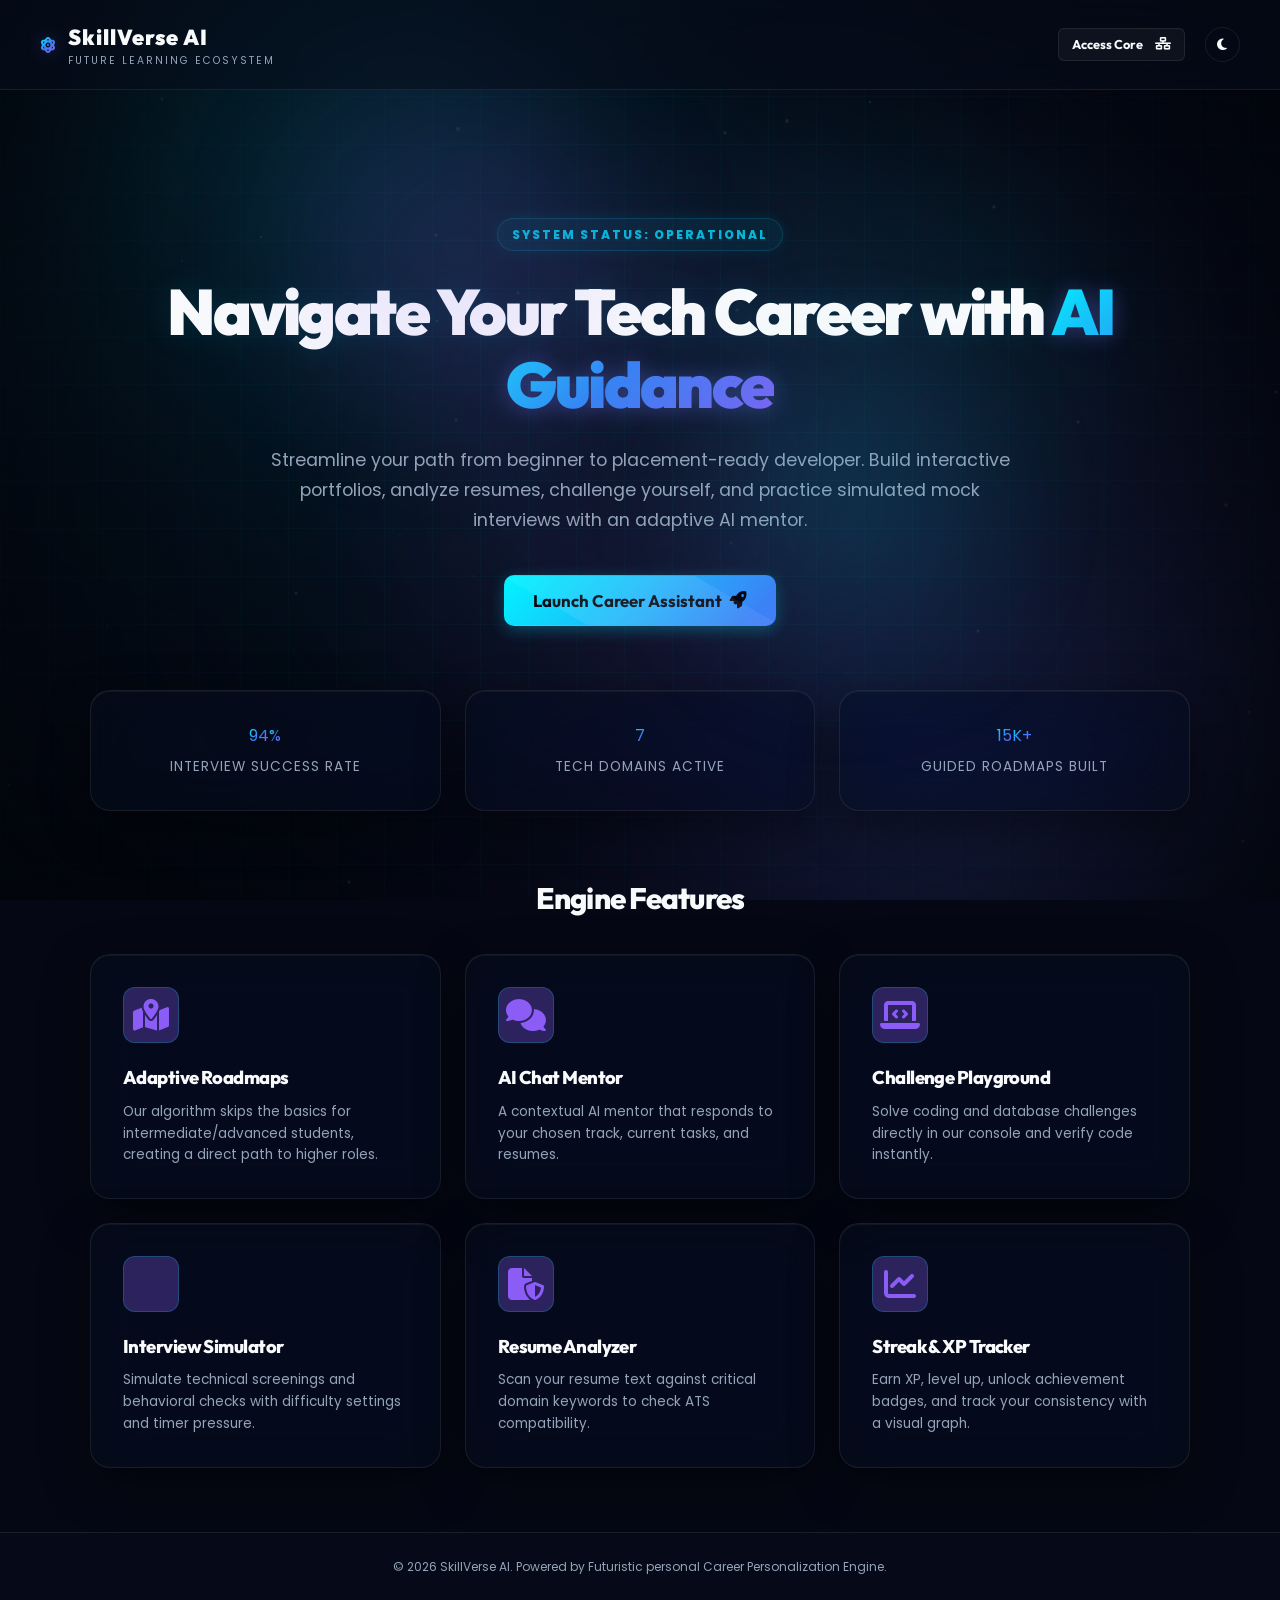
<file: index.html>
<!DOCTYPE html>
<html lang="en" data-theme="dark">
<head>
    <meta charset="UTF-8">
    <meta name="viewport" content="width=device-width, initial-scale=1.0">
    <title>SkillVerse AI - Futuristic Career Guidance Platform</title>
    <!-- Google Fonts -->
    <link rel="preconnect" href="https://fonts.googleapis.com">
    <link rel="preconnect" href="https://fonts.gstatic.com" crossorigin>
    <link href="https://fonts.googleapis.com/css2?family=Fira+Code:wght@400;500&family=Inter:wght@300;400;500;600;700&family=Outfit:wght@400;500;600;700;800;900&display=swap" rel="stylesheet">
    <!-- FontAwesome Icons -->
    <link rel="stylesheet" href="https://cdnjs.cloudflare.com/ajax/libs/font-awesome/6.4.0/css/all.min.css">
    <!-- Custom CSS -->
    <link rel="stylesheet" href="styles.css">
</head>
<body>
    <!-- App Authentication Manager -->
    <script src="auth.js"></script>

    <!-- Toast Notifications Container -->
    <div id="toast-container" class="toast-container"></div>

    <!-- App Container -->
    <div id="app" class="app-container">
        
        <!-- Header -->
        <header class="app-header">
            <div class="header-logo" onclick="window.location.href='index.html'">
                <i class="fa-solid fa-atom logo-icon"></i>
                <div class="logo-text">
                    <span class="logo-brand">SkillVerse AI</span>
                    <span class="logo-tagline">Future Learning Ecosystem</span>
                </div>
            </div>
            <div class="header-actions">
                <!-- Streak Tracker Badge -->
                <div id="global-streak-badge" class="streak-badge hidden" title="Learning Streak">
                    <i class="fa-solid fa-fire fire-icon"></i>
                    <span id="global-streak-count">1</span> Day
                </div>
                <!-- XP Tracker Badge -->
                <div id="global-xp-badge" class="xp-badge hidden" title="Experience Points">
                    <i class="fa-solid fa-shield-halved xp-icon"></i>
                    <span id="global-xp-text">0 XP</span>
                </div>
                <!-- User Profile Badge / Login Button -->
                <a href="login.html" id="header-auth-btn" class="btn btn-secondary btn-sm">
                    Access Core <i class="fa-solid fa-network-wired" style="margin-left: 0.25rem;"></i>
                </a>
                <a href="dashboard.html" id="header-user-badge" class="user-badge hidden">
                    <i class="fa-solid fa-user-astronaut"></i>
                    <span id="user-badge-name">Student</span>
                    <span id="user-badge-level" class="level-tag">Beginner</span>
                </a>
                <!-- Light/Dark Mode Switcher -->
                <button id="theme-toggle" class="theme-toggle-btn" aria-label="Toggle Theme">
                    <i class="fa-solid fa-moon"></i>
                </button>
            </div>
        </header>

        <!-- Main Workspace -->
        <main class="app-main">

            <!-- LANDING PAGE SECTION -->
            <section id="landing-section" class="landing-container">
                <div class="landing-hero text-center">
                    <div class="glow-sphere sphere-1"></div>
                    <div class="glow-sphere sphere-2"></div>
                    
                    <span class="neon-tagline">System Status: Operational</span>
                    <h1 class="landing-title">Navigate Your Tech Career with <span class="neon-gradient-text">AI Guidance</span></h1>
                    <p class="landing-subtitle">Streamline your path from beginner to placement-ready developer. Build interactive portfolios, analyze resumes, challenge yourself, and practice simulated mock interviews with an adaptive AI mentor.</p>
                    
                    <div class="landing-actions">
                        <button id="btn-launch-terminal" class="btn btn-primary btn-lg glow-btn">
                            Launch Career Assistant <i class="fa-solid fa-rocket"></i>
                        </button>
                    </div>
                </div>

                <!-- Stats Section -->
                <div class="landing-stats-grid">
                    <div class="stat-card glass-panel">
                        <span class="stat-num counter" data-target="94">0</span><span class="stat-num">%</span>
                        <p class="stat-label">Interview Success Rate</p>
                    </div>
                    <div class="stat-card glass-panel">
                        <span class="stat-num counter" data-target="7">0</span>
                        <p class="stat-label">Tech Domains Active</p>
                    </div>
                    <div class="stat-card glass-panel">
                        <span class="stat-num counter" data-target="15">0</span><span class="stat-num">K+</span>
                        <p class="stat-label">Guided Roadmaps Built</p>
                    </div>
                </div>

                <!-- Feature Grid -->
                <h3 class="landing-section-title text-center">Engine Features</h3>
                <div class="landing-features-grid">
                    <div class="feature-card glass-panel">
                        <div class="feature-icon"><i class="fa-solid fa-map-location-dot"></i></div>
                        <h4>Adaptive Roadmaps</h4>
                        <p>Our algorithm skips the basics for intermediate/advanced students, creating a direct path to higher roles.</p>
                    </div>
                    <div class="feature-card glass-panel">
                        <div class="feature-icon"><i class="fa-solid fa-comments"></i></div>
                        <h4>AI Chat Mentor</h4>
                        <p>A contextual AI mentor that responds to your chosen track, current tasks, and resumes.</p>
                    </div>
                    <div class="feature-card glass-panel">
                        <div class="feature-icon"><i class="fa-solid fa-laptop-code"></i></div>
                        <h4>Challenge Playground</h4>
                        <p>Solve coding and database challenges directly in our console and verify code instantly.</p>
                    </div>
                    <div class="feature-card glass-panel">
                        <div class="feature-icon"><i class="fa-solid fa-shield-check"></i></div>
                        <h4>Interview Simulator</h4>
                        <p>Simulate technical screenings and behavioral checks with difficulty settings and timer pressure.</p>
                    </div>
                    <div class="feature-card glass-panel">
                        <div class="feature-icon"><i class="fa-solid fa-file-shield"></i></div>
                        <h4>Resume Analyzer</h4>
                        <p>Scan your resume text against critical domain keywords to check ATS compatibility.</p>
                    </div>
                    <div class="feature-card glass-panel">
                        <div class="feature-icon"><i class="fa-solid fa-chart-line"></i></div>
                        <h4>Streak & XP Tracker</h4>
                        <p>Earn XP, level up, unlock achievement badges, and track your consistency with a visual graph.</p>
                    </div>
                </div>
            </section>
        </main>

        <!-- Footer -->
        <footer class="app-footer">
            <p>© 2026 SkillVerse AI. Powered by Futuristic personal Career Personalization Engine.</p>
        </footer>
    </div>

    <!-- Scripts -->
    <script>
        // Theme Toggle Logic
        const toggleBtn = document.getElementById("theme-toggle");
        const savedTheme = localStorage.getItem("skillverse_theme") || "dark";
        document.documentElement.setAttribute("data-theme", savedTheme);
        updateThemeIcon(savedTheme);
        
        toggleBtn.addEventListener("click", () => {
            const currentTheme = document.documentElement.getAttribute("data-theme");
            const newTheme = currentTheme === "dark" ? "light" : "dark";
            document.documentElement.setAttribute("data-theme", newTheme);
            localStorage.setItem("skillverse_theme", newTheme);
            updateThemeIcon(newTheme);
        });

        function updateThemeIcon(theme) {
            const icon = toggleBtn.querySelector("i");
            if (theme === "dark") {
                icon.className = "fa-solid fa-moon";
            } else {
                icon.className = "fa-solid fa-sun";
            }
        }

        // Stats Counters Animation
        const counters = document.querySelectorAll(".counter");
        counters.forEach(counter => {
            const target = parseInt(counter.getAttribute("data-target"), 10);
            let current = 0;
            const increment = target / 50;
            const update = () => {
                current += increment;
                if (current < target) {
                    counter.textContent = String(Math.ceil(current));
                    setTimeout(update, 20);
                } else {
                    counter.textContent = String(target);
                }
            };
            update();
        });

        // Initialize header states based on auth
        document.addEventListener("DOMContentLoaded", () => {
            const user = Auth.getCurrentUser();
            const loginBtn = document.getElementById("header-auth-btn");
            const userBadge = document.getElementById("header-user-badge");
            const streakBadge = document.getElementById("global-streak-badge");
            const xpBadge = document.getElementById("global-xp-badge");

            if (user) {
                // Logged in
                loginBtn.classList.add("hidden");
                
                userBadge.classList.remove("hidden");
                document.getElementById("user-badge-name").textContent = user.name || "Student";
                document.getElementById("user-badge-level").textContent = user.knowledgeLevel ? user.knowledgeLevel.charAt(0).toUpperCase() + user.knowledgeLevel.slice(1) : "Beginner";
                
                streakBadge.classList.remove("hidden");
                document.getElementById("global-streak-count").textContent = String(user.streak || 1);
                
                xpBadge.classList.remove("hidden");
                document.getElementById("global-xp-text").textContent = (user.xp || 0) + " XP";
            } else {
                // Not logged in
                loginBtn.classList.remove("hidden");
                userBadge.classList.add("hidden");
                streakBadge.classList.add("hidden");
                xpBadge.classList.add("hidden");
            }

            // Launch Terminal CTA Handler
            document.getElementById("btn-launch-terminal").addEventListener("click", () => {
                if (Auth.isAuthenticated()) {
                    if (Auth.isOnboarded()) {
                        window.location.href = "dashboard.html";
                    } else {
                        window.location.href = "onboarding.html";
                    }
                } else {
                    window.location.href = "login.html";
                }
            });
        });
    </script>
</body>
</html>
</file>
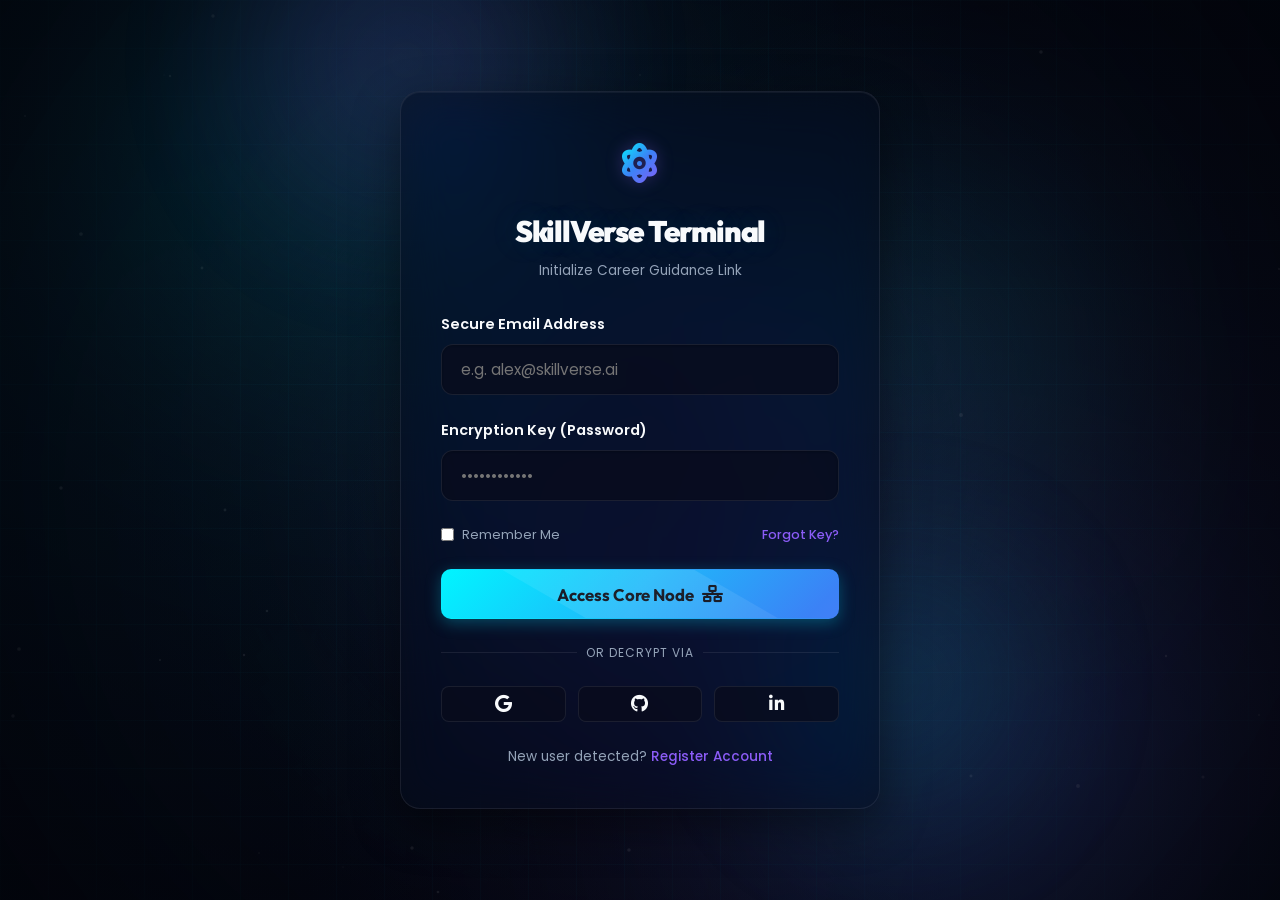
<file: dashboard.html>
<!DOCTYPE html>
<html lang="en" data-theme="dark">
<head>
    <meta charset="UTF-8">
    <meta name="viewport" content="width=device-width, initial-scale=1.0">
    <title>SkillVerse AI - Personalized Career Guidance Terminal</title>
    <!-- Google Fonts -->
    <link rel="preconnect" href="https://fonts.googleapis.com">
    <link rel="preconnect" href="https://fonts.gstatic.com" crossorigin>
    <link href="https://fonts.googleapis.com/css2?family=Fira+Code:wght@400;500&family=Inter:wght@300;400;500;600;700&family=Outfit:wght@400;500;600;700;800;900&display=swap" rel="stylesheet">
    <!-- FontAwesome Icons -->
    <link rel="stylesheet" href="https://cdnjs.cloudflare.com/ajax/libs/font-awesome/6.4.0/css/all.min.css">
    <!-- Custom CSS -->
    <link rel="stylesheet" href="styles.css">
</head>
<body>
    <!-- App Authentication Redirection Guard -->
    <script src="auth.js"></script>

    <!-- Toast Notifications Container -->
    <div id="toast-container" class="toast-container"></div>

    <!-- App Container -->
    <div id="app" class="app-container">
        
        <!-- Header -->
        <header class="app-header">
            <div class="header-logo" onclick="window.location.href='dashboard.html'">
                <i class="fa-solid fa-atom logo-icon"></i>
                <div class="logo-text">
                    <span class="logo-brand">SkillVerse AI</span>
                    <span class="logo-tagline">Future Learning Ecosystem</span>
                </div>
            </div>
            <div class="header-actions">
                <!-- Streak Tracker Badge -->
                <div id="global-streak-badge" class="streak-badge" title="Learning Streak">
                    <i class="fa-solid fa-fire fire-icon"></i>
                    <span id="global-streak-count">1</span> Day
                </div>
                <!-- XP Tracker Badge -->
                <div id="global-xp-badge" class="xp-badge" title="Experience Points">
                    <i class="fa-solid fa-shield-halved xp-icon"></i>
                    <span id="global-xp-text">0 XP</span>
                </div>
                <!-- User Profile Badge -->
                <a href="profile.html" id="user-badge" class="user-badge" title="View Profile Node">
                    <i class="fa-solid fa-user-astronaut"></i>
                    <span id="user-badge-name">Student</span>
                    <span id="user-badge-level" class="level-tag">Beginner</span>
                </a>
                <!-- Light/Dark Mode Switcher -->
                <button id="theme-toggle" class="theme-toggle-btn" aria-label="Toggle Theme">
                    <i class="fa-solid fa-moon"></i>
                </button>
            </div>
        </header>

        <!-- Main Workspace -->
        <main class="app-main">

            <!-- DASHBOARD CONTAINER -->
            <div class="dashboard-container">
                
                <!-- Sidebar Grid (Checklists & Navigation Tabs) -->
                <aside class="dashboard-sidebar glass-panel">
                    
                    <!-- Selected Domain Header -->
                    <div class="sidebar-domain-header">
                        <div class="domain-avatar" id="sidebar-domain-icon">
                            <i class="fa-solid fa-chart-column"></i>
                        </div>
                        <div class="domain-names">
                            <h3 id="sidebar-domain-title">Domain Title</h3>
                            <span class="change-domain-btn" id="change-domain-link" onclick="window.location.href='onboarding.html'"><i class="fa-solid fa-rotate-left"></i> Re-Onboard</span>
                        </div>
                    </div>

                    <!-- Progress Tracker Widget -->
                    <div class="sidebar-progress-card">
                        <div class="progress-details">
                            <span class="progress-label">Milestones Completed</span>
                            <span id="overall-progress-text" class="progress-percent">0%</span>
                        </div>
                        <div class="progress-bar-container">
                            <div id="overall-progress-bar" class="progress-bar-fill" style="width: 0%"></div>
                        </div>
                        
                        <!-- Mini XP indicator inside sidebar -->
                        <div class="sidebar-xp-bar-container" style="margin-top: 0.75rem;">
                            <div class="progress-details" style="font-size: 0.75rem; margin-bottom: 0.15rem;">
                                <span class="progress-label" style="opacity: 0.8;">Level <span id="sidebar-xp-level">1</span></span>
                                <span id="sidebar-xp-text" class="progress-percent">0 / 500 XP</span>
                            </div>
                            <div class="progress-bar-container" style="height: 5px;">
                                <div id="sidebar-xp-progress" class="progress-bar-fill xp-fill-gradient" style="width: 0%; height: 5px;"></div>
                            </div>
                        </div>
                    </div>

                    <!-- Sidebar Navigation Tabs -->
                    <nav class="sidebar-tabs-nav">
                        <button class="tab-nav-btn active" data-tab="roadmap">
                            <i class="fa-solid fa-compass-drafting"></i> <span>Personalized Roadmap</span>
                        </button>
                        <button class="tab-nav-btn" data-tab="planner">
                            <i class="fa-solid fa-calendar-check"></i> <span>Weekly Planner</span>
                        </button>
                        <button class="tab-nav-btn" data-tab="mentor-chat">
                            <i class="fa-solid fa-comments"></i> <span>AI Chatbot Assistant</span>
                            <span class="chat-status-pulse"></span>
                        </button>
                        <button class="tab-nav-btn" data-tab="playground">
                            <i class="fa-solid fa-terminal"></i> <span>Challenge Playground</span>
                        </button>
                        <button class="tab-nav-btn" data-tab="placement">
                            <i class="fa-solid fa-file-signature"></i> <span>Resume Scorecard</span>
                        </button>
                        <button class="tab-nav-btn" data-tab="profile" onclick="window.location.href='profile.html'">
                            <i class="fa-solid fa-sliders"></i> <span>Profile & Settings</span>
                        </button>
                    </nav>

                    <!-- Steps Checklist Area -->
                    <div class="sidebar-checklist-box">
                        <h4>Roadmap Checkpoints</h4>
                        <div id="sidebar-checklist-items" class="checklist-items-scroll">
                            <!-- Populated dynamically -->
                        </div>
                    </div>
                </aside>

                <!-- Core Content Panels -->
                <div class="dashboard-content">
                    
                    <!-- TAB 1: ADAPTIVE ROADMAP & DETAILS -->
                    <div class="tab-pane active" id="tab-roadmap">
                        <div class="pane-header">
                            <div>
                                <h2 id="roadmap-path-title">Career Path</h2>
                                <p id="roadmap-path-subtitle">A personalized pathway designed for your speed and constraints.</p>
                            </div>
                            <div class="meta-badges">
                                <span class="meta-badge"><i class="fa-solid fa-clock"></i> <span id="roadmap-time">3-5 Months</span></span>
                                <span class="meta-badge"><i class="fa-solid fa-code"></i> Language: <span id="roadmap-language">Python</span></span>
                            </div>
                        </div>

                        <!-- Top Level Overview Panel -->
                        <div class="roadmap-overview-grid">
                            <div class="overview-box glass-panel">
                                <div class="box-icon"><i class="fa-solid fa-circle-question"></i></div>
                                <h4>What is this domain?</h4>
                                <p id="roadmap-domain-desc">Target description.</p>
                            </div>
                            <div class="overview-box glass-panel">
                                <div class="box-icon"><i class="fa-solid fa-brain"></i></div>
                                <h4>Core Concepts</h4>
                                <ul id="roadmap-concepts-list" class="concept-bullet-list">
                                    <!-- Dynamic -->
                                </ul>
                            </div>
                            <div class="overview-box glass-panel">
                                <div class="box-icon"><i class="fa-solid fa-screwdriver-wrench"></i></div>
                                <h4>Required Tools</h4>
                                <div id="roadmap-tools-list" class="tools-tags-container">
                                    <!-- Dynamic -->
                                </div>
                            </div>
                        </div>

                        <!-- AI Personal Mentor Hub Card -->
                        <div id="ai-mentor-guidance-card" class="glass-panel mentor-guidance-card" style="margin-bottom: 2rem;">
                            <div class="mentor-header-row">
                                <div class="mentor-avatar-circle">
                                    <i class="fa-solid fa-user-astronaut"></i>
                                    <span class="pulse-ring"></span>
                                </div>
                                <div class="mentor-title-col">
                                    <h4 id="mentor-title-name">AI Career Mentor</h4>
                                    <span id="mentor-title-tagline" class="mentor-tagline">Futuristic Personal Advisor</span>
                                </div>
                                <button id="btn-quick-chat-mentor" class="btn btn-secondary btn-sm" style="margin-left: auto;"><i class="fa-solid fa-comments"></i> Chat with Mentor</button>
                            </div>
                            <div class="mentor-body-content">
                                <div class="mentor-bubble">
                                    <p id="mentor-guidance-bubble-text">Booting mentoring matrix. Evaluating student knowledge tier and portfolio readiness levels...</p>
                                </div>
                                <div id="mentor-adaptive-badges" class="mentor-adaptive-badges-row">
                                    <!-- Populated dynamically -->
                                </div>
                            </div>
                        </div>

                        <!-- AI Mentor Briefing & Domain Insights -->
                        <div class="glass-panel briefing-panel" style="margin-bottom: 2rem; padding: 1.5rem; text-align: left;">
                            <div class="briefing-header" style="display: flex; align-items: center; gap: 0.75rem; border-bottom: 1px dashed var(--border-panel); padding-bottom: 0.75rem; margin-bottom: 1rem; cursor: pointer;" id="btn-toggle-briefing">
                                <i class="fa-solid fa-graduation-cap text-cyan" style="font-size: 1.5rem;"></i>
                                <h3 style="margin: 0; font-family: 'Outfit', sans-serif; font-size: 1.15rem; color: var(--text-main);">AI Mentor Deep-Dive Briefing</h3>
                                <span style="margin-left: auto; color: var(--text-sub); font-size: 0.85rem;" id="briefing-toggle-icon"><i class="fa-solid fa-chevron-down"></i> Expand Guide</span>
                            </div>
                            <div id="briefing-content-container" class="hidden" style="transition: all 0.3s ease;">
                                <div class="briefing-grid" style="display: grid; grid-template-columns: repeat(auto-fit, minmax(260px, 1fr)); gap: 1.25rem;">
                                    <div class="briefing-box">
                                        <h5 style="color: var(--secondary); margin-bottom: 0.5rem; font-size: 0.95rem; font-family: 'Outfit', sans-serif;"><i class="fa-solid fa-language"></i> Language & Tools First</h5>
                                        <p id="brief-lang-tools" style="font-size: 0.85rem; color: var(--text-sub); line-height: 1.4; margin: 0;"></p>
                                    </div>
                                    <div class="briefing-box">
                                        <h5 style="color: var(--primary); margin-bottom: 0.5rem; font-size: 0.95rem; font-family: 'Outfit', sans-serif;"><i class="fa-solid fa-cubes"></i> Core Skills Required</h5>
                                        <div id="brief-skills-list" style="display: flex; flex-wrap: wrap; gap: 0.35rem;"></div>
                                    </div>
                                    <div class="briefing-box">
                                        <h5 style="color: var(--success); margin-bottom: 0.5rem; font-size: 0.95rem; font-family: 'Outfit', sans-serif;"><i class="fa-solid fa-diagram-project"></i> Project Recommendations</h5>
                                        <ul id="brief-projects-list" style="font-size: 0.85rem; color: var(--text-sub); padding-left: 1.1rem; line-height: 1.4; display: flex; flex-direction: column; gap: 0.35rem; margin: 0;"></ul>
                                    </div>
                                    <div class="briefing-box">
                                        <h5 style="color: var(--cyan-glow); margin-bottom: 0.5rem; font-size: 0.95rem; font-family: 'Outfit', sans-serif;"><i class="fa-solid fa-clipboard-question"></i> Placement & Practice Strategy</h5>
                                        <p id="brief-placement-strategy" style="font-size: 0.85rem; color: var(--text-sub); line-height: 1.4; margin-bottom: 0.5rem;"></p>
                                        <div style="font-size: 0.8rem; color: var(--text-sub);">
                                            <strong>Where to practice:</strong> <span id="brief-practice-platforms" style="color: var(--secondary);"></span>
                                        </div>
                                    </div>
                                </div>
                            </div>
                        </div>

                        <!-- Step-By-Step Interactive Timeline -->
                        <h3 class="section-divider-title">Milestone Timeline</h3>
                        
                        <!-- Skipped notification for pre-existing skills -->
                        <div id="adaptive-skills-notification" class="info-alert hidden">
                            <div class="alert-icon"><i class="fa-solid fa-wand-magic-sparkles"></i></div>
                            <div class="alert-text">
                                <strong>AI Adaptation Engine Active:</strong> We configured skipped checkpoints based on your active skills (<span id="detected-skills-list">Excel</span>). Beginner tasks are pre-checked so you can start where it matters!
                            </div>
                        </div>

                        <div class="timeline-container" id="roadmap-timeline-steps">
                            <!-- Roadmap timeline cards populated by JS -->
                        </div>
                    </div>

                    <!-- TAB 2: DAILY/WEEKLY STUDY PLANNER -->
                    <div class="tab-pane" id="tab-planner">
                        <div class="pane-header">
                            <div>
                                <h2>Weekly Learning Planner</h2>
                                <p>A structured day-by-day sequence tailored to fit your goals.</p>
                            </div>
                        </div>

                        <div class="planner-wrapper">
                            <!-- Toggle View -->
                            <div class="planner-navigation glass-panel">
                                <button class="btn btn-secondary planner-toggle active" data-view="weekly">Weekly Milestones</button>
                                <button class="btn btn-secondary planner-toggle" data-view="daily">Daily Schedule Checklist</button>
                            </div>

                            <!-- Weekly View Panel -->
                            <div id="planner-weekly-view" class="planner-view-pane active">
                                <div class="weekly-cards-timeline" id="weekly-plan-cards">
                                    <!-- Dynamic content -->
                                </div>
                            </div>

                            <!-- Daily View Panel -->
                            <div id="planner-daily-view" class="planner-view-pane">
                                <!-- AI Mentor Daily Strategy Card -->
                                <div class="glass-panel mentor-strategy-card" style="margin-bottom: 1.5rem; padding: 1.5rem; border-color: rgba(34, 211, 238, 0.15); background: linear-gradient(135deg, var(--input-bg), rgba(34, 211, 238, 0.02)); text-align: left;">
                                    <div style="display: flex; align-items: center; gap: 0.75rem; border-bottom: 1px dashed var(--border-panel); padding-bottom: 0.5rem; margin-bottom: 1rem;">
                                        <i class="fa-solid fa-lightbulb text-cyan" style="font-size: 1.25rem;"></i>
                                        <h4 style="margin: 0; font-family: 'Outfit', sans-serif; font-size: 1rem; color: var(--text-main);">AI Mentor Daily Learning Strategy</h4>
                                    </div>
                                    <div id="mentor-daily-plan-text" style="font-size: 0.85rem; color: var(--text-sub); line-height: 1.5;">
                                        <!-- Populated dynamically -->
                                    </div>
                                </div>

                                <div class="daily-schedule-card glass-panel">
                                    <div class="schedule-header">
                                        <h3>Recommended Daily Planner</h3>
                                        <span class="badge badge-success">3 Hours/Day Study</span>
                                    </div>
                                    <div class="schedule-timeline" id="daily-plan-items">
                                        <!-- Dynamic content -->
                                    </div>
                                </div>
                            </div>
                        </div>

                        <!-- Free Platforms and YouTube Recommendations -->
                        <h3 class="section-divider-title">Free Study Resources</h3>
                        <div class="resources-grid">
                            <div class="resource-card glass-panel">
                                <div class="res-card-header">
                                    <i class="fa-solid fa-graduation-cap"></i>
                                    <h4>Recommended Platforms</h4>
                                </div>
                                <div id="planner-platforms-list" class="resource-grid-cards">
                                    <!-- Dynamic -->
                                </div>
                            </div>
                            <div class="resource-card glass-panel">
                                <div class="res-card-header">
                                    <i class="fa-brands fa-youtube text-red"></i>
                                    <h4>Top YouTube Mentors</h4>
                                </div>
                                <div id="planner-youtube-list" class="youtube-grid-cards">
                                    <!-- Dynamic -->
                                </div>
                            </div>
                        </div>
                    </div>

                    <!-- TAB 3: AI PERSONAL MENTOR CHAT -->
                    <div class="tab-pane" id="tab-mentor-chat">
                        <div class="pane-header">
                            <div>
                                <h2>AI Chatbot Assistant</h2>
                                <p>Your automated personal mentor. Ask coding syntax questions, explain milestones, or request portfolio tips.</p>
                            </div>
                        </div>

                        <div class="chat-container-layout glass-panel">
                            <!-- Chat Sidebar (Active Mentor Profile) -->
                            <div class="chat-mentor-profile">
                                <div class="mentor-avatar-big">
                                    <i class="fa-solid fa-atom"></i>
                                    <span class="status-dot online"></span>
                                </div>
                                <h3 id="chat-mentor-name">SkillVerse AI Assistant</h3>
                                <p class="mentor-role">Your Smart Coding & Career Companion</p>
                                <span class="mentor-badge" id="chat-mentor-specialty">Specialty: Full Stack Engineering</span>

                                <hr class="divider">

                                <div class="mentor-prompt-suggestions">
                                    <h4>Suggested Prompts:</h4>
                                    <button class="chip prompt-chip">Explain my current step</button>
                                    <button class="chip prompt-chip">Suggest a beginner project</button>
                                    <button class="chip prompt-chip">Where can I practice code?</button>
                                    <button class="chip prompt-chip">How do I prepare for interviews?</button>
                                </div>
                            </div>

                            <!-- Chat Main Workspace -->
                            <div class="chat-messages-box">
                                <div class="messages-scroll" id="chat-messages-container">
                                    <!-- Welcoming messages render here -->
                                </div>
                                <div class="chat-input-area">
                                    <input type="text" id="chat-user-message" placeholder="Type a message to your mentor..." aria-label="Type message">
                                    <button id="btn-send-message" class="btn btn-primary btn-icon"><i class="fa-solid fa-paper-plane"></i></button>
                                </div>
                            </div>
                        </div>
                    </div>

                    <!-- TAB 4: CODE & SQL PRACTICE PLAYGROUND -->
                    <div class="tab-pane" id="tab-playground">
                        <div class="pane-header">
                            <div>
                                <h2>Challenge Playground</h2>
                                <p>Complete hands-on database or script challenges to verify your skill tags and earn <strong class="text-orange">+100 XP</strong>!</p>
                            </div>
                        </div>

                        <div class="playground-layout">
                            <!-- Task Selection list -->
                            <div class="playground-challenges-sidebar glass-panel">
                                <h3>Coding Challenges</h3>
                                <div class="challenges-list" id="playground-challenges-list">
                                    <!-- Populated dynamically -->
                                </div>
                            </div>

                            <!-- Editor and Terminal Area -->
                            <div class="playground-editor-workspace">
                                <div class="challenge-instruction-card glass-panel" id="playground-instruction-pane">
                                    <!-- Dynamic instruction details -->
                                </div>

                                <div class="editor-pane glass-panel">
                                    <div class="editor-header">
                                        <span class="editor-title"><i class="fa-solid fa-code"></i> Editor Workspace</span>
                                        <div class="lang-selector-group">
                                            <select id="playground-lang-select" class="select-dropdown">
                                                <option value="javascript">JavaScript</option>
                                                <option value="python">Python</option>
                                                <option value="html">HTML/CSS</option>
                                                <option value="sql">SQL</option>
                                                <option value="java">Java</option>
                                                <option value="c">C</option>
                                                <option value="cpp">C++</option>
                                                <option value="typescript">TypeScript</option>
                                                <option value="php">PHP</option>
                                                <option value="go">Go</option>
                                                <option value="rust">Rust</option>
                                            </select>
                                            <button class="btn btn-secondary btn-sm" id="btn-reset-code" title="Reset Starter Code"><i class="fa-solid fa-arrow-rotate-left"></i></button>
                                        </div>
                                    </div>
                                    <textarea id="playground-code-area" class="code-textarea" spellcheck="false"></textarea>
                                </div>

                                <div class="terminal-pane glass-panel">
                                    <div class="terminal-header">
                                        <span class="terminal-title"><i class="fa-solid fa-terminal"></i> Output Console</span>
                                        <div style="display: flex; gap: 0.5rem;">
                                            <button class="btn btn-secondary btn-sm" id="btn-run-code"><i class="fa-solid fa-play"></i> Run Code</button>
                                            <button class="btn btn-success btn-sm" id="btn-submit-code"><i class="fa-solid fa-cloud-arrow-up"></i> Submit Solution</button>
                                        </div>
                                    </div>
                                    
                                    <!-- HTML live preview target frame -->
                                    <div id="html-preview-box" class="live-preview-container hidden">
                                        <iframe id="live-iframe-display" class="live-preview-iframe"></iframe>
                                    </div>

                                    <!-- SQL query results display container -->
                                    <div id="sql-results-box" class="sql-results-table-container hidden">
                                        <!-- Injected by script -->
                                    </div>

                                    <div id="playground-terminal-output" class="terminal-output">
                                        Console initialized. Select language and run scripts...
                                    </div>

                                    <!-- Test case checks validations pane -->
                                    <div class="test-cases-dashboard-box">
                                        <h4>Test Case Validations</h4>
                                        <div class="test-cases-grid" id="playground-test-cases-list">
                                            <div class="test-case-item" id="test-case-1">
                                                <span>Test Case 1</span>
                                                <span class="test-case-status-dot failed">✕</span>
                                            </div>
                                            <div class="test-case-item" id="test-case-2">
                                                <span>Test Case 2</span>
                                                <span class="test-case-status-dot failed">✕</span>
                                            </div>
                                        </div>
                                    </div>
                                </div>
                            </div>
                        </div>
                    </div>

                    <!-- TAB 5: PLACEMENT & INTERVIEW PREPARATION -->
                    <div class="tab-pane" id="tab-placement">
                        <div class="pane-header">
                            <div>
                                <h2>Resume Scorecard Matcher</h2>
                                <p>Evaluate your profile match rate and verify key domain-specific keywords for placement readiness.</p>
                            </div>
                        </div>

                        <div class="placement-grid">
                            
                            <!-- Resume Optimizer Checklist -->
                            <div class="placement-card glass-panel">
                                <div class="card-title-bar">
                                    <i class="fa-solid fa-file-signature"></i>
                                    <h3>Resume Scorecard Matcher</h3>
                                </div>
                                <p class="card-desc">Keywords match rate check against target profiles. Compare resume against target role.</p>
                                
                                <div class="resume-score-widget">
                                    <div class="radial-progress" style="--percent: 0;" id="resume-score-ring">
                                        <span id="resume-score-value">0%</span>
                                    </div>
                                    <div class="score-details">
                                        <h4>Match Rating: <span id="resume-score-rating-text" class="text-red">Unscanned</span></h4>
                                        <p>Select target role and drag & drop your CV below to run analysis.</p>
                                    </div>
                                </div>

                                <div class="form-group" style="border-top:1px dashed var(--border-panel); padding-top:1.25rem; display: flex; flex-direction: column; gap: 1rem;">
                                    <div class="form-group" style="margin: 0; text-align: left;">
                                        <label class="form-label" style="font-size: 0.85rem;"><i class="fa-solid fa-user-tie"></i> Target Career Role</label>
                                        <select id="resume-role-select" class="form-input" style="padding: 0.5rem; font-size: 0.9rem;">
                                            <option value="data_analyst">Data Analyst</option>
                                            <option value="data_scientist">Data Scientist</option>
                                            <option value="cloud_engineer">Cloud Engineer</option>
                                            <option value="frontend_developer">Frontend Developer</option>
                                            <option value="backend_developer">Backend Developer</option>
                                            <option value="product_manager">Product Manager</option>
                                            <option value="ai_engineer">AI Engineer</option>
                                        </select>
                                    </div>
                                    
                                    <label class="form-label" style="margin: 0;"><i class="fa-solid fa-file-signature"></i> Paste Resume Text</label>
                                    <textarea id="resume-text-input" class="code-textarea" placeholder="Paste or type your resume text here to analyze keyword compatibility..." style="height: 120px; font-family: inherit; font-size: 0.85rem; padding: 0.75rem; background: var(--input-bg); border: 1px solid var(--border-panel); color: var(--text-main); border-radius: 8px; resize: vertical; outline: none; transition: border-color 0.3s;" spellcheck="false"></textarea>
                                    
                                    <button type="button" id="btn-scan-resume" class="btn btn-primary" style="width: 100%;"><i class="fa-solid fa-magnifying-glass-chart"></i> Run Resume Scorecard</button>
                                </div>

                                <div id="scan-loader" class="scan-loader hidden" style="margin-top: 1rem; display: flex; flex-direction: column; align-items: center; gap: 0.5rem; background: var(--input-bg); padding: 1rem; border-radius: 8px; border: 1px solid var(--border-panel);">
                                    <div class="spinner" style="border: 3px solid rgba(255,255,255,0.05); border-top: 3px solid var(--secondary); border-radius: 50%; width: 26px; height: 26px; animation: spin 1s linear infinite;"></div>
                                    <span id="scan-loader-text" style="font-family: monospace; font-size: 0.75rem; color: var(--secondary);">Analyzing CV contents...</span>
                                    <div class="progress-bar-container" style="height: 4px; width: 100%; max-width: 200px; background: rgba(255,255,255,0.05); border-radius: 2px; overflow: hidden;"><div id="scan-progress-fill" class="progress-bar-fill" style="width: 0%; background: var(--secondary); height: 100%; transition: width 0.3s ease;"></div></div>
                                </div>

                                <!-- ATS Analysis Results Dashboard (Hidden until scanned) -->
                                <div id="resume-report-dashboard" class="hidden" style="margin-top: 1.5rem; border-top: 1px dashed var(--border-panel); padding-top: 1.5rem; display: flex; flex-direction: column; gap: 1.25rem; text-align: left;">
                                    <div style="display: flex; justify-content: space-between; align-items: center;">
                                        <h4 style="color: var(--cyan-glow); margin: 0; font-family: 'Sora', sans-serif; font-size: 0.9rem;"><i class="fa-solid fa-square-poll-vertical"></i> ATS Analysis Report</h4>
                                        <span id="resume-strength-badge" class="badge badge-warning" style="font-size: 0.7rem; padding: 0.2rem 0.5rem;">Fair</span>
                                    </div>
                                    
                                    <div style="display: grid; grid-template-columns: 1fr 1fr; gap: 0.75rem;">
                                        <!-- Missing Skills -->
                                        <div class="glass-panel" style="padding: 0.75rem; border-radius: 8px; background: rgba(239, 68, 68, 0.05); border: 1px solid rgba(239, 68, 68, 0.15);">
                                            <h5 style="color: var(--danger); font-size: 0.8rem; margin-bottom: 0.4rem; font-weight:600;"><i class="fa-solid fa-circle-xmark"></i> Missing Skills</h5>
                                            <ul id="resume-missing-skills" style="list-style: none; padding-left: 0; font-size: 0.75rem; display: flex; flex-wrap: wrap; gap: 0.35rem; margin: 0;">
                                                <!-- Filled dynamically -->
                                            </ul>
                                        </div>
                                        
                                        <!-- Recommended Skills -->
                                        <div class="glass-panel" style="padding: 0.75rem; border-radius: 8px; background: rgba(34, 211, 238, 0.05); border: 1px solid rgba(34, 211, 238, 0.15);">
                                            <h5 style="color: var(--cyan-glow); font-size: 0.8rem; margin-bottom: 0.4rem; font-weight:600;"><i class="fa-solid fa-lightbulb"></i> Recommended</h5>
                                            <ul id="resume-recommended-skills" style="list-style: none; padding-left: 0; font-size: 0.75rem; display: flex; flex-wrap: wrap; gap: 0.35rem; margin: 0;">
                                                <!-- Filled dynamically -->
                                            </ul>
                                        </div>
                                    </div>
                                    
                                    <!-- Suggested Improvements -->
                                    <div class="glass-panel" style="padding: 0.75rem; border-radius: 8px; background: var(--input-bg); border: 1px solid var(--border-panel);">
                                        <h5 style="color: var(--primary); font-size: 0.8rem; margin-bottom: 0.4rem; font-weight:600;"><i class="fa-solid fa-list-check"></i> Suggested Improvements</h5>
                                        <ul id="resume-improvements" style="padding-left: 1.1rem; font-size: 0.75rem; color: var(--text-sub); display: flex; flex-direction: column; gap: 0.25rem; margin: 0;">
                                            <!-- Filled dynamically -->
                                        </ul>
                                    </div>
                                    
                                    <!-- Recommended Learning Paths -->
                                    <div class="glass-panel" style="padding: 0.75rem; border-radius: 8px; background: var(--input-bg); border: 1px solid var(--border-panel);">
                                        <h5 style="color: var(--success); font-size: 0.8rem; margin-bottom: 0.4rem; font-weight:600;"><i class="fa-solid fa-graduation-cap"></i> Recommended Learning Paths</h5>
                                        <div id="resume-learning-paths" style="display: flex; flex-direction: column; gap: 0.4rem; font-size: 0.75rem;">
                                            <!-- Filled dynamically -->
                                        </div>
                                    </div>
                                </div>
                            </div>

                            <!-- Mock Interview Simulator Card -->
                            <div class="placement-card glass-panel" id="mock-interview-card" style="text-align: left;">
                                <div class="card-title-bar">
                                    <i class="fa-solid fa-user-tie text-secondary"></i>
                                    <h3>Mock Interview Prep Simulator</h3>
                                </div>
                                <p class="card-desc">Practice answering conceptual & behavioral questions. The AI will evaluate your answers against target domain keywords.</p>
                                
                                <div class="form-group" style="margin-bottom: 1rem; text-align: left;">
                                    <label class="form-label" style="font-size: 0.85rem;"><i class="fa-solid fa-sliders"></i> Difficulty Filter</label>
                                    <select id="interview-difficulty-select" class="form-input" style="padding: 0.5rem; font-size: 0.9rem; background: var(--input-bg); border: 1px solid var(--border-panel); color: var(--text-main); border-radius: 8px; width: 100%;">
                                        <option value="all">All Difficulties</option>
                                        <option value="easy">Easy</option>
                                        <option value="medium">Medium</option>
                                        <option value="hard">Hard</option>
                                    </select>
                                </div>
                                
                                <!-- Active Question Box -->
                                <div class="glass-panel" style="padding: 1rem; border-radius: 8px; background: rgba(0, 0, 0, 0.2); border: 1px solid var(--border-panel); margin-bottom: 1rem;">
                                    <div style="display: flex; justify-content: space-between; font-size: 0.75rem; color: var(--secondary); font-weight: 600; margin-bottom: 0.5rem;">
                                        <span id="interview-question-type" style="color: var(--secondary);">TECHNICAL QUESTION</span>
                                        <span id="interview-question-difficulty" class="badge badge-warning" style="text-transform: uppercase; font-size: 0.7rem; padding: 0.1rem 0.4rem;">Medium</span>
                                    </div>
                                    <p id="interview-question-text" style="font-family: inherit; font-size: 0.9rem; color: var(--text-main); margin: 0; font-weight: 500;"></p>
                                </div>
                                
                                <!-- User Answer Input -->
                                <div class="form-group" style="display: flex; flex-direction: column; gap: 0.75rem; text-align: left;">
                                    <label class="form-label" style="font-size: 0.85rem; margin: 0;"><i class="fa-solid fa-keyboard"></i> Type Your Response</label>
                                    <textarea id="interview-answer-input" class="code-textarea" placeholder="Type your detailed answer here... Include core concepts and explain your logic..." style="height: 120px; font-family: inherit; font-size: 0.85rem; padding: 0.75rem; background: var(--input-bg); border: 1px solid var(--border-panel); color: var(--text-main); border-radius: 8px; resize: vertical; outline: none; transition: border-color 0.3s;" spellcheck="false"></textarea>
                                    
                                    <div style="display: flex; gap: 0.5rem;">
                                        <button type="button" id="btn-submit-interview-answer" class="btn btn-primary" style="flex: 1;"><i class="fa-solid fa-square-poll-vertical"></i> Evaluate Answer</button>
                                        <button type="button" id="btn-next-interview-question" class="btn btn-secondary" style="flex: 1;"><i class="fa-solid fa-forward"></i> Skip / Next</button>
                                    </div>
                                </div>
                                
                                <!-- Interview Analysis Loader -->
                                <div id="interview-loader" class="scan-loader hidden" style="margin-top: 1rem; display: flex; flex-direction: column; align-items: center; gap: 0.5rem; background: var(--input-bg); padding: 1rem; border-radius: 8px; border: 1px solid var(--border-panel);">
                                    <div class="spinner" style="border: 3px solid rgba(255,255,255,0.05); border-top: 3px solid var(--secondary); border-radius: 50%; width: 26px; height: 26px; animation: spin 1s linear infinite;"></div>
                                    <span style="font-family: monospace; font-size: 0.75rem; color: var(--secondary);">AI Mentor is evaluating your response parameters...</span>
                                </div>
                                
                                <!-- Analysis Evaluation Results Card (Hidden until submitted) -->
                                <div id="interview-evaluation-report" class="hidden" style="margin-top: 1.5rem; border-top: 1px dashed var(--border-panel); padding-top: 1.5rem; display: flex; flex-direction: column; gap: 1rem; text-align: left;">
                                    <div style="display: flex; justify-content: space-between; align-items: center;">
                                        <h4 style="color: var(--cyan-glow); margin: 0; font-family: 'Sora', sans-serif; font-size: 0.9rem;"><i class="fa-solid fa-square-poll-vertical"></i> Evaluation Score</h4>
                                        <span id="interview-score-badge" class="badge badge-success" style="font-size: 0.75rem; padding: 0.2rem 0.5rem;">8.5 / 10</span>
                                    </div>
                                    
                                    <!-- Feedback Text -->
                                    <div class="glass-panel" style="padding: 0.75rem; border-radius: 8px; background: var(--input-bg); border: 1px solid var(--border-panel);">
                                        <h5 style="color: var(--primary); font-size: 0.8rem; margin-bottom: 0.4rem; font-weight:600;"><i class="fa-solid fa-comments"></i> Mentor Feedback</h5>
                                        <p id="interview-feedback-text" style="font-size: 0.8rem; color: var(--text-sub); margin: 0; line-height: 1.4;"></p>
                                    </div>
                                    
                                    <!-- Keyword Match Details -->
                                    <div class="glass-panel" style="padding: 0.75rem; border-radius: 8px; background: var(--input-bg); border: 1px solid var(--border-panel);">
                                        <h5 style="color: var(--success); font-size: 0.8rem; margin-bottom: 0.4rem; font-weight:600;"><i class="fa-solid fa-key"></i> Key Concepts Matched</h5>
                                        <div id="interview-keywords-matched" style="display: flex; flex-wrap: wrap; gap: 0.35rem;">
                                            <!-- Filled dynamically -->
                                        </div>
                                    </div>
                                </div>
                            </div>

                        </div>

                        <!-- Internships & Hackathons suggestions -->
                        <h3 class="section-divider-title">Personalized Opportunities recommendations</h3>
                        <div class="activities-grid" id="activities-cards-container">
                            <!-- Populated dynamically -->
                        </div>
                    </div>

                </div>
            </div>
        </main>

        <!-- Footer -->
        <footer class="app-footer">
            <p>© 2026 SkillVerse AI. Powered by Futuristic personal Career Personalization Engine.</p>
        </footer>
    </div>

    <!-- Scripts -->
    <script src="data.js"></script>
    <script src="dashboard.js"></script>
</body>
</html>
</file>
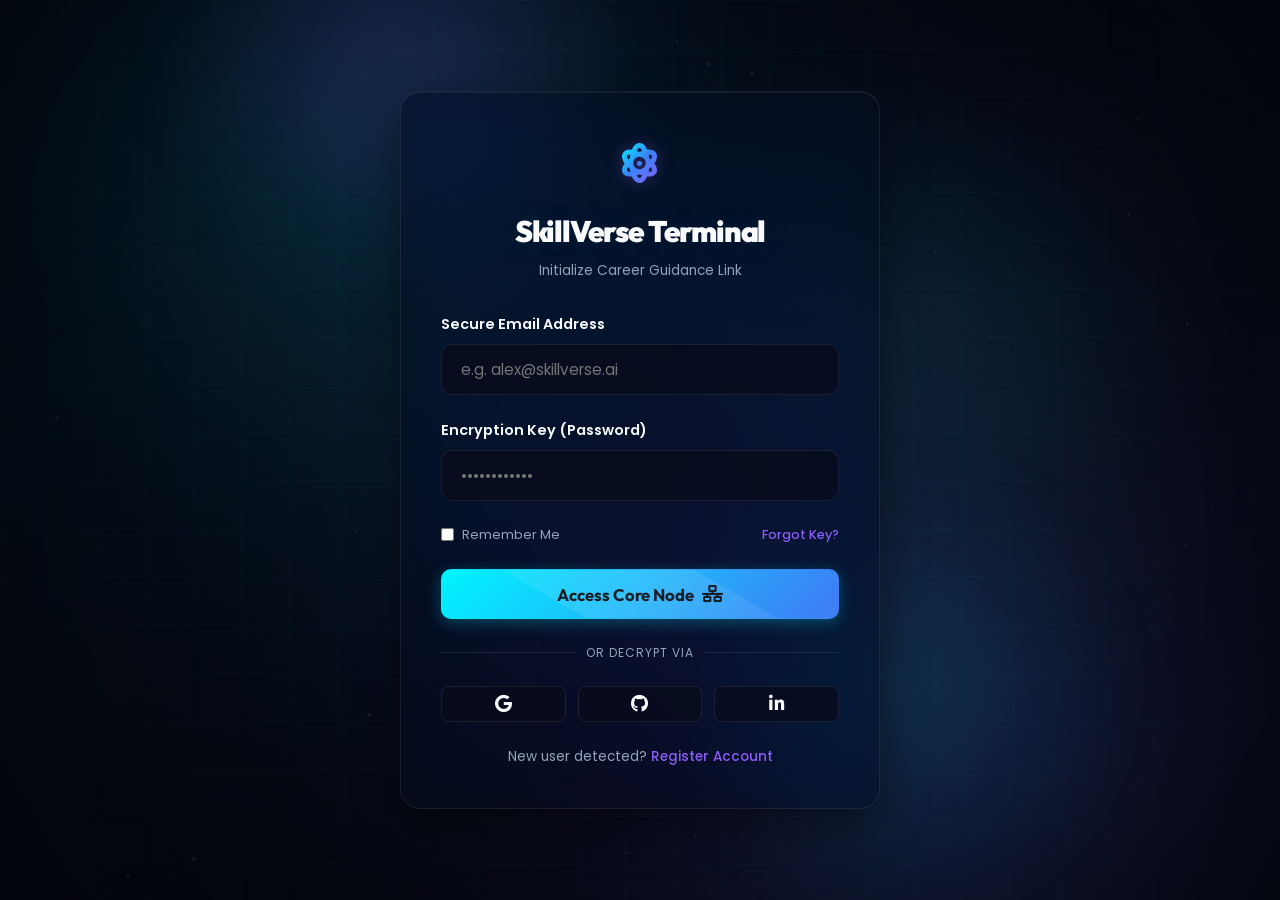
<file: login.html>
<!DOCTYPE html>
<html lang="en" data-theme="dark">
<head>
    <meta charset="UTF-8">
    <meta name="viewport" content="width=device-width, initial-scale=1.0">
    <title>SkillVerse AI - Login Terminal</title>
    <!-- Google Fonts -->
    <link rel="preconnect" href="https://fonts.googleapis.com">
    <link rel="preconnect" href="https://fonts.gstatic.com" crossorigin>
    <link href="https://fonts.googleapis.com/css2?family=Fira+Code:wght@400;500&family=Inter:wght@300;400;500;600;700&family=Outfit:wght@400;500;600;700;800;900&display=swap" rel="stylesheet">
    <!-- FontAwesome Icons -->
    <link rel="stylesheet" href="https://cdnjs.cloudflare.com/ajax/libs/font-awesome/6.4.0/css/all.min.css">
    <!-- Custom CSS -->
    <link rel="stylesheet" href="styles.css">
</head>
<body>
    <!-- App Authentication Wrapper -->
    <div class="auth-wrapper">
        <div class="glow-sphere sphere-1"></div>
        <div class="glow-sphere sphere-2"></div>

        <div class="auth-card glass-panel">
            <div class="auth-header">
                <div class="auth-logo"><i class="fa-solid fa-atom logo-icon"></i></div>
                <h1 class="auth-title">SkillVerse Terminal</h1>
                <p class="auth-subtitle">Initialize Career Guidance Link</p>
            </div>

            <!-- Toast-like alerts for validation -->
            <div id="validation-alert" class="validation-alert error hidden">
                <i class="fa-solid fa-circle-exclamation"></i>
                <span id="validation-alert-text">Authentication Error</span>
            </div>

            <!-- Form -->
            <form id="login-form">
                <div class="form-group">
                    <label for="login-email" class="form-label">Secure Email Address</label>
                    <input type="email" id="login-email" class="form-input" placeholder="e.g. alex@skillverse.ai" required autocomplete="email">
                </div>

                <div class="form-group">
                    <label for="login-password" class="form-label">Encryption Key (Password)</label>
                    <input type="password" id="login-password" class="form-input" placeholder="••••••••••••" required autocomplete="current-password">
                </div>

                <div class="auth-form-footer">
                    <label class="form-checkbox-label">
                        <input type="checkbox" id="login-remember">
                        <span>Remember Me</span>
                    </label>
                    <a href="#" id="forgot-password-link" class="auth-link">Forgot Key?</a>
                </div>

                <button type="submit" class="btn btn-primary btn-lg glow-btn" style="width: 100%;">
                    Access Core Node <i class="fa-solid fa-network-wired"></i>
                </button>
            </form>

            <div class="auth-divider">Or decrypt via</div>

            <!-- Social Authentication Buttons -->
            <div class="social-auth-grid">
                <button type="button" class="btn-social social-btn" data-provider="Google" title="Log in with Google">
                    <i class="fa-brands fa-google"></i>
                </button>
                <button type="button" class="btn-social social-btn" data-provider="GitHub" title="Log in with GitHub">
                    <i class="fa-brands fa-github"></i>
                </button>
                <button type="button" class="btn-social social-btn" data-provider="LinkedIn" title="Log in with LinkedIn">
                    <i class="fa-brands fa-linkedin-in"></i>
                </button>
            </div>

            <p class="auth-redirect-text">
                New user detected? <a href="signup.html" class="auth-link">Register Account</a>
            </p>
        </div>
    </div>

    <!-- Scripts -->
    <script src="auth.js"></script>
    <script>
        // Init theme helper
        const savedTheme = localStorage.getItem("skillverse_theme") || "dark";
        document.documentElement.setAttribute("data-theme", savedTheme);

        const form = document.getElementById("login-form");
        const alertBox = document.getElementById("validation-alert");
        const alertText = document.getElementById("validation-alert-text");
        const forgotLink = document.getElementById("forgot-password-link");
        const socialBtns = document.querySelectorAll(".social-btn");

        // Form Submit
        form.addEventListener("submit", function(e) {
            e.preventDefault();
            const email = document.getElementById("login-email").value;
            const pass = document.getElementById("login-password").value;
            const remember = document.getElementById("login-remember").checked;

            try {
                Auth.logIn(email, pass, remember);
                // Redirect guard will handle dashboard redirect automatically
                window.location.href = "dashboard.html";
            } catch (err) {
                alertText.textContent = err.message;
                alertBox.classList.remove("hidden");
                alertBox.className = "validation-alert error";
            }
        });

        // Forgot password dialog simulator
        forgotLink.addEventListener("click", function(e) {
            e.preventDefault();
            alertText.textContent = "Simulated: Encryption recovery link sent to " + (document.getElementById("login-email").value || "your email") + ".";
            alertBox.className = "validation-alert success";
            alertBox.classList.remove("hidden");
        });

        // Social login click simulator
        socialBtns.forEach(btn => {
            btn.addEventListener("click", function() {
                const provider = this.getAttribute("data-provider");
                alertText.textContent = `Connecting Secure Shell to ${provider}... Auto-logged into Demo account.`;
                alertBox.className = "validation-alert success";
                alertBox.classList.remove("hidden");
                
                setTimeout(() => {
                    // Log in as default demo user
                    localStorage.setItem(Auth.KEYS.LOGGED_IN, "alex@skillverse.ai");
                    window.location.href = "dashboard.html";
                }, 1200);
            });
        });
    </script>
</body>
</html>
</file>
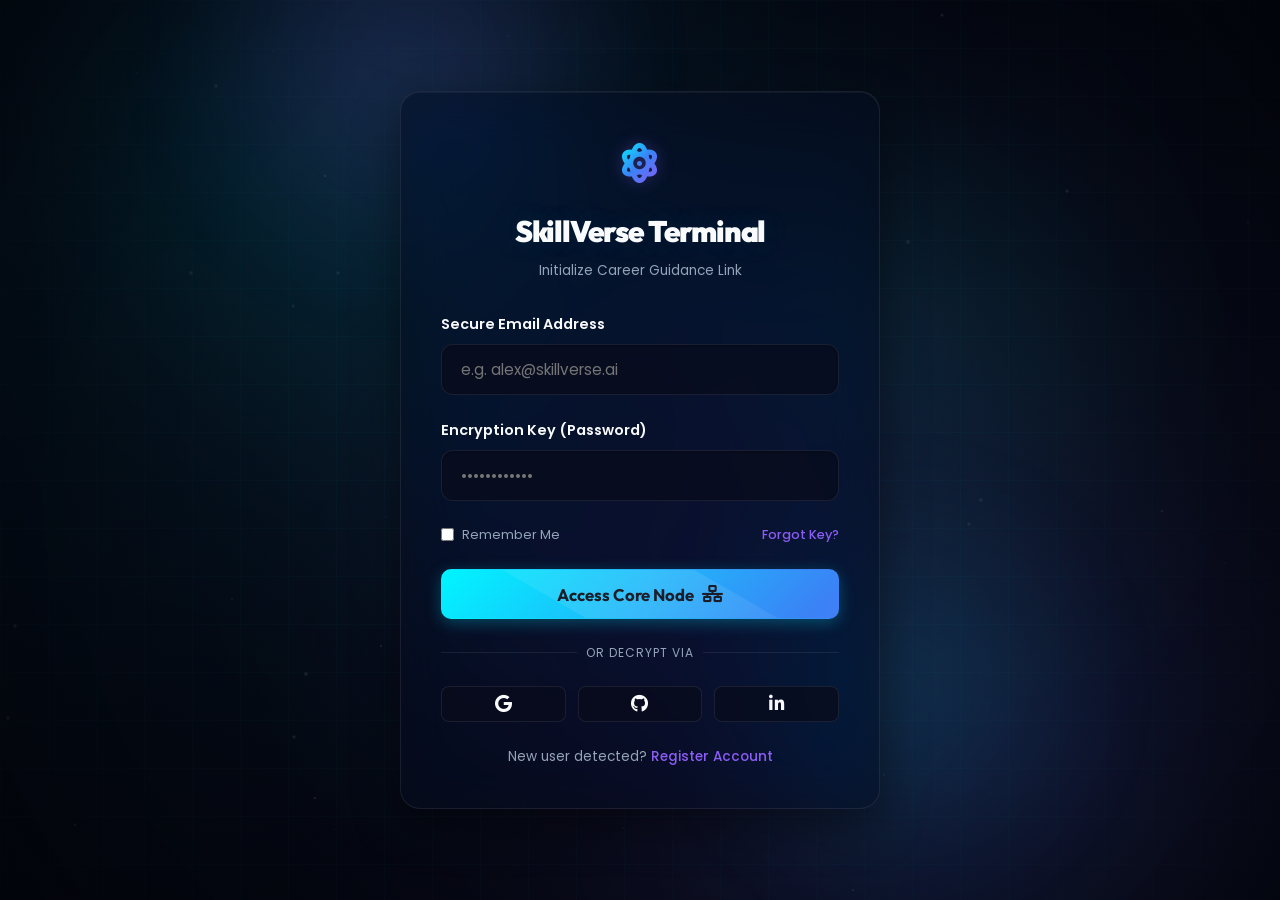
<file: onboarding.html>
<!DOCTYPE html>
<html lang="en" data-theme="dark">
<head>
    <meta charset="UTF-8">
    <meta name="viewport" content="width=device-width, initial-scale=1.0">
    <title>SkillVerse AI - Onboarding Matrix</title>
    <!-- Google Fonts -->
    <link rel="preconnect" href="https://fonts.googleapis.com">
    <link rel="preconnect" href="https://fonts.gstatic.com" crossorigin>
    <link href="https://fonts.googleapis.com/css2?family=Fira+Code:wght@400;500&family=Inter:wght@300;400;500;600;700&family=Outfit:wght@400;500;600;700;800;900&display=swap" rel="stylesheet">
    <!-- FontAwesome Icons -->
    <link rel="stylesheet" href="https://cdnjs.cloudflare.com/ajax/libs/font-awesome/6.4.0/css/all.min.css">
    <!-- Custom CSS -->
    <link rel="stylesheet" href="styles.css">
</head>
<body>
    <!-- App Authentication Redirection Guard -->
    <script src="auth.js"></script>

    <!-- Main Container -->
    <div class="app-container" style="justify-content: center; min-height: 100vh; padding: 2rem 1rem;">
        <main class="app-main" style="max-width: 800px; padding: 0;">
            <div class="onboarding-card glass-panel" style="padding: 2.5rem;">
                
                <!-- Progress Header -->
                <div class="onboarding-steps-bar">
                    <div class="step-indicator active" data-step="1">1. Domain</div>
                    <div class="step-line"></div>
                    <div class="step-indicator" data-step="2">2. Level</div>
                    <div class="step-line"></div>
                    <div class="step-indicator" data-step="3">3. Academics</div>
                    <div class="step-line"></div>
                    <div class="step-indicator" data-step="4">4. Goals</div>
                    <div class="step-line"></div>
                    <div class="step-indicator" data-step="5">5. Synthesize</div>
                </div>

                <!-- Toast-like alerts for validation -->
                <div id="validation-alert" class="validation-alert error hidden">
                    <i class="fa-solid fa-circle-exclamation"></i>
                    <span id="validation-alert-text">Warning</span>
                </div>

                <!-- STEP 1: SELECT CAREER DOMAIN -->
                <div class="onboarding-step-pane active" id="onboarding-step-1">
                    <h2 class="step-title">Select Career Domain</h2>
                    <p class="step-subtitle">Choose your primary target track. We will tailor all resources and timelines to this domain.</p>
                    
                    <div class="form-group">
                        <div class="level-cards-grid" style="grid-template-columns: repeat(auto-fit, minmax(220px, 1fr));">
                            <div class="level-card active domain-select-card" data-domain="software_engineer">
                                <div class="level-icon"><i class="fa-solid fa-laptop-code"></i></div>
                                <div class="level-details">
                                    <h3>Software Engineer</h3>
                                    <p>Full stack apps, system design, DSA, APIs, and cloud deployments.</p>
                                </div>
                            </div>
                            <div class="level-card domain-select-card" data-domain="data_scientist">
                                <div class="level-icon"><i class="fa-solid fa-chart-line"></i></div>
                                <div class="level-details">
                                    <h3>Data Scientist</h3>
                                    <p>Data cleaning, exploratory analysis, machine learning models, and statistics.</p>
                                </div>
                            </div>
                            <div class="level-card domain-select-card" data-domain="data_analyst">
                                <div class="level-icon"><i class="fa-solid fa-chart-column"></i></div>
                                <div class="level-details">
                                    <h3>Data Analyst</h3>
                                    <p>Excel formulas, SQL database queries, Power BI/Tableau dashboards, and business insights.</p>
                                </div>
                            </div>
                            <div class="level-card domain-select-card" data-domain="ai_ml">
                                <div class="level-icon"><i class="fa-solid fa-brain"></i></div>
                                <div class="level-details">
                                    <h3>AI / ML Engineer</h3>
                                    <p>Neural networks, deep learning, NLP, transformers, and model serving pipelines.</p>
                                </div>
                            </div>
                            <div class="level-card domain-select-card" data-domain="cybersecurity">
                                <div class="level-icon"><i class="fa-solid fa-shield-halved"></i></div>
                                <div class="level-details">
                                    <h3>Cybersecurity Analyst</h3>
                                    <p>Network penetration, OWASP web vulnerabilities, firewalls, and encryption.</p>
                                </div>
                            </div>
                            <div class="level-card domain-select-card" data-domain="cloud">
                                <div class="level-icon"><i class="fa-solid fa-cloud"></i></div>
                                <div class="level-details">
                                    <h3>Cloud Engineer</h3>
                                    <p>AWS, serverless microservices, Terraform IaC, and Kubernetes clusters.</p>
                                </div>
                            </div>
                            <div class="level-card domain-select-card" data-domain="ui_ux">
                                <div class="level-icon"><i class="fa-solid fa-bezier-curve"></i></div>
                                <div class="level-details">
                                    <h3>UI/UX Designer</h3>
                                    <p>Figma auto-layouts, prototypes, typography, user flows, and design systems.</p>
                                </div>
                            </div>
                            <div class="level-card domain-select-card" data-domain="business_analyst">
                                <div class="level-icon"><i class="fa-solid fa-briefcase"></i></div>
                                <div class="level-details">
                                    <h3>Business Analyst</h3>
                                    <p>Spreadsheet metrics, Power BI / Tableau dashboards, SQL, and Agile stories.</p>
                                </div>
                            </div>
                            <div class="level-card domain-select-card" data-domain="product_manager">
                                <div class="level-icon"><i class="fa-solid fa-lightbulb"></i></div>
                                <div class="level-details">
                                    <h3>Product Manager</h3>
                                    <p>Product lifecycles, PRDs, RICE backlog priority, growth models, and GTM plans.</p>
                                </div>
                            </div>
                            <div class="level-card domain-select-card" data-domain="mechanical_design">
                                <div class="level-icon"><i class="fa-solid fa-gears"></i></div>
                                <div class="level-details">
                                    <h3>Mechanical Designer</h3>
                                    <p>3D CAD parts sketching, assemblies, stress analysis, DFM rules, and prototyping.</p>
                                </div>
                            </div>
                            <div class="level-card domain-select-card" data-domain="civil_services">
                                <div class="level-icon"><i class="fa-solid fa-building-columns"></i></div>
                                <div class="level-details">
                                    <h3>Civil Services (UPSC)</h3>
                                    <p>Indian polity, GS core reference subjects, essay drills, and public policy.</p>
                                </div>
                            </div>
                            <div class="level-card domain-select-card" data-domain="psu">
                                <div class="level-icon"><i class="fa-solid fa-industry"></i></div>
                                <div class="level-details">
                                    <h3>PSU Officer (GATE)</h3>
                                    <p>Engineering math, core technical problem solving, numericals, and panel interviews.</p>
                                </div>
                            </div>
                            <div class="level-card domain-select-card" data-domain="entrepreneur">
                                <div class="level-icon"><i class="fa-solid fa-rocket"></i></div>
                                <div class="level-details">
                                    <h3>Entrepreneur / Founder</h3>
                                    <p>Lean canvas validations, single-feature MVPs, cap tables, and VC pitching.</p>
                                </div>
                            </div>
                        </div>
                    </div>

                    <div class="onboarding-actions">
                        <div></div> <!-- empty left -->
                        <button class="btn btn-primary btn-next" data-next="2">Proceed <i class="fa-solid fa-arrow-right"></i></button>
                    </div>
                </div>

                <!-- STEP 2: SELECT KNOWLEDGE LEVEL -->
                <div class="onboarding-step-pane" id="onboarding-step-2">
                    <h2 class="step-title">Select Knowledge Level</h2>
                    <p class="step-subtitle">Assess your coding base so we can optimize your phase skipping algorithms.</p>
                    
                    <div class="form-group">
                        <div class="level-cards-grid">
                            <div class="level-card active level-select-card" data-level="beginner">
                                <div class="level-icon"><i class="fa-solid fa-seedling"></i></div>
                                <div class="level-details">
                                    <h3>Beginner</h3>
                                    <p>Absolute basic syntax. I need comprehensive instructions from level zero.</p>
                                </div>
                            </div>
                            <div class="level-card level-select-card" data-level="intermediate">
                                <div class="level-icon"><i class="fa-solid fa-compass"></i></div>
                                <div class="level-details">
                                    <h3>Intermediate</h3>
                                    <p>Knows basic functions, variables, and arrays. Ready for application architecture.</p>
                                </div>
                            </div>
                            <div class="level-card level-select-card" data-level="advanced">
                                <div class="level-icon"><i class="fa-solid fa-rocket"></i></div>
                                <div class="level-details">
                                    <h3>Advanced</h3>
                                    <p>Experienced coder. Focus on systems design, optimization, and mock placement checkouts.</p>
                                </div>
                            </div>
                        </div>
                    </div>

                    <div class="onboarding-actions">
                        <button class="btn btn-secondary btn-prev" data-prev="1"><i class="fa-solid fa-arrow-left"></i> Back</button>
                        <button class="btn btn-primary btn-next" data-next="3">Proceed <i class="fa-solid fa-arrow-right"></i></button>
                    </div>
                </div>

                <!-- STEP 3: ACADEMIC DETAILS -->
                <div class="onboarding-step-pane" id="onboarding-step-3">
                    <h2 class="step-title">Academic & Aptitude Matrix</h2>
                    <p class="step-subtitle">Input your metrics to personalize recommendations for target placements.</p>
                    
                    <div class="form-group">
                        <label for="student-cgpa" class="form-label">Current CGPA / Percentage Rating</label>
                        <input type="number" id="student-cgpa" class="form-input" placeholder="e.g. 8.5 or 85" min="0" max="100" step="0.01" required value="8.0">
                    </div>

                    <div class="form-group">
                        <label for="coding-confidence" class="form-label">Coding Confidence Level</label>
                        <div class="range-slider-group">
                            <input type="range" id="coding-confidence" class="range-slider" min="1" max="10" value="5">
                            <span class="range-value" id="coding-conf-val">5/10</span>
                        </div>
                    </div>

                    <div class="form-group">
                        <label for="comm-confidence" class="form-label">Communication & Soft Skills</label>
                        <div class="range-slider-group">
                            <input type="range" id="comm-confidence" class="range-slider" min="1" max="10" value="5">
                            <span class="range-value" id="comm-conf-val">5/10</span>
                        </div>
                    </div>

                    <div class="form-group">
                        <label for="learning-style" class="form-label">Preferred Learning Style</label>
                        <select id="learning-style" class="form-input">
                            <option value="Practical">Hands-on Coding & Sandbox Projects</option>
                            <option value="Theoretical">Conceptual Docs & Database Relational Studies</option>
                            <option value="Video">Video Tutorials & YouTube Playlists</option>
                            <option value="Mixed" selected>Hybrid Learning (Videos + Challenges)</option>
                        </select>
                    </div>

                    <div class="form-group">
                        <label for="student-skills" class="form-label">Existing Skills & Interests (Comma-separated, optional)</label>
                        <input type="text" id="student-skills" class="form-input" placeholder="e.g. Python, SQL, Excel, Git, Web Design">
                    </div>

                    <div class="form-group">
                        <label for="student-resume" class="form-label">Paste Resume / CV text (Optional, for ATS matching & auto-skipping)</label>
                        <textarea id="student-resume" class="form-input" style="height: 100px; resize: vertical; padding: 0.75rem; font-family: inherit; background: var(--input-bg); border: 1px solid var(--border-panel); color: var(--text-main); border-radius: 8px; outline: none;" placeholder="Paste your resume content to automatically extract and verify your skills..."></textarea>
                    </div>

                    <div class="onboarding-actions">
                        <button class="btn btn-secondary btn-prev" data-prev="2"><i class="fa-solid fa-arrow-left"></i> Back</button>
                        <button class="btn btn-primary btn-next" data-next="4">Proceed <i class="fa-solid fa-arrow-right"></i></button>
                    </div>
                </div>

                <!-- STEP 4: ASK GOALS -->
                <div class="onboarding-step-pane" id="onboarding-step-4">
                    <h2 class="step-title">Target Goal Matrix</h2>
                    <p class="step-subtitle">Select your immediate targets so we can adjust mock interview timelines.</p>

                    <div class="form-group">
                        <label class="form-label">Select all targets that apply:</label>
                        <div class="radio-cards-grid" style="grid-template-columns: 1fr; gap: 0.75rem;">
                            <label class="checkbox-pill" style="cursor: pointer; display: block;">
                                <input type="checkbox" name="onboarding-goals" value="placement" checked style="opacity:0; position:absolute;">
                                <span class="radio-card-content" style="border:1px solid var(--border-panel); padding:1rem; border-radius:12px; display:flex; gap:1rem;">
                                    <i class="fa-solid fa-briefcase text-orange" style="font-size:1.25rem;"></i>
                                    <span style="display:flex; flex-direction:column; text-align:left;">
                                        <strong>Campus Placements</strong>
                                        <small style="color:var(--text-sub); font-size:0.75rem;">Structured mock interviews and resume optimization metrics.</small>
                                    </span>
                                </span>
                            </label>

                            <label class="checkbox-pill" style="cursor: pointer; display: block;">
                                <input type="checkbox" name="onboarding-goals" value="internship" checked style="opacity:0; position:absolute;">
                                <span class="radio-card-content" style="border:1px solid var(--border-panel); padding:1rem; border-radius:12px; display:flex; gap:1rem;">
                                    <i class="fa-solid fa-user-graduate text-success" style="font-size:1.25rem;"></i>
                                    <span style="display:flex; flex-direction:column; text-align:left;">
                                        <strong>Summer Internships</strong>
                                        <small style="color:var(--text-sub); font-size:0.75rem;">Focus on specific skills development and microprojects.</small>
                                    </span>
                                </span>
                            </label>

                            <label class="checkbox-pill" style="cursor: pointer; display: block;">
                                <input type="checkbox" name="onboarding-goals" value="remote" style="opacity:0; position:absolute;">
                                <span class="radio-card-content" style="border:1px solid var(--border-panel); padding:1rem; border-radius:12px; display:flex; gap:1rem;">
                                    <i class="fa-solid fa-house-laptop text-orange" style="font-size:1.25rem;"></i>
                                    <span style="display:flex; flex-direction:column; text-align:left;">
                                        <strong>Remote Engineering Roles</strong>
                                        <small style="color:var(--text-sub); font-size:0.75rem;">Focus on open source contributions and cloud deployments.</small>
                                    </span>
                                </span>
                            </label>

                            <label class="checkbox-pill" style="cursor: pointer; display: block;">
                                <input type="checkbox" name="onboarding-goals" value="freelancing" style="opacity:0; position:absolute;">
                                <span class="radio-card-content" style="border:1px solid var(--border-panel); padding:1rem; border-radius:12px; display:flex; gap:1rem;">
                                    <i class="fa-solid fa-wallet text-secondary" style="font-size:1.25rem;"></i>
                                    <span style="display:flex; flex-direction:column; text-align:left;">
                                        <strong>Freelance / Speed Development</strong>
                                        <small style="color:var(--text-sub); font-size:0.75rem;">Speed execution, dynamic styling libraries, and client MVP modules.</small>
                                    </span>
                                </span>
                            </label>

                            <label class="checkbox-pill" style="cursor: pointer; display: block;">
                                <input type="checkbox" name="onboarding-goals" value="startup" style="opacity:0; position:absolute;">
                                <span class="radio-card-content" style="border:1px solid var(--border-panel); padding:1rem; border-radius:12px; display:flex; gap:1rem;">
                                    <i class="fa-solid fa-rocket text-primary" style="font-size:1.25rem;"></i>
                                    <span style="display:flex; flex-direction:column; text-align:left;">
                                        <strong>Founding SaaS / Startups</strong>
                                        <small style="color:var(--text-sub); font-size:0.75rem;">System architectures, user authentication flows, databases, and microservices.</small>
                                    </span>
                                </span>
                            </label>
                        </div>
                    </div>

                    <div class="onboarding-actions">
                        <button class="btn btn-secondary btn-prev" data-prev="3"><i class="fa-solid fa-arrow-left"></i> Back</button>
                        <button class="btn btn-primary btn-next" data-next="5">Proceed <i class="fa-solid fa-arrow-right"></i></button>
                    </div>
                </div>

                <!-- STEP 5: AI SYNTHESIZER AND GENERATOR -->
                <div class="onboarding-step-pane" id="onboarding-step-5">
                    <h2 class="step-title text-center">Synthesizing Personalization Matrix</h2>
                    <p class="step-subtitle text-center">SkillVerse AI engine is configuring custom roadmap modules, planning tasks, and interview targets.</p>
                    
                    <div style="margin: 2.5rem auto; max-width: 450px;">
                        <!-- Scanner Loader status lines -->
                        <div id="onboarding-loader-container">
                            <div class="scan-loader">
                                <div class="spinner"></div>
                                <span id="onboarding-loader-text">Initializing SkillVerse core personalization links...</span>
                            </div>
                        </div>

                        <!-- Progress visual logs terminal box -->
                        <div class="terminal-pane glass-panel" style="margin-top: 1.5rem;">
                            <div class="terminal-header" style="padding: 0.35rem 0.75rem;">
                                <span class="terminal-title" style="font-size:0.7rem;"><i class="fa-solid fa-microchip"></i> SkillVerse AI Core Compiler</span>
                            </div>
                            <div id="onboarding-terminal-logs" class="terminal-output" style="height: 140px; padding: 0.75rem; font-size: 0.75rem;">
                                Console initialized.
                            </div>
                        </div>
                    </div>

                    <div class="onboarding-actions" style="justify-content: center;">
                        <button id="btn-onboarding-launch" class="btn btn-success btn-lg glow-btn hidden" style="width: 100%; max-width: 320px;">
                            Launch Future Learning Ecosystem <i class="fa-solid fa-rocket"></i>
                        </button>
                    </div>
                </div>

            </div>
        </main>
    </div>

    <!-- Scripts -->
    <script src="onboarding.js"></script>
</body>
</html>
</file>
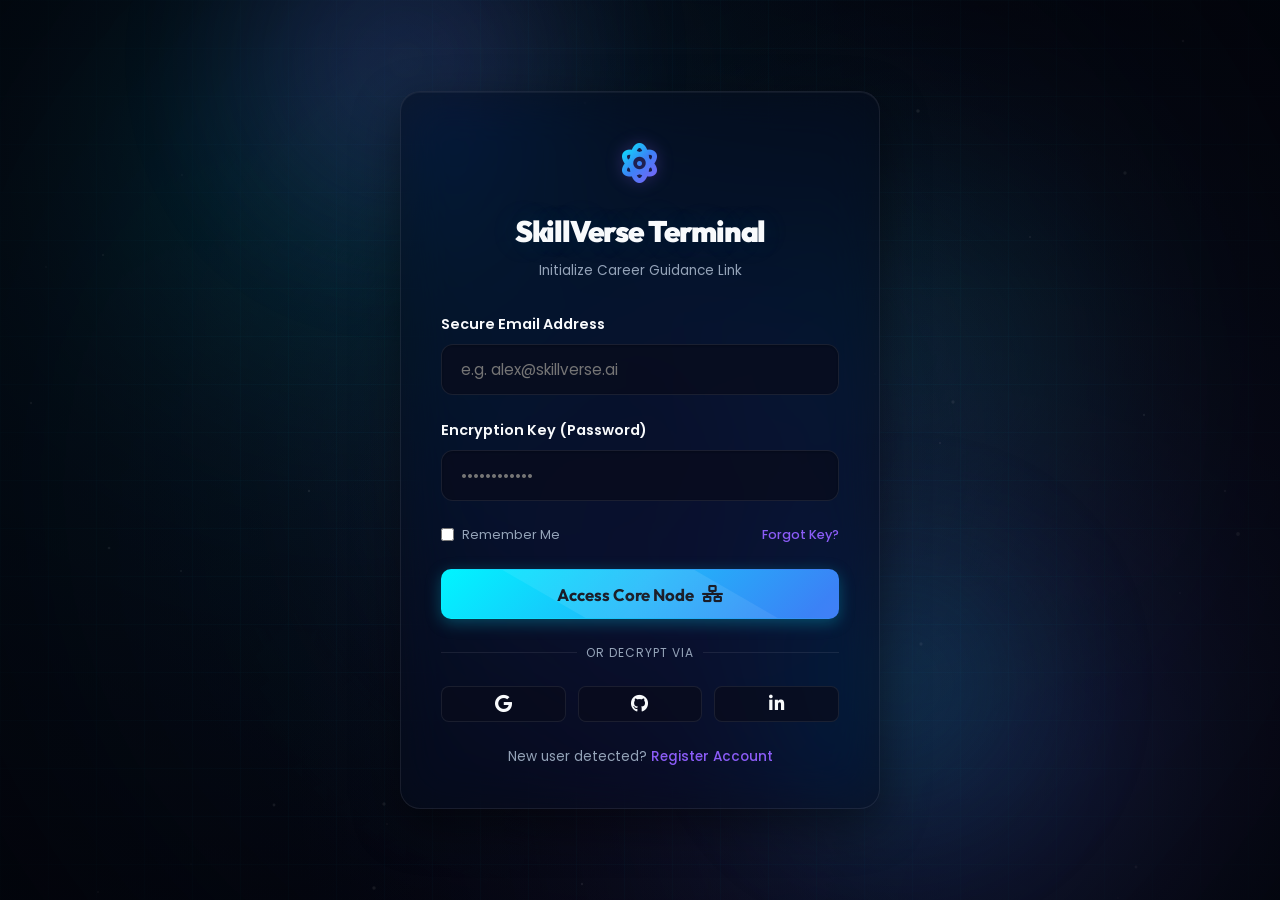
<file: profile.html>
<!DOCTYPE html>
<html lang="en" data-theme="dark">
<head>
    <meta charset="UTF-8">
    <meta name="viewport" content="width=device-width, initial-scale=1.0">
    <title>SkillVerse AI - Student Profile Core</title>
    <!-- Google Fonts -->
    <link rel="preconnect" href="https://fonts.googleapis.com">
    <link rel="preconnect" href="https://fonts.gstatic.com" crossorigin>
    <link href="https://fonts.googleapis.com/css2?family=Fira+Code:wght@400;500&family=Inter:wght@300;400;500;600;700&family=Outfit:wght@400;500;600;700;800;900&display=swap" rel="stylesheet">
    <!-- FontAwesome Icons -->
    <link rel="stylesheet" href="https://cdnjs.cloudflare.com/ajax/libs/font-awesome/6.4.0/css/all.min.css">
    <!-- Custom CSS -->
    <link rel="stylesheet" href="styles.css">
</head>
<body>
    <!-- App Authentication Redirection Guard -->
    <script src="auth.js"></script>

    <!-- Toast Notifications Container -->
    <div id="toast-container" class="toast-container"></div>

    <!-- App Container -->
    <div id="app" class="app-container">
        
        <!-- Header -->
        <header class="app-header">
            <div class="header-logo" onclick="window.location.href='dashboard.html'">
                <i class="fa-solid fa-atom logo-icon"></i>
                <div class="logo-text">
                    <span class="logo-brand">SkillVerse AI</span>
                    <span class="logo-tagline">Future Learning Ecosystem</span>
                </div>
            </div>
            <div class="header-actions">
                <!-- Streak Tracker Badge -->
                <div id="global-streak-badge" class="streak-badge" title="Learning Streak">
                    <i class="fa-solid fa-fire fire-icon"></i>
                    <span id="global-streak-count">1</span> Day
                </div>
                <!-- XP Tracker Badge -->
                <div id="global-xp-badge" class="xp-badge" title="Experience Points">
                    <i class="fa-solid fa-shield-halved xp-icon"></i>
                    <span id="global-xp-text">0 XP</span>
                </div>
                <!-- Dashboard Nav Button -->
                <a href="dashboard.html" class="user-badge" style="background:var(--secondary-glow); border-color:var(--secondary);">
                    <i class="fa-solid fa-gauge-high"></i>
                    <span>Terminal</span>
                </a>
                <!-- Light/Dark Mode Switcher -->
                <button id="theme-toggle" class="theme-toggle-btn" aria-label="Toggle Theme">
                    <i class="fa-solid fa-moon"></i>
                </button>
            </div>
        </header>

        <!-- Main Workspace -->
        <main class="app-main">
            <div class="profile-layout-grid">
                
                <!-- Profile Sidebar Card (Displays static details, stats and metadata) -->
                <div class="profile-card-sidebar glass-panel">
                    <div class="profile-avatar-large">
                        <i class="fa-solid fa-user-astronaut"></i>
                    </div>
                    <div>
                        <h2 class="profile-name-title" id="side-student-name">Student Name</h2>
                        <span class="profile-badge-role" id="side-target-role">Target Role</span>
                    </div>

                    <!-- Side Stats Grid -->
                    <div class="profile-stats-card-grid">
                        <div class="profile-stat-box">
                            <i class="fa-solid fa-fire text-orange"></i>
                            <span class="num" id="stat-streak">1</span>
                            <span class="lbl">Active Streak</span>
                        </div>
                        <div class="profile-stat-box">
                            <i class="fa-solid fa-shield-halved text-secondary"></i>
                            <span class="num" id="stat-xp">0</span>
                            <span class="lbl">Total XP</span>
                        </div>
                        <div class="profile-stat-box" style="grid-column: span 2;">
                            <i class="fa-solid fa-medal text-primary" style="margin-bottom:0.1rem;"></i>
                            <span class="num" id="stat-milestones">0</span>
                            <span class="lbl">Completed Roadmap Milestones</span>
                        </div>
                    </div>

                    <!-- Details Table -->
                    <div class="profile-details-table">
                        <div class="profile-details-row">
                            <span class="lbl">College:</span>
                            <span class="val" id="detail-college" title="Institution">Institution</span>
                        </div>
                        <div class="profile-details-row">
                            <span class="lbl">Branch:</span>
                            <span class="val" id="detail-branch">Branch</span>
                        </div>
                        <div class="profile-details-row">
                            <span class="lbl">Year:</span>
                            <span class="val" id="detail-year">Year</span>
                        </div>
                        <div class="profile-details-row">
                            <span class="lbl">Academics (CGPA):</span>
                            <span class="val" id="detail-cgpa">8.0</span>
                        </div>
                        <div class="profile-details-row">
                            <span class="lbl">Skill Level:</span>
                            <span class="val" id="detail-level" style="text-transform: capitalize;">Beginner</span>
                        </div>
                    </div>

                    <button id="btn-logout" class="btn btn-danger" style="width: 100%; margin-top: 1rem;">
                        Disconnect Link (Logout) <i class="fa-solid fa-power-off"></i>
                    </button>
                </div>

                <!-- Main Section Workspace -->
                <div class="profile-main-workspace">
                    
                    <!-- 1. EDIT PROFILE FORM CARD -->
                    <div class="profile-section-card glass-panel">
                        <h3><i class="fa-solid fa-user-pen"></i> Edit Personal Core</h3>
                        
                        <!-- Form Validation Alert -->
                        <div id="profile-edit-alert" class="validation-alert error hidden" style="margin-bottom: 1.5rem;">
                            <i class="fa-solid fa-circle-exclamation"></i>
                            <span id="profile-edit-alert-text">Error</span>
                        </div>

                        <form id="profile-edit-form">
                            <div class="form-row-2col">
                                <div class="form-group">
                                    <label for="edit-name" class="form-label">Full Name</label>
                                    <input type="text" id="edit-name" class="form-input" required>
                                </div>
                                <div class="form-group">
                                    <label for="edit-college" class="form-label">Institution / College Name</label>
                                    <input type="text" id="edit-college" class="form-input" required>
                                </div>
                            </div>

                            <div class="form-row-2col">
                                <div class="form-group">
                                    <label for="edit-branch" class="form-label">Branch / Department</label>
                                    <select id="edit-branch" class="form-input" required>
                                        <option value="Computer Science">Computer Science & Engineering</option>
                                        <option value="Information Technology">Information Technology</option>
                                        <option value="Electronics & Communication">Electronics & Communication</option>
                                        <option value="Electrical Engineering">Electrical Engineering</option>
                                        <option value="Mechanical Engineering">Mechanical Engineering</option>
                                        <option value="Civil Engineering">Civil Engineering</option>
                                        <option value="Data Science / AI">Data Science & AI</option>
                                        <option value="Other">Other Branch</option>
                                    </select>
                                </div>
                                <div class="form-group">
                                    <label for="edit-year" class="form-label">Year of Study</label>
                                    <select id="edit-year" class="form-input" required>
                                        <option value="1st Year">1st Year (Freshman)</option>
                                        <option value="2nd Year">2nd Year (Sophomore)</option>
                                        <option value="3rd Year">3rd Year (Junior)</option>
                                        <option value="4th Year">4th Year (Senior)</option>
                                        <option value="Post-Graduate">Post-Graduate</option>
                                    </select>
                                </div>
                            </div>

                            <div class="form-row-2col">
                                <div class="form-group">
                                    <label for="edit-cgpa" class="form-label">CGPA / Percentage</label>
                                    <input type="number" id="edit-cgpa" class="form-input" min="0" max="100" step="0.01" required>
                                </div>
                                <div class="form-group">
                                    <label for="edit-domain" class="form-label">Primary Target Career Domain</label>
                                    <select id="edit-domain" class="form-input" required>
                                        <option value="software_engineer">Software Developer / Software Engineer</option>
                                        <option value="data_scientist">Data Scientist</option>
                                        <option value="ai_ml">AI / ML Engineer</option>
                                        <option value="cybersecurity">Cybersecurity Analyst</option>
                                        <option value="cloud">Cloud Engineer</option>
                                        <option value="ui_ux">UI/UX Designer</option>
                                        <option value="business_analyst">Business Analyst</option>
                                        <option value="product_manager">Product Manager</option>
                                        <option value="mechanical_design">Mechanical Design Engineer</option>
                                        <option value="civil_services">Civil Services (IAS/IPS/IFS)</option>
                                        <option value="psu">Public Sector Undertakings (PSUs)</option>
                                        <option value="entrepreneur">Entrepreneur / Startup Founder</option>
                                    </select>
                                </div>
                            </div>

                            <div class="form-row-2col">
                                <div class="form-group">
                                    <label for="edit-level" class="form-label">Knowledge Level</label>
                                    <select id="edit-level" class="form-input" required>
                                        <option value="beginner">Beginner</option>
                                        <option value="intermediate">Intermediate</option>
                                        <option value="advanced">Advanced</option>
                                    </select>
                                </div>
                                <div class="form-group">
                                    <label for="edit-goal" class="form-label">Roadmap Strategy Goal</label>
                                    <select id="edit-goal" class="form-input" required>
                                        <option value="placement">Campus Placement Ready</option>
                                        <option value="internship">Summer Internship Search</option>
                                        <option value="remote">Remote Job Ready</option>
                                        <option value="freelance">Freelance Speed Coding</option>
                                        <option value="startup">Startup MVP Deployments</option>
                                    </select>
                                </div>
                            </div>

                            <div style="text-align: right; margin-top: 1rem;">
                                <button type="submit" class="btn btn-primary glow-btn">
                                    Save Core Modifications <i class="fa-solid fa-circle-check"></i>
                                </button>
                            </div>
                        </form>
                    </div>

                    <!-- 2. ANALYTICS & WEEKLY ACTIVITY GRAPH -->
                    <div class="profile-section-card glass-panel">
                        <h3><i class="fa-solid fa-chart-line"></i> Weekly Activity Consistency</h3>
                        <p style="font-size:0.8rem; color:var(--text-sub); margin-bottom:1rem;">Visual tracker displaying your study time consistency over the last week.</p>
                        
                        <div class="analytics-chart-container" id="profile-analytics-chart">
                            <!-- Custom SVG bar graph injected by JS -->
                        </div>
                    </div>

                    <!-- 3. BADGES SHOWROOM CARD -->
                    <div class="profile-section-card glass-panel">
                        <h3><i class="fa-solid fa-award"></i> Achievement Badges Showroom</h3>
                        <p style="font-size:0.8rem; color:var(--text-sub); margin-bottom:1.5rem;">Unlocked by completing coding challenges, resume checks, mock interviews and milestone checklists.</p>
                        
                        <div class="badge-showroom-grid" id="profile-badges-showroom">
                            <!-- Badges injected dynamically -->
                        </div>
                    </div>

                    <!-- 4. HARD RESET SETTINGS CARD -->
                    <div class="profile-section-card glass-panel" style="border-color: rgba(239, 68, 68, 0.15); background: rgba(239, 68, 68, 0.01);">
                        <h3 style="color:var(--danger); border-bottom-color: rgba(239, 68, 68, 0.15);"><i class="fa-solid fa-triangle-exclamation"></i> Danger Zone</h3>
                        <p style="font-size:0.85rem; color:var(--text-sub); margin-bottom:1.25rem;">This will completely reset all roadmap milestones, XP, streak counters, and resume scans back to onboarding defaults. This action is irreversible.</p>
                        <button id="btn-hard-reset" class="btn btn-secondary" style="border-color:var(--danger); color:var(--danger);">
                            Reset All Progress Logs <i class="fa-solid fa-trash-can"></i>
                        </button>
                    </div>

                </div>

            </div>
        </main>

        <!-- Footer -->
        <footer class="app-footer">
            <p>© 2026 SkillVerse AI. Powered by Futuristic personal Career Personalization Engine.</p>
        </footer>
    </div>

    <!-- Scripts -->
    <script src="data.js"></script>
    <script src="profile.js"></script>
</body>
</html>
</file>
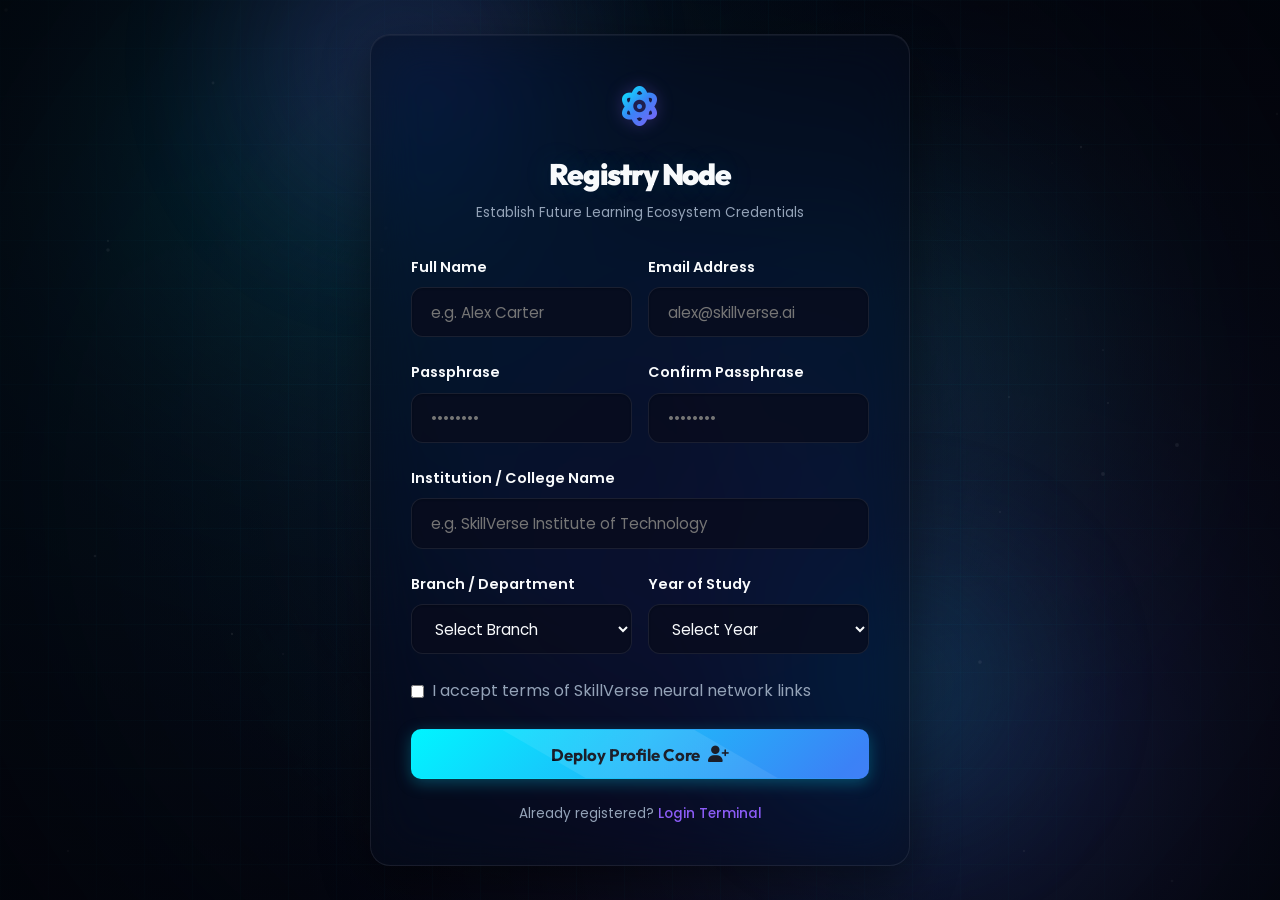
<file: signup.html>
<!DOCTYPE html>
<html lang="en" data-theme="dark">
<head>
    <meta charset="UTF-8">
    <meta name="viewport" content="width=device-width, initial-scale=1.0">
    <title>SkillVerse AI - Signup Registry</title>
    <!-- Google Fonts -->
    <link rel="preconnect" href="https://fonts.googleapis.com">
    <link rel="preconnect" href="https://fonts.gstatic.com" crossorigin>
    <link href="https://fonts.googleapis.com/css2?family=Fira+Code:wght@400;500&family=Inter:wght@300;400;500;600;700&family=Outfit:wght@400;500;600;700;800;900&display=swap" rel="stylesheet">
    <!-- FontAwesome Icons -->
    <link rel="stylesheet" href="https://cdnjs.cloudflare.com/ajax/libs/font-awesome/6.4.0/css/all.min.css">
    <!-- Custom CSS -->
    <link rel="stylesheet" href="styles.css">
</head>
<body>
    <!-- App Authentication Wrapper -->
    <div class="auth-wrapper">
        <div class="glow-sphere sphere-1"></div>
        <div class="glow-sphere sphere-2"></div>

        <div class="auth-card glass-panel" style="max-width: 540px;">
            <div class="auth-header">
                <div class="auth-logo"><i class="fa-solid fa-atom logo-icon"></i></div>
                <h1 class="auth-title">Registry Node</h1>
                <p class="auth-subtitle">Establish Future Learning Ecosystem Credentials</p>
            </div>

            <!-- Toast-like alerts for validation -->
            <div id="validation-alert" class="validation-alert error hidden">
                <i class="fa-solid fa-circle-exclamation"></i>
                <span id="validation-alert-text">Validation Warning</span>
            </div>

            <!-- Form -->
            <form id="signup-form">
                <div class="form-row-2col">
                    <div class="form-group">
                        <label for="signup-name" class="form-label">Full Name</label>
                        <input type="text" id="signup-name" class="form-input" placeholder="e.g. Alex Carter" required>
                    </div>
                    <div class="form-group">
                        <label for="signup-email" class="form-label">Email Address</label>
                        <input type="email" id="signup-email" class="form-input" placeholder="alex@skillverse.ai" required autocomplete="email">
                    </div>
                </div>

                <div class="form-row-2col">
                    <div class="form-group">
                        <label for="signup-password" class="form-label">Passphrase</label>
                        <input type="password" id="signup-password" class="form-input" placeholder="••••••••" required autocomplete="new-password">
                    </div>
                    <div class="form-group">
                        <label for="signup-confirm-password" class="form-label">Confirm Passphrase</label>
                        <input type="password" id="signup-confirm-password" class="form-input" placeholder="••••••••" required autocomplete="new-password">
                    </div>
                </div>

                <div class="form-group">
                    <label for="signup-college" class="form-label">Institution / College Name</label>
                    <input type="text" id="signup-college" class="form-input" placeholder="e.g. SkillVerse Institute of Technology" required>
                </div>

                <div class="form-row-2col">
                    <div class="form-group">
                        <label for="signup-branch" class="form-label">Branch / Department</label>
                        <select id="signup-branch" class="form-input" required>
                            <option value="" disabled selected>Select Branch</option>
                            <option value="Computer Science">Computer Science & Engineering</option>
                            <option value="Information Technology">Information Technology</option>
                            <option value="Electronics & Communication">Electronics & Communication</option>
                            <option value="Electrical Engineering">Electrical Engineering</option>
                            <option value="Mechanical Engineering">Mechanical Engineering</option>
                            <option value="Civil Engineering">Civil Engineering</option>
                            <option value="Data Science / AI">Data Science & AI</option>
                            <option value="Other">Other Branch</option>
                        </select>
                    </div>
                    <div class="form-group">
                        <label for="signup-year" class="form-label">Year of Study</label>
                        <select id="signup-year" class="form-input" required>
                            <option value="" disabled selected>Select Year</option>
                            <option value="1st Year">1st Year (Freshman)</option>
                            <option value="2nd Year">2nd Year (Sophomore)</option>
                            <option value="3rd Year">3rd Year (Junior)</option>
                            <option value="4th Year">4th Year (Senior)</option>
                            <option value="Post-Graduate">Post-Graduate</option>
                        </select>
                    </div>
                </div>

                <div class="form-group" style="margin-bottom: 1.5rem;">
                    <label class="form-checkbox-label">
                        <input type="checkbox" id="signup-terms" required>
                        <span>I accept terms of SkillVerse neural network links</span>
                    </label>
                </div>

                <button type="submit" class="btn btn-primary btn-lg glow-btn" style="width: 100%;">
                    Deploy Profile Core <i class="fa-solid fa-user-plus"></i>
                </button>
            </form>

            <p class="auth-redirect-text">
                Already registered? <a href="login.html" class="auth-link">Login Terminal</a>
            </p>
        </div>
    </div>

    <!-- Scripts -->
    <script src="auth.js"></script>
    <script>
        // Init theme helper
        const savedTheme = localStorage.getItem("skillverse_theme") || "dark";
        document.documentElement.setAttribute("data-theme", savedTheme);

        const form = document.getElementById("signup-form");
        const alertBox = document.getElementById("validation-alert");
        const alertText = document.getElementById("validation-alert-text");

        form.addEventListener("submit", function(e) {
            e.preventDefault();
            
            const name = document.getElementById("signup-name").value;
            const email = document.getElementById("signup-email").value;
            const password = document.getElementById("signup-password").value;
            const confirmPassword = document.getElementById("signup-confirm-password").value;
            const college = document.getElementById("signup-college").value;
            const branch = document.getElementById("signup-branch").value;
            const year = document.getElementById("signup-year").value;
            const terms = document.getElementById("signup-terms").checked;

            // Clear errors
            alertBox.classList.add("hidden");

            // Validations
            if (password.length < 6) {
                alertText.textContent = "Passphrase must be at least 6 characters long.";
                alertBox.classList.remove("hidden");
                return;
            }

            if (password !== confirmPassword) {
                alertText.textContent = "Passphrases do not match.";
                alertBox.classList.remove("hidden");
                return;
            }

            if (!terms) {
                alertText.textContent = "You must accept the terms of the link.";
                alertBox.classList.remove("hidden");
                return;
            }

            try {
                Auth.signUp(name, email, password, college, branch, year);
                // On signup success, Auth.signUp logs the user in.
                // Redirect guard will automatically direct them to onboarding.html
                window.location.href = "onboarding.html";
            } catch (err) {
                alertText.textContent = err.message;
                alertBox.classList.remove("hidden");
            }
        });
    </script>
</body>
</html>
</file>
<file: styles.css>
@import url('https://fonts.googleapis.com/css2?family=Outfit:wght@300;400;500;600;700;800;900&family=Poppins:wght@300;400;500;600;700;800&family=Sora:wght@300;400;500;600;700;800&display=swap');

/* ==========================================================================
   SKILLVERSE AI FUTURE LEARNING ECOSYSTEM - INTEGRATED DESIGN SYSTEM
   ========================================================================== */

/* --- 1. VARIABLES, PALETTES & THEMES --- */
:root[data-theme="dark"] {
    --bg-app: #050814; /* Midnight Blue base */
    --bg-grid: radial-gradient(circle, rgba(6, 182, 212, 0.06) 1px, transparent 1px);
    --bg-panel: rgba(9, 13, 28, 0.55); /* Frosted glassmorphism */
    --bg-panel-fallback: #090d1c;
    --border-panel: rgba(255, 255, 255, 0.08); /* Frosted white border accents */
    --border-panel-glow: rgba(6, 182, 212, 0.35); /* Neon aqua/cyan focus glow */
    --text-main: #f8fafc; /* Frosted White */
    --text-sub: #94a3b8; /* Soft slate secondary */
    --primary: #06b6d4; /* Electric Cyan */
    --primary-hover: #0891b2;
    --primary-glow: rgba(6, 182, 212, 0.3);
    --secondary: #8b5cf6; /* Soft Violet */
    --secondary-hover: #7c3aed;
    --secondary-glow: rgba(139, 92, 246, 0.3);
    --cyan-glow: rgba(0, 245, 255, 0.45); /* Neon Aqua glow */
    --success: #10b981;
    --success-glow: rgba(16, 185, 129, 0.25);
    --warning: #f59e0b;
    --warning-glow: rgba(245, 158, 11, 0.25);
    --danger: #ef4444;
    --danger-glow: rgba(239, 68, 68, 0.25);
    --card-hover: rgba(6, 182, 212, 0.04);
    --input-bg: rgba(9, 13, 28, 0.75);
    --code-bg: #030712; /* Matte Black */
    --scrollbar-thumb: #1e293b;
    --neon-gradient: linear-gradient(135deg, #00f5ff, #3b82f6, #8b5cf6); /* Aqua -> Blue -> Violet liquid gradient */
    --glow-shadow: 0 0 25px rgba(6, 182, 212, 0.2), 0 0 50px rgba(139, 92, 246, 0.1);
    --cyber-grid-color: rgba(6, 182, 212, 0.04);
    --mesh-color-1: rgba(6, 182, 212, 0.15); /* Electric Cyan aura blob */
    --mesh-color-2: rgba(139, 92, 246, 0.15); /* Soft Violet aura blob */
    --mesh-color-3: rgba(5, 8, 20, 0.95);
}

:root[data-theme="light"] {
    --bg-app: #f4f6fa;
    --bg-grid: radial-gradient(circle, rgba(6, 182, 212, 0.08) 1px, transparent 1px);
    --bg-panel: rgba(255, 255, 255, 0.65);
    --bg-panel-fallback: #ffffff;
    --border-panel: rgba(0, 0, 0, 0.06);
    --border-panel-glow: rgba(6, 182, 212, 0.3);
    --text-main: #0f172a;
    --text-sub: #475569;
    --primary: #0891b2; /* Electric Cyan */
    --primary-hover: #0e7490;
    --primary-glow: rgba(6, 182, 212, 0.2);
    --secondary: #7c3aed; /* Soft Violet */
    --secondary-hover: #6d28d9;
    --secondary-glow: rgba(124, 58, 237, 0.2);
    --cyan-glow: rgba(6, 182, 212, 0.3);
    --success: #10b981;
    --success-glow: rgba(16, 185, 129, 0.2);
    --warning: #f59e0b;
    --warning-glow: rgba(245, 158, 11, 0.2);
    --danger: #ef4444;
    --danger-glow: rgba(239, 68, 68, 0.2);
    --card-hover: rgba(6, 182, 212, 0.03);
    --input-bg: rgba(255, 255, 255, 0.8);
    --code-bg: #f8fafc;
    --scrollbar-thumb: #cbd5e1;
    --neon-gradient: linear-gradient(135deg, #06b6d4, #3b82f6, #8b5cf6);
    --glow-shadow: 0 8px 30px rgba(6, 182, 212, 0.08);
    --cyber-grid-color: rgba(6, 182, 212, 0.04);
    --mesh-color-1: rgba(6, 182, 212, 0.08);
    --mesh-color-2: rgba(139, 92, 246, 0.08);
    --mesh-color-3: rgba(244, 246, 250, 0.8);
}

/* --- 2. RESET & GLOBAL ELEMENT STYLES --- */
* {
    margin: 0;
    padding: 0;
    box-sizing: border-box;
    /* Standard scrollbar compatibility for Firefox */
    scrollbar-width: thin;
    scrollbar-color: var(--scrollbar-thumb) var(--bg-app);
}

body {
    position: relative;
    background-color: var(--bg-app);
    color: var(--text-main);
    font-family: 'Poppins', -apple-system, BlinkMacSystemFont, "Segoe UI", Roboto, Helvetica, Arial, sans-serif;
    line-height: 1.6;
    -webkit-transition: background-color 0.4s ease, color 0.4s ease;
    transition: background-color 0.4s ease, color 0.4s ease;
    overflow-x: hidden;
    z-index: 0;
}

/* Cyber Grid Overlay with Vignette */
body::before {
    content: '';
    position: fixed;
    top: 0;
    left: 0;
    right: 0;
    bottom: 0;
    background-image: 
        radial-gradient(circle at center, transparent 20%, rgba(2, 4, 10, 0.85) 100%),
        linear-gradient(to right, var(--cyber-grid-color) 1px, transparent 1px),
        linear-gradient(to bottom, var(--cyber-grid-color) 1px, transparent 1px);
    background-size: 100% 100%, 48px 48px, 48px 48px; /* Slightly wider modern grid like Raycast/Linear */
    pointer-events: none;
    z-index: -1;
}

/* Animated Gradient Mesh */
body::after {
    content: '';
    position: fixed;
    top: 0;
    left: 0;
    right: 0;
    bottom: 0;
    background: 
        radial-gradient(circle at 15% 15%, var(--mesh-color-1) 0%, transparent 60%),
        radial-gradient(circle at 85% 85%, var(--mesh-color-2) 0%, transparent 60%),
        radial-gradient(circle at 50% 50%, var(--mesh-color-3) 0%, transparent 70%);
    pointer-events: none;
    z-index: -2;
    -webkit-animation: animateMesh 25s infinite alternate ease-in-out;
    animation: animateMesh 25s infinite alternate ease-in-out;
    opacity: 0.85;
}

/* Animation for Floating Mesh */
@-webkit-keyframes animateMesh {
    0% {
        background-position: 0% 0%, 100% 100%, 50% 50%;
        background-size: 100% 100%, 100% 100%, 100% 100%;
    }
    50% {
        background-position: 10% 20%, 90% 80%, 40% 60%;
        background-size: 120% 120%, 110% 110%, 130% 130%;
    }
    100% {
        background-position: -10% -20%, 110% 120%, 60% 40%;
        background-size: 100% 100%, 100% 100%, 100% 100%;
    }
}
@keyframes animateMesh {
    0% {
        background-position: 0% 0%, 100% 100%, 50% 50%;
        background-size: 100% 100%, 100% 100%, 100% 100%;
    }
    50% {
        background-position: 10% 20%, 90% 80%, 40% 60%;
        background-size: 120% 120%, 110% 110%, 130% 130%;
    }
    100% {
        background-position: -10% -20%, 110% 120%, 60% 40%;
        background-size: 100% 100%, 100% 100%, 100% 100%;
    }
}

h1, h2, h3, h4, h5, h6 {
    font-family: 'Outfit', 'Sora', sans-serif;
    font-weight: 800;
    letter-spacing: -0.03em;
}

h1 {
    font-weight: 900;
    letter-spacing: -0.04em;
    text-shadow: 0 0 30px rgba(6, 182, 212, 0.15);
}

/* Custom Scrollbars for WebKit browsers */
::-webkit-scrollbar {
    width: 8px;
    height: 8px;
}

::-webkit-scrollbar-track {
    background: var(--bg-app);
}

::-webkit-scrollbar-thumb {
    background: var(--scrollbar-thumb);
    border-radius: 4px;
}

::-webkit-scrollbar-thumb:hover {
    background: var(--secondary);
}

/* --- 3. HELPER UTILITIES & GRADIENT TEXTS --- */
.hidden {
    display: none !important;
}

.text-center {
    text-align: center;
}

.text-orange {
    color: var(--warning);
}

.text-red {
    color: var(--danger);
}

.text-success {
    color: var(--success);
}

.badge {
    padding: 0.25rem 0.65rem;
    font-size: 0.75rem;
    font-weight: 600;
    border-radius: 9999px;
    display: inline-block;
}

.badge-success {
    background-color: var(--success-glow);
    color: var(--success);
    border: 1px solid rgba(16, 185, 129, 0.3);
}

.badge-warning {
    background-color: var(--warning-glow);
    color: var(--warning);
    border: 1px solid rgba(245, 158, 11, 0.3);
}

.badge-secondary {
    background-color: var(--input-bg);
    color: var(--text-sub);
    border: 1px solid var(--border-panel);
}

/* Text Gradient Base Styles & Fallbacks */
.neon-gradient-text {
    color: var(--secondary);
}
.logo-icon {
    color: var(--secondary);
}
.stat-num {
    color: var(--secondary);
}
.step-title {
    color: var(--text-main);
}
.total-score-rating {
    color: var(--secondary);
}

/* Progressive enhancement for text-clipping gradients using feature queries */
@supports (background-clip: text) or (-webkit-background-clip: text) {
    .neon-gradient-text {
        background-image: var(--neon-gradient);
        -webkit-background-clip: text;
        background-clip: text;
        -webkit-text-fill-color: transparent;
        color: transparent;
        -webkit-filter: drop-shadow(0 2px 10px var(--secondary-glow));
        filter: drop-shadow(0 2px 10px var(--secondary-glow));
    }
    
    .logo-icon {
        background-image: var(--neon-gradient);
        -webkit-background-clip: text;
        background-clip: text;
        -webkit-text-fill-color: transparent;
        color: transparent;
        -webkit-filter: drop-shadow(0 0 8px var(--secondary-glow));
        filter: drop-shadow(0 0 8px var(--secondary-glow));
    }
    
    .stat-num {
        background-image: var(--neon-gradient);
        -webkit-background-clip: text;
        background-clip: text;
        -webkit-text-fill-color: transparent;
        color: transparent;
    }
    
    .step-title {
        background-image: linear-gradient(to right, var(--text-main), var(--text-sub));
        -webkit-background-clip: text;
        background-clip: text;
        -webkit-text-fill-color: transparent;
        color: transparent;
    }
    
    .total-score-rating {
        background-image: var(--neon-gradient);
        -webkit-background-clip: text;
        background-clip: text;
        -webkit-text-fill-color: transparent;
        color: transparent;
        -webkit-filter: drop-shadow(0 0 5px var(--secondary-glow));
        filter: drop-shadow(0 0 5px var(--secondary-glow));
    }
}

/* --- 4. GLASS PANEL & APP HEADER STYLES --- */
.glass-panel {
    background: var(--bg-panel-fallback);
    border: 1px solid var(--border-panel);
    border-radius: 20px;
    box-shadow: 0 16px 48px 0 rgba(0, 0, 0, 0.45), inset 0 1px 1px rgba(255, 255, 255, 0.06);
    overflow: hidden;
    transition: transform 0.3s cubic-bezier(0.16, 1, 0.3, 1), border-color 0.3s ease, box-shadow 0.3s ease;
}

.glass-panel:hover {
    border-color: var(--border-panel-glow);
    box-shadow: 0 24px 60px 0 rgba(0, 0, 0, 0.55), 0 0 25px rgba(6, 182, 212, 0.12);
    transform: translateY(-4px) scale(1.005);
}

.app-header {
    display: flex;
    justify-content: space-between;
    align-items: center;
    padding: 1.25rem 2.5rem;
    background-color: var(--bg-panel-fallback);
    border-bottom: 1px solid var(--border-panel);
    position: -webkit-sticky;
    position: sticky;
    top: 0;
    z-index: 100;
}

/* Standard backdrop-filter Progressive enhancement */
@supports (backdrop-filter: blur(1px)) or (-webkit-backdrop-filter: blur(1px)) {
    .glass-panel {
        background: var(--bg-panel);
        -webkit-backdrop-filter: blur(25px) saturate(180%);
        backdrop-filter: blur(25px) saturate(180%);
    }
    
    .app-header {
        background-color: var(--bg-panel);
        -webkit-backdrop-filter: blur(20px);
        backdrop-filter: blur(20px);
    }
}

/* --- 5. REUSABLE BUTTONS & SHINE EFFECTS --- */
.btn {
    display: inline-flex;
    align-items: center;
    justify-content: center;
    gap: 0.5rem;
    padding: 0.7rem 1.5rem;
    font-family: 'Outfit', sans-serif;
    font-size: 0.9rem;
    font-weight: 700;
    border-radius: 12px;
    border: 1px solid transparent;
    cursor: pointer;
    text-decoration: none;
    transition: all 0.3s cubic-bezier(0.16, 1, 0.3, 1);
}

.btn-primary {
    background-image: linear-gradient(135deg, #00f5ff, #3b82f6, #8b5cf6, #00f5ff);
    background-size: 300% 100%;
    color: #050814 !important;
    box-shadow: 0 4px 15px rgba(6, 182, 212, 0.35);
    position: relative;
    z-index: 1;
    overflow: hidden;
}

.btn-primary:hover {
    background-position: 100% 0;
    transform: translateY(-2px) scale(1.02);
    box-shadow: 0 8px 25px rgba(6, 182, 212, 0.45), 0 0 15px rgba(0, 245, 255, 0.25);
    color: #050814 !important;
}

.btn-secondary {
    background-color: rgba(255, 255, 255, 0.04);
    color: var(--text-main);
    border: 1px solid rgba(255, 255, 255, 0.08);
    box-shadow: inset 0 1px 1px rgba(255, 255, 255, 0.02);
}

.btn-secondary:hover {
    background-color: rgba(255, 255, 255, 0.08);
    border-color: rgba(255, 255, 255, 0.15);
    transform: translateY(-2px);
    box-shadow: 0 4px 15px rgba(0, 0, 0, 0.2);
}

.btn-success {
    background-color: var(--success);
    color: #fff;
    box-shadow: 0 4px 12px var(--success-glow);
}

.btn-success:hover {
    background-color: #059669;
    -webkit-transform: translateY(-2px);
    transform: translateY(-2px);
}

.btn-danger {
    background-color: var(--danger);
    color: #fff;
    box-shadow: 0 4px 12px var(--danger-glow);
}

.btn-danger:hover {
    background-color: #dc2626;
    -webkit-transform: translateY(-2px);
    transform: translateY(-2px);
}

.btn-sm {
    padding: 0.35rem 0.8rem;
    font-size: 0.8rem;
    border-radius: 6px;
}

.btn-lg {
    padding: 0.85rem 1.75rem;
    font-size: 1.05rem;
    border-radius: 10px;
}

.btn-icon {
    width: 2.5rem;
    height: 2.5rem;
    justify-content: center;
    border-radius: 50%;
}

.glow-btn {
    position: relative;
    overflow: hidden;
}

.glow-btn::after {
    content: '';
    position: absolute;
    top: -50%;
    left: -50%;
    width: 200%;
    height: 200%;
    background: linear-gradient(to right, transparent, rgba(255, 255, 255, 0.1), transparent);
    -webkit-transform: rotate(30deg);
    transform: rotate(30deg);
    -webkit-animation: shine 4s infinite ease-in-out;
    animation: shine 4s infinite ease-in-out;
}


/* --- 6. AUTHENTICATION & LOGIN/SIGNUP UI --- */
.auth-wrapper {
    display: flex;
    align-items: center;
    justify-content: center;
    min-height: 100vh;
    padding: 2rem 1rem;
    position: relative;
    overflow: hidden;
}

.auth-card {
    width: 100%;
    max-width: 480px;
    padding: 2.5rem;
    position: relative;
    z-index: 10;
    -webkit-animation: slideUp 0.5s cubic-bezier(0.4, 0, 0.2, 1) forwards;
    animation: slideUp 0.5s cubic-bezier(0.4, 0, 0.2, 1) forwards;
}

.auth-header {
    text-align: center;
    margin-bottom: 2rem;
}

.auth-logo {
    font-size: 2.5rem;
    margin-bottom: 0.75rem;
}

.auth-title {
    font-size: 1.85rem;
    margin-bottom: 0.25rem;
}

.auth-subtitle {
    font-size: 0.85rem;
    color: var(--text-sub);
}

.auth-form-footer {
    display: flex;
    justify-content: space-between;
    align-items: center;
    margin-bottom: 1.5rem;
    font-size: 0.8rem;
}

.auth-link {
    color: var(--secondary);
    text-decoration: none;
    font-weight: 500;
    -webkit-transition: color 0.2s ease;
    transition: color 0.2s ease;
}

.auth-link:hover {
    color: var(--primary);
}

.auth-divider {
    display: flex;
    align-items: center;
    text-align: center;
    margin: 1.5rem 0;
    font-size: 0.75rem;
    color: var(--text-sub);
    text-transform: uppercase;
    letter-spacing: 1px;
}

.auth-divider::before, .auth-divider::after {
    content: '';
    flex: 1;
    border-bottom: 1px solid var(--border-panel);
}

.auth-divider::before { margin-right: .75em; }
.auth-divider::after { margin-left: .75em; }

.social-auth-grid {
    display: grid;
    grid-template-columns: repeat(3, 1fr);
    gap: 0.75rem;
}

.btn-social {
    background-color: var(--input-bg);
    border: 1px solid var(--border-panel);
    color: var(--text-main);
    padding: 0.5rem;
    font-size: 1.1rem;
    display: flex;
    align-items: center;
    justify-content: center;
    border-radius: 8px;
    cursor: pointer;
    -webkit-transition: all 0.3s ease;
    transition: all 0.3s ease;
}

.btn-social:hover {
    border-color: var(--secondary);
    background-color: var(--card-hover);
    box-shadow: var(--glow-shadow);
}

.form-checkbox-label {
    display: inline-flex;
    align-items: center;
    gap: 0.5rem;
    color: var(--text-sub);
    cursor: pointer;
    user-select: none;
}

.form-checkbox-label input {
    accent-color: var(--secondary);
    cursor: pointer;
}

.auth-redirect-text {
    margin-top: 1.5rem;
    text-align: center;
    font-size: 0.85rem;
    color: var(--text-sub);
}

.form-row-2col {
    display: grid;
    grid-template-columns: 1fr 1fr;
    gap: 1rem;
}

.validation-alert {
    padding: 0.75rem 1rem;
    border-radius: 8px;
    font-size: 0.8rem;
    font-weight: 500;
    margin-bottom: 1.25rem;
    display: flex;
    align-items: center;
    gap: 0.5rem;
    -webkit-animation: flashAlert 0.4s ease;
    animation: flashAlert 0.4s ease;
}

.validation-alert.error {
    background: rgba(239, 68, 68, 0.1);
    border: 1px solid var(--danger);
    color: #fca5a5;
}

.validation-alert.success {
    background: rgba(16, 185, 129, 0.1);
    border: 1px solid var(--success);
    color: #a7f3d0;
}

/* --- 7. APP CONTAINER & GENERAL LAYOUTS --- */
.app-container {
    display: flex;
    flex-direction: column;
    min-height: 100vh;
}

.header-logo {
    display: flex;
    align-items: center;
    gap: 0.75rem;
    cursor: pointer;
    -webkit-user-select: none;
    user-select: none;
}

.logo-text {
    display: flex;
    flex-direction: column;
}

.logo-brand {
    font-size: 1.35rem;
    font-weight: 900;
    font-family: 'Outfit', sans-serif;
    letter-spacing: 1px;
}

.logo-tagline {
    font-size: 0.65rem;
    color: var(--text-sub);
    text-transform: uppercase;
    letter-spacing: 2px;
    margin-top: -2px;
}

.header-actions {
    display: flex;
    align-items: center;
    gap: 1.25rem;
}

.streak-badge, .xp-badge {
    display: flex;
    align-items: center;
    gap: 0.5rem;
    background: var(--input-bg);
    border: 1px solid var(--border-panel);
    padding: 0.4rem 0.8rem;
    border-radius: 30px;
    font-size: 0.85rem;
    font-weight: 600;
    box-shadow: var(--glow-shadow);
}

.fire-icon {
    color: #ff4500;
    -webkit-filter: drop-shadow(0 0 5px rgba(255, 69, 0, 0.5));
    filter: drop-shadow(0 0 5px rgba(255, 69, 0, 0.5));
}

.xp-icon {
    color: var(--secondary);
    -webkit-filter: drop-shadow(0 0 5px var(--secondary-glow));
    filter: drop-shadow(0 0 5px var(--secondary-glow));
}

.user-badge {
    display: flex;
    align-items: center;
    gap: 0.5rem;
    background: var(--input-bg);
    border: 1px solid var(--border-panel);
    padding: 0.4rem 0.8rem;
    border-radius: 30px;
    font-size: 0.85rem;
    font-weight: 500;
    color: var(--text-main);
    text-decoration: none;
    -webkit-transition: border-color 0.2s ease;
    transition: border-color 0.2s ease;
}

.user-badge:hover {
    border-color: var(--secondary);
}

.level-tag {
    font-size: 0.7rem;
    background: var(--primary);
    color: white;
    padding: 0.1rem 0.5rem;
    border-radius: 10px;
    font-weight: 600;
}

.theme-toggle-btn {
    background: none;
    border: 1px solid var(--border-panel);
    width: 2.2rem;
    height: 2.2rem;
    border-radius: 50%;
    color: var(--text-main);
    cursor: pointer;
    display: flex;
    align-items: center;
    justify-content: center;
    -webkit-transition: all 0.3s ease;
    transition: all 0.3s ease;
}

.theme-toggle-btn:hover {
    background-color: var(--card-hover);
    -webkit-transform: scale(1.05);
    transform: scale(1.05);
    box-shadow: var(--glow-shadow);
}

.app-main {
    flex: 1;
    padding: 2rem;
    max-width: 1400px;
    width: 100%;
    margin: 0 auto;
}

/* --- 8. PUBLIC LANDING VIEW --- */
.landing-container {
    max-width: 1100px;
    margin: 2rem auto;
    position: relative;
}

.landing-hero {
    padding: 4rem 1.5rem;
    position: relative;
    z-index: 2;
}

.glow-sphere {
    position: absolute;
    border-radius: 50%;
    -webkit-filter: blur(80px);
    filter: blur(80px);
    z-index: 1;
    opacity: 0.15;
}

.sphere-1 {
    width: 300px;
    height: 300px;
    background: var(--secondary);
    top: -10%;
    left: 20%;
}

.sphere-2 {
    width: 250px;
    height: 250px;
    background: var(--primary);
    bottom: 10%;
    right: 20%;
}

.neon-tagline {
    font-size: 0.75rem;
    font-weight: 800;
    text-transform: uppercase;
    letter-spacing: 2px;
    color: var(--primary);
    display: inline-block;
    padding: 0.35rem 0.85rem;
    background: rgba(6, 182, 212, 0.08);
    border: 1px solid rgba(6, 182, 212, 0.2);
    border-radius: 20px;
    margin-bottom: 1.5rem;
    box-shadow: 0 0 15px rgba(6, 182, 212, 0.1);
}

.landing-title {
    font-size: 3rem;
    line-height: 1.15;
    margin-bottom: 1.5rem;
}

@media(min-width: 768px) {
    .landing-title {
        font-size: 4rem;
    }
}

.landing-subtitle {
    font-size: 1.1rem;
    color: var(--text-sub);
    max-width: 750px;
    margin: 0 auto 2.5rem;
    line-height: 1.7;
}

.landing-stats-grid {
    display: grid;
    grid-template-columns: repeat(auto-fit, minmax(220px, 1fr));
    gap: 1.5rem;
    margin-bottom: 4rem;
}

.stat-card {
    padding: 2rem;
    text-align: center;
    border-color: var(--border-panel);
    -webkit-transition: all 0.3s ease;
    transition: all 0.3s ease;
}

.stat-card:hover {
    border-color: var(--secondary);
    box-shadow: var(--glow-shadow);
    -webkit-transform: translateY(-3px);
    transform: translateY(-3px);
}

.stat-label {
    font-size: 0.85rem;
    color: var(--text-sub);
    margin-top: 0.5rem;
    text-transform: uppercase;
    letter-spacing: 1px;
}

.landing-section-title {
    font-size: 1.85rem;
    margin-bottom: 2rem;
    position: relative;
}

.landing-features-grid {
    display: grid;
    grid-template-columns: repeat(auto-fit, minmax(300px, 1fr));
    gap: 1.5rem;
}

.feature-card {
    padding: 2rem;
    border-color: var(--border-panel);
    -webkit-transition: all 0.3s ease;
    transition: all 0.3s ease;
}

.feature-card:hover {
    border-color: var(--primary);
    box-shadow: 0 0 15px var(--primary-glow);
    -webkit-transform: translateY(-4px);
    transform: translateY(-4px);
}

.feature-icon {
    font-size: 2rem;
    color: var(--secondary);
    margin-bottom: 1.25rem;
    width: 3.5rem;
    height: 3.5rem;
    border-radius: 12px;
    background: var(--secondary-glow);
    display: flex;
    align-items: center;
    justify-content: center;
    border: 1px solid rgba(0, 240, 255, 0.2);
}

.feature-card:hover .feature-icon {
    color: var(--primary);
    background: var(--primary-glow);
    border-color: rgba(168, 85, 247, 0.2);
}

.feature-card h4 {
    font-size: 1.15rem;
    margin-bottom: 0.5rem;
}

.feature-card p {
    font-size: 0.85rem;
    color: var(--text-sub);
}

/* --- 9. ONBOARDING WIZARD --- */
.onboarding-steps-bar {
    display: flex;
    justify-content: space-between;
    align-items: center;
    margin-bottom: 2.5rem;
    overflow-x: auto;
    padding-bottom: 0.5rem;
}

.step-indicator {
    font-size: 0.8rem;
    font-weight: 600;
    color: var(--text-sub);
    padding: 0.35rem 0.85rem;
    border-radius: 20px;
    border: 1px solid transparent;
    white-space: nowrap;
    -webkit-transition: all 0.3s ease;
    transition: all 0.3s ease;
}

.step-indicator.active {
    color: var(--secondary);
    border-color: var(--secondary);
    background: var(--secondary-glow);
    box-shadow: var(--glow-shadow);
}

.step-indicator.completed {
    color: var(--success);
    border-color: var(--success);
    background: var(--success-glow);
}

.step-line {
    flex: 1;
    height: 1px;
    background: var(--border-panel);
    margin: 0 0.5rem;
    min-width: 20px;
}

.onboarding-step-pane {
    display: none;
    -webkit-animation: fadeIn 0.4s ease-out;
    animation: fadeIn 0.4s ease-out;
}

.onboarding-step-pane.active {
    display: block;
}

.step-subtitle {
    font-size: 0.95rem;
    color: var(--text-sub);
    margin-bottom: 2rem;
}

/* Onboarding Forms */
.form-group {
    margin-bottom: 1.5rem;
}

.form-label {
    display: block;
    font-size: 0.9rem;
    font-weight: 600;
    margin-bottom: 0.5rem;
    color: var(--text-main);
}

.form-input {
    width: 100%;
    padding: 0.8rem 1.2rem;
    background-color: var(--input-bg);
    border: 1px solid var(--border-panel);
    border-radius: 12px;
    color: var(--text-main);
    font-family: inherit;
    font-size: 0.95rem;
    outline: none;
    box-shadow: inset 0 1px 2px rgba(0, 0, 0, 0.2);
    transition: border-color 0.3s ease, box-shadow 0.3s ease;
}

.form-input:focus {
    border-color: var(--primary);
    box-shadow: 0 0 12px rgba(6, 182, 212, 0.25), inset 0 1px 1px rgba(255, 255, 255, 0.05);
}

.form-textarea {
    width: 100%;
    height: 120px;
    padding: 0.8rem 1.2rem;
    background-color: var(--input-bg);
    border: 1px solid var(--border-panel);
    border-radius: 12px;
    color: var(--text-main);
    font-family: inherit;
    font-size: 0.95rem;
    outline: none;
    resize: none;
    box-shadow: inset 0 1px 2px rgba(0, 0, 0, 0.2);
    transition: border-color 0.3s ease, box-shadow 0.3s ease;
    margin-bottom: 0.5rem;
}

.form-textarea:focus {
    border-color: var(--primary);
    box-shadow: 0 0 12px rgba(6, 182, 212, 0.25), inset 0 1px 1px rgba(255, 255, 255, 0.05);
}

/* Experience Tier Selection Grid */
.level-cards-grid {
    display: grid;
    grid-template-columns: 1fr;
    gap: 1rem;
    margin-top: 0.5rem;
}

@media(min-width: 768px) {
    .level-cards-grid {
        grid-template-columns: repeat(3, 1fr);
    }
}

.level-card {
    border: 1px solid var(--border-panel);
    border-radius: 12px;
    padding: 1.25rem;
    cursor: pointer;
    -webkit-transition: all 0.3s cubic-bezier(0.4, 0, 0.2, 1);
    transition: all 0.3s cubic-bezier(0.4, 0, 0.2, 1);
    background: var(--input-bg);
    display: flex;
    flex-direction: column;
    align-items: center;
    text-align: center;
    gap: 0.75rem;
}

.level-card:hover {
    -webkit-transform: translateY(-3px);
    transform: translateY(-3px);
    border-color: var(--secondary);
    background-color: var(--card-hover);
}

.level-card.active {
    border-color: var(--secondary);
    box-shadow: var(--glow-shadow);
    background: linear-gradient(135deg, var(--input-bg), rgba(0, 240, 255, 0.04));
}

.level-icon {
    font-size: 1.5rem;
    width: 3rem;
    height: 3rem;
    border-radius: 50%;
    background: var(--secondary-glow);
    color: var(--secondary);
    display: flex;
    align-items: center;
    justify-content: center;
}

.level-card.active .level-icon {
    background: var(--secondary);
    color: #060913;
}

.level-details h3 {
    font-size: 1rem;
    margin-bottom: 0.25rem;
}

.level-details p {
    font-size: 0.75rem;
    color: var(--text-sub);
}

/* CV Drag Zone */
.resume-drop-zone {
    border: 2px dashed var(--border-panel);
    border-radius: 12px;
    padding: 2rem;
    text-align: center;
    cursor: pointer;
    -webkit-transition: all 0.3s ease;
    transition: all 0.3s ease;
    background: var(--input-bg);
}

.resume-drop-zone:hover, .resume-drop-zone.dragover {
    border-color: var(--secondary);
    background: var(--card-hover);
    box-shadow: var(--glow-shadow);
}

.drop-icon {
    font-size: 2.5rem;
    color: var(--text-sub);
    margin-bottom: 0.75rem;
    -webkit-transition: color 0.3s ease;
    transition: color 0.3s ease;
}

.resume-drop-zone:hover .drop-icon {
    color: var(--secondary);
}

.drop-text {
    font-size: 0.95rem;
    font-weight: 600;
}

.drop-subtext {
    font-size: 0.75rem;
    color: var(--text-sub);
}

/* Skills tags list */
.skills-tags-container {
    display: flex;
    flex-wrap: wrap;
    gap: 0.5rem;
    min-height: 45px;
    padding: 0.5rem;
    border: 1px solid var(--border-panel);
    border-radius: 8px;
    background: var(--input-bg);
    margin-bottom: 0.75rem;
    align-items: center;
}

.no-skills-msg {
    font-size: 0.8rem;
    color: var(--text-sub);
    font-style: italic;
    padding-left: 0.5rem;
}

.skill-tag {
    display: inline-flex;
    align-items: center;
    gap: 0.35rem;
    background: var(--secondary-glow);
    color: var(--text-main);
    border: 1px solid var(--secondary);
    font-size: 0.75rem;
    padding: 0.2rem 0.6rem;
    border-radius: 12px;
}

.skill-tag i {
    cursor: pointer;
    font-size: 0.7rem;
    opacity: 0.8;
}

.skill-tag i:hover {
    opacity: 1;
    color: var(--danger);
}

.add-skill-wrapper {
    display: flex;
    gap: 0.5rem;
}

/* Interests Checklist grid */
.checkbox-grid {
    display: flex;
    flex-wrap: wrap;
    gap: 0.75rem;
}

.checkbox-pill {
    cursor: pointer;
    position: relative;
}

.checkbox-pill input {
    position: absolute;
    opacity: 0;
    cursor: pointer;
}

.checkbox-pill span {
    display: inline-flex;
    align-items: center;
    gap: 0.5rem;
    background: var(--input-bg);
    border: 1px solid var(--border-panel);
    padding: 0.5rem 1rem;
    border-radius: 20px;
    font-size: 0.85rem;
    -webkit-user-select: none;
    user-select: none;
    -webkit-transition: all 0.3s ease;
    transition: all 0.3s ease;
}

.checkbox-pill input:checked + span {
    border-color: var(--secondary);
    background: var(--secondary-glow);
    color: var(--text-main);
    box-shadow: var(--glow-shadow);
}

/* Goals Radio Card selector */
.radio-cards-grid {
    display: grid;
    grid-template-columns: 1fr;
    gap: 1rem;
}

@media(min-width: 768px) {
    .radio-cards-grid {
        grid-template-columns: repeat(3, 1fr);
    }
}

.radio-card {
    cursor: pointer;
    display: block;
}

.radio-card-content {
    border: 1px solid var(--border-panel);
    background: var(--input-bg);
    border-radius: 12px;
    padding: 1.25rem;
    display: flex;
    align-items: flex-start;
    gap: 1rem;
    height: 100%;
    -webkit-transition: all 0.3s ease;
    transition: all 0.3s ease;
}

.radio-card:hover .radio-card-content {
    -webkit-transform: translateY(-2px);
    transform: translateY(-2px);
    border-color: var(--primary);
}

.radio-card input:checked + .radio-card-content,
.checkbox-pill input:checked + .radio-card-content {
    border-color: var(--primary);
    box-shadow: 0 0 12px var(--primary-glow);
    background: linear-gradient(135deg, var(--input-bg), rgba(168, 85, 247, 0.04));
}

.radio-icon {
    font-size: 1.25rem;
    color: var(--primary);
    padding-top: 2px;
}

.radio-details h4 {
    font-size: 0.95rem;
    margin-bottom: 0.25rem;
}

.radio-details p {
    font-size: 0.75rem;
    color: var(--text-sub);
}

.onboarding-actions {
    display: flex;
    justify-content: space-between;
    margin-top: 2.5rem;
}

/* Spinner Loader animation */
.scan-loader {
    display: flex;
    align-items: center;
    gap: 1rem;
    padding: 0.75rem;
    background: var(--success-glow);
    border: 1px dashed var(--success);
    border-radius: 8px;
    margin-bottom: 1rem;
    font-size: 0.85rem;
    color: var(--success);
}

.spinner {
    border: 2px solid rgba(16, 185, 129, 0.1);
    width: 1.25rem;
    height: 1.25rem;
    border-radius: 50%;
    border-left-color: var(--success);
    -webkit-animation: spin 1s linear infinite;
    animation: spin 1s linear infinite;
}

/* Onboarding custom sliders */
.range-slider-group {
    display: flex;
    align-items: center;
    gap: 1rem;
}

.range-slider {
    flex: 1;
    accent-color: var(--secondary);
    cursor: pointer;
}

.range-value {
    min-width: 3rem;
    text-align: center;
    font-weight: 700;
    color: var(--secondary);
}

/* --- 10. DOMAIN PATH SELECTOR VIEW --- */
.domain-container {
    max-width: 1000px;
    margin: 0 auto;
}

.domain-header {
    text-align: center;
    margin-bottom: 3rem;
}

.domain-header h2 {
    font-size: 2rem;
    margin-bottom: 0.5rem;
}

.domain-header p {
    color: var(--text-sub);
    font-size: 1rem;
    max-width: 600px;
    margin: 0 auto;
}

.domain-grid {
    display: grid;
    grid-template-columns: 1fr;
    gap: 1.5rem;
}

@media(min-width: 600px) {
    .domain-grid {
        grid-template-columns: repeat(2, 1fr);
    }
}

@media(min-width: 900px) {
    .domain-grid {
        grid-template-columns: repeat(3, 1fr);
    }
}

.domain-card {
    padding: 1.75rem;
    display: flex;
    flex-direction: column;
    justify-content: space-between;
    -webkit-transition: all 0.3s cubic-bezier(0.4, 0, 0.2, 1);
    transition: all 0.3s cubic-bezier(0.4, 0, 0.2, 1);
    position: relative;
    border-color: var(--border-panel);
}

.domain-card::before {
    content: '';
    position: absolute;
    top: 0;
    left: 0;
    right: 0;
    height: 3px;
    background: var(--neon-gradient);
    opacity: 0;
    -webkit-transition: opacity 0.3s ease;
    transition: opacity 0.3s ease;
}

.domain-card:hover {
    -webkit-transform: translateY(-5px);
    transform: translateY(-5px);
    border-color: var(--secondary);
    box-shadow: var(--glow-shadow);
}

.domain-card:hover::before {
    opacity: 1;
}

.domain-card-icon {
    font-size: 2rem;
    color: var(--secondary);
    margin-bottom: 1.25rem;
    -webkit-filter: drop-shadow(0 0 5px var(--secondary-glow));
    filter: drop-shadow(0 0 5px var(--secondary-glow));
}

.domain-card h3 {
    font-size: 1.25rem;
    margin-bottom: 0.5rem;
}

.domain-card p {
    font-size: 0.85rem;
    color: var(--text-sub);
    margin-bottom: 1.5rem;
    flex-grow: 1;
}

.domain-card-badges {
    display: flex;
    gap: 0.5rem;
    margin-bottom: 1.5rem;
    flex-wrap: wrap;
}

.domain-card-badges span {
    font-size: 0.7rem;
    padding: 0.15rem 0.5rem;
    border-radius: 4px;
    background: var(--input-bg);
    border: 1px solid var(--border-panel);
    font-weight: 500;
}

/* --- 11. DASHBOARD VIEW & CONTROLLER --- */
.dashboard-container {
    display: grid;
    grid-template-columns: 1fr;
    gap: 2rem;
    align-items: start;
}

@media(min-width: 900px) {
    .dashboard-container {
        grid-template-columns: 280px 1fr;
    }
}

.dashboard-sidebar {
    padding: 1.75rem;
    display: flex;
    flex-direction: column;
    gap: 1.75rem;
    position: -webkit-sticky;
    position: sticky;
    top: 6.5rem; /* Better breathing space in floating view */
    z-index: 10;
}

.sidebar-domain-header {
    display: flex;
    align-items: center;
    gap: 0.85rem;
}

.domain-avatar {
    width: 3rem;
    height: 3rem;
    border-radius: 12px;
    background: var(--neon-gradient);
    color: #050814;
    display: flex;
    align-items: center;
    justify-content: center;
    font-size: 1.35rem;
    box-shadow: 0 0 20px rgba(6, 182, 212, 0.25);
    transition: transform 0.3s cubic-bezier(0.16, 1, 0.3, 1);
}

.domain-avatar:hover {
    transform: rotate(6deg) scale(1.05);
}

.domain-names h3 {
    font-size: 1.05rem;
    font-weight: 800;
    font-family: 'Outfit', sans-serif;
}

.change-domain-btn {
    font-size: 0.75rem;
    color: var(--primary);
    cursor: pointer;
    display: flex;
    align-items: center;
    gap: 0.25rem;
    margin-top: 0.2rem;
    transition: opacity 0.2s ease, transform 0.2s ease;
}

.change-domain-btn:hover {
    opacity: 0.9;
    transform: translateX(2px);
}

/* Progress Sidecards */
.sidebar-progress-card {
    background: var(--input-bg);
    border: 1px solid var(--border-panel);
    border-radius: 14px;
    padding: 1.2rem;
    box-shadow: inset 0 1px 1px rgba(255, 255, 255, 0.03);
}

.progress-details {
    display: flex;
    justify-content: space-between;
    font-size: 0.8rem;
    margin-bottom: 0.45rem;
    font-weight: 700;
    font-family: 'Outfit', sans-serif;
}

.progress-label {
    color: var(--text-sub);
}

.progress-percent {
    color: var(--primary);
}

.progress-bar-container {
    width: 100%;
    height: 6px;
    background: rgba(255, 255, 255, 0.05);
    border-radius: 10px;
    overflow: hidden;
}

.progress-bar-fill {
    height: 100%;
    background: var(--neon-gradient);
    border-radius: 10px;
    -webkit-transition: width 0.6s cubic-bezier(0.16, 1, 0.3, 1);
    transition: width 0.6s cubic-bezier(0.16, 1, 0.3, 1);
    box-shadow: 0 0 12px var(--primary-glow);
}

.xp-fill-gradient {
    background: linear-gradient(90deg, var(--primary), var(--secondary)) !important;
}

/* Sidebar Tab selections */
.sidebar-tabs-nav {
    display: flex;
    flex-direction: column;
    gap: 0.45rem;
}

.tab-nav-btn {
    position: relative;
    display: flex;
    align-items: center;
    gap: 0.85rem;
    padding: 0.75rem 1.2rem;
    background: none;
    border: 1px solid transparent;
    border-radius: 10px;
    color: var(--text-sub);
    cursor: pointer;
    font-family: inherit;
    font-size: 0.85rem;
    font-weight: 600;
    text-align: left;
    transition: all 0.3s cubic-bezier(0.16, 1, 0.3, 1);
    overflow: hidden;
}

.tab-nav-btn:hover {
    background: rgba(255, 255, 255, 0.03);
    color: var(--text-main);
    padding-left: 1.45rem;
}

.tab-nav-btn.active {
    background: linear-gradient(90deg, rgba(6, 182, 212, 0.12), rgba(139, 92, 246, 0.04));
    border-color: rgba(6, 182, 212, 0.15);
    color: var(--primary);
    box-shadow: 0 4px 15px rgba(6, 182, 212, 0.08), inset 0 1px 1px rgba(255, 255, 255, 0.05);
    padding-left: 1.45rem;
}

.tab-nav-btn::before {
    content: '';
    position: absolute;
    left: 0;
    top: 25%;
    height: 50%;
    width: 3px;
    background: var(--neon-gradient);
    border-radius: 0 4px 4px 0;
    opacity: 0;
    transition: opacity 0.3s ease, height 0.3s ease, top 0.3s ease;
}

.tab-nav-btn.active::before {
    opacity: 1;
    height: 60%;
    top: 20%;
}

.chat-status-pulse {
    width: 8px;
    height: 8px;
    background: var(--success);
    border-radius: 50%;
    margin-left: auto;
    box-shadow: 0 0 8px var(--success);
    -webkit-animation: pulseGlow 1.5s infinite;
    animation: pulseGlow 1.5s infinite;
}

/* Sidebar Checklist Scrollables */
.sidebar-checklist-box {
    display: flex;
    flex-direction: column;
    gap: 0.75rem;
}

.sidebar-checklist-box h4 {
    font-size: 0.8rem;
    text-transform: uppercase;
    letter-spacing: 1px;
    color: var(--text-sub);
    border-bottom: 1px solid var(--border-panel);
    padding-bottom: 0.5rem;
}

.checklist-items-scroll {
    max-height: 180px;
    overflow-y: auto;
    display: flex;
    flex-direction: column;
    gap: 0.4rem;
    padding-right: 0.25rem;
}

.checklist-items-scroll::-webkit-scrollbar {
    width: 4px;
}

.checklist-items-scroll::-webkit-scrollbar-thumb {
    background: var(--scrollbar-thumb);
    border-radius: 4px;
}

.checklist-item {
    display: flex;
    align-items: center;
    gap: 0.5rem;
    font-size: 0.75rem;
    color: var(--text-sub);
    cursor: pointer;
    padding: 0.35rem 0.5rem;
    border-radius: 6px;
    border: 1px solid transparent;
    -webkit-transition: all 0.2s ease;
    transition: all 0.2s ease;
    background: rgba(255, 255, 255, 0.01);
}

.checklist-item:hover {
    background: var(--card-hover);
    color: var(--text-main);
}

.checklist-item input {
    cursor: pointer;
    accent-color: var(--secondary);
}

.checklist-item.done {
    text-decoration: line-through;
    color: var(--text-sub);
    opacity: 0.65;
}

/* Main Dashboard Panel Views */
.dashboard-content {
    display: flex;
    flex-direction: column;
    gap: 2rem;
}

.tab-pane {
    display: none;
    -webkit-animation: fadeIn 0.4s ease-out;
    animation: fadeIn 0.4s ease-out;
}

.tab-pane.active {
    display: block;
}

.pane-header {
    display: flex;
    flex-direction: column;
    justify-content: space-between;
    gap: 1rem;
    border-bottom: 1px solid var(--border-panel);
    padding-bottom: 1.25rem;
    margin-bottom: 1.5rem;
}

@media(min-width: 600px) {
    .pane-header {
        flex-direction: row;
        align-items: center;
    }
}

.pane-header h2 {
    font-size: 1.75rem;
    margin-bottom: 0.25rem;
}

.pane-header p {
    font-size: 0.9rem;
    color: var(--text-sub);
}

.meta-badges {
    display: flex;
    gap: 0.75rem;
}

.meta-badge {
    display: inline-flex;
    align-items: center;
    gap: 0.35rem;
    font-size: 0.8rem;
    background: var(--input-bg);
    border: 1px solid var(--border-panel);
    padding: 0.35rem 0.75rem;
    border-radius: 20px;
    font-weight: 500;
}

.meta-badge i {
    color: var(--secondary);
}

/* Roadmap Grid Overview */
.roadmap-overview-grid {
    display: grid;
    grid-template-columns: 1fr;
    gap: 1.25rem;
    margin-bottom: 2rem;
}

@media(min-width: 768px) {
    .roadmap-overview-grid {
        grid-template-columns: repeat(3, 1fr);
    }
}

.overview-box {
    padding: 1.5rem;
    border-color: var(--border-panel);
}

.box-icon {
    font-size: 1.5rem;
    color: var(--secondary);
    margin-bottom: 0.75rem;
}

.overview-box h4 {
    font-size: 1rem;
    margin-bottom: 0.5rem;
}

.overview-box p, .concept-bullet-list, .overview-box ul {
    font-size: 0.85rem;
    color: var(--text-sub);
}

.concept-bullet-list {
    list-style-position: inside;
    display: flex;
    flex-direction: column;
    gap: 0.25rem;
}

.tools-tags-container {
    display: flex;
    flex-wrap: wrap;
    gap: 0.4rem;
}

.tool-badge {
    font-size: 0.7rem;
    padding: 0.15rem 0.45rem;
    border-radius: 4px;
    background: var(--input-bg);
    border: 1px solid var(--border-panel);
}

.section-divider-title {
    font-size: 1.35rem;
    margin: 2.5rem 0 1.25rem;
    padding-bottom: 0.5rem;
    border-bottom: 1px solid var(--border-panel);
    position: relative;
}

.info-alert {
    display: flex;
    gap: 1rem;
    padding: 1rem;
    background: rgba(168, 85, 247, 0.05);
    border: 1px solid var(--primary);
    border-radius: 12px;
    font-size: 0.85rem;
    margin-bottom: 1.5rem;
    align-items: center;
    box-shadow: 0 0 10px rgba(168, 85, 247, 0.1);
    -webkit-animation: flashAlert 0.6s ease;
    animation: flashAlert 0.6s ease;
}

/* Timeline Curriculum Cards */
.timeline-container {
    display: flex;
    flex-direction: column;
    gap: 1.5rem;
}

.timeline-card {
    padding: 1.75rem;
    background: rgba(255, 255, 255, 0.01);
    border: 1px solid rgba(255, 255, 255, 0.05);
    border-left: 4px solid var(--border-panel);
    border-radius: 16px;
    box-shadow: 0 4px 20px rgba(0, 0, 0, 0.2);
    transition: all 0.3s cubic-bezier(0.16, 1, 0.3, 1);
}

.timeline-card.active {
    border-left-color: var(--primary);
    border-color: rgba(6, 182, 212, 0.2);
    background: rgba(6, 182, 212, 0.04);
    box-shadow: 0 10px 30px rgba(0, 0, 0, 0.35), 0 0 20px rgba(6, 182, 212, 0.1);
}

.timeline-card.completed {
    border-left-color: var(--success);
    border-color: rgba(16, 185, 129, 0.12);
    background: rgba(16, 185, 129, 0.02);
}

.timeline-card-header {
    display: flex;
    justify-content: space-between;
    align-items: center;
    margin-bottom: 0.75rem;
}

.timeline-card-header h4 {
    font-size: 1.25rem;
}

.timeline-time {
    font-size: 0.75rem;
    padding: 0.15rem 0.5rem;
    background: var(--input-bg);
    border: 1px solid var(--border-panel);
    border-radius: 4px;
    font-weight: 600;
}

.timeline-card-desc {
    font-size: 0.85rem;
    color: var(--text-sub);
    margin-bottom: 1.5rem;
}

.timeline-card-details {
    display: grid;
    grid-template-columns: 1fr;
    gap: 1.5rem;
    border-top: 1px dashed var(--border-panel);
    padding-top: 1.25rem;
}

@media(min-width: 768px) {
    .timeline-card-details {
        grid-template-columns: 1fr 1fr;
    }
}

.card-tasks-col h5, .card-projects-col h5 {
    font-size: 0.9rem;
    margin-bottom: 0.75rem;
    text-transform: uppercase;
    letter-spacing: 0.5px;
    color: var(--text-main);
}

.card-tasks-list {
    display: flex;
    flex-direction: column;
    gap: 0.5rem;
}

.task-item {
    display: flex;
    align-items: center;
    gap: 0.5rem;
    font-size: 0.8rem;
    color: var(--text-sub);
    cursor: pointer;
    padding: 0.6rem 0.8rem;
    border-radius: 10px;
    background: var(--input-bg);
    border: 1px solid var(--border-panel);
    transition: all 0.25s cubic-bezier(0.16, 1, 0.3, 1);
}

.task-item:hover {
    border-color: var(--primary);
    color: var(--text-main);
    box-shadow: 0 0 10px rgba(6, 182, 212, 0.15);
}

.task-item.checked {
    text-decoration: line-through;
    opacity: 0.65;
    background: rgba(16, 185, 129, 0.02);
}

.task-item input {
    cursor: pointer;
    accent-color: var(--success);
}

.card-projects-list {
    display: flex;
    flex-direction: column;
    gap: 0.75rem;
}

.project-item {
    padding: 0.75rem;
    border-radius: 8px;
    background: var(--input-bg);
    border: 1px solid var(--border-panel);
}

.project-item h6 {
    font-size: 0.85rem;
    color: var(--secondary);
    margin-bottom: 0.25rem;
}

.project-item p {
    font-size: 0.75rem;
    color: var(--text-sub);
    line-height: 1.4;
}

/* --- 12. STUDY PLANNER MODULES --- */
.planner-wrapper {
    display: flex;
    flex-direction: column;
    gap: 1.5rem;
}

.planner-navigation {
    display: flex;
    gap: 0.5rem;
    padding: 0.5rem;
    justify-content: center;
    max-width: fit-content;
    margin: 0 auto;
}

.planner-toggle {
    font-size: 0.85rem;
    padding: 0.45rem 1rem;
}

.planner-toggle.active {
    background: var(--secondary);
    color: #060913;
    border-color: var(--secondary);
}

.planner-view-pane {
    display: none;
    -webkit-animation: fadeIn 0.3s ease;
    animation: fadeIn 0.3s ease;
}

.planner-view-pane.active {
    display: block;
}

.weekly-cards-timeline {
    display: grid;
    grid-template-columns: 1fr;
    gap: 1.25rem;
}

@media(min-width: 768px) {
    .weekly-cards-timeline {
        grid-template-columns: repeat(2, 1fr);
    }
}

.weekly-card {
    padding: 1.5rem;
    border-color: var(--border-panel);
    -webkit-transition: all 0.3s ease;
    transition: all 0.3s ease;
    display: flex;
    flex-direction: column;
    gap: 0.75rem;
}

.weekly-card-header {
    display: flex;
    justify-content: space-between;
    align-items: center;
    border-bottom: 1px solid var(--border-panel);
    padding-bottom: 0.5rem;
}

.weekly-card-header h4 {
    font-size: 1.05rem;
}

.weekly-num {
    font-size: 0.75rem;
    padding: 0.15rem 0.5rem;
    border-radius: 4px;
    background: var(--primary-glow);
    border: 1px solid var(--primary);
    color: var(--primary);
    font-weight: 600;
}

.weekly-card p {
    font-size: 0.8rem;
    color: var(--text-sub);
}

.weekly-topics {
    display: flex;
    flex-direction: column;
    gap: 0.35rem;
}

.weekly-topic-item {
    display: flex;
    align-items: center;
    gap: 0.35rem;
    font-size: 0.75rem;
    color: var(--text-sub);
}

.weekly-topic-item i {
    color: var(--secondary);
}

.daily-schedule-card {
    max-width: 700px;
    margin: 0 auto;
    padding: 2rem;
}

.schedule-header {
    display: flex;
    justify-content: space-between;
    align-items: center;
    margin-bottom: 1.5rem;
}

.schedule-timeline {
    display: flex;
    flex-direction: column;
    position: relative;
    padding-left: 20px;
}

.schedule-timeline::before {
    content: '';
    position: absolute;
    left: 4px;
    top: 5px;
    bottom: 5px;
    width: 2px;
    background: var(--border-panel);
}

.schedule-item {
    display: flex;
    gap: 1.5rem;
    position: relative;
    padding-bottom: 1.5rem;
}

.schedule-item:last-child {
    padding-bottom: 0;
}

.sched-marker {
    position: absolute;
    left: -20px;
    top: 6px;
    width: 10px;
    height: 10px;
    border-radius: 50%;
    background: var(--border-panel);
    border: 2px solid var(--bg-app);
    -webkit-transition: all 0.3s ease;
    transition: all 0.3s ease;
}

.schedule-item:hover .sched-marker {
    background: var(--secondary);
    box-shadow: var(--glow-shadow);
}

.sched-time {
    font-size: 0.75rem;
    font-weight: 700;
    color: var(--secondary);
    min-width: 70px;
    padding-top: 2px;
}

.sched-details h4 {
    font-size: 0.95rem;
    margin-bottom: 0.25rem;
}

.sched-details p {
    font-size: 0.8rem;
    color: var(--text-sub);
}

.resources-grid {
    display: grid;
    grid-template-columns: 1fr;
    gap: 1.5rem;
}

@media(min-width: 768px) {
    .resources-grid {
        grid-template-columns: 1fr 1fr;
    }
}

.resource-card {
    padding: 1.5rem;
    border-color: var(--border-panel);
}

.res-card-header {
    display: flex;
    align-items: center;
    gap: 0.75rem;
    margin-bottom: 1rem;
    border-bottom: 1px solid var(--border-panel);
    padding-bottom: 0.5rem;
}

.res-card-header i {
    font-size: 1.25rem;
    color: var(--secondary);
}

.resource-bullet-list {
    list-style: none;
    font-size: 0.85rem;
    color: var(--text-sub);
    display: flex;
    flex-direction: column;
    gap: 0.4rem;
}

.resource-bullet-list li {
    position: relative;
    padding-left: 15px;
}

.resource-bullet-list li::before {
    content: '→';
    position: absolute;
    left: 0;
    color: var(--secondary);
}

.youtube-list-container {
    display: flex;
    flex-direction: column;
    gap: 0.75rem;
}

.youtube-item h5, .youtube-item a {
    font-size: 0.85rem;
    font-weight: 600;
    color: var(--text-main);
    text-decoration: none;
    -webkit-transition: color 0.2s ease;
    transition: color 0.2s ease;
}

.youtube-item a:hover {
    color: var(--secondary);
}

.youtube-item p {
    font-size: 0.75rem;
    color: var(--text-sub);
    margin-top: 0.15rem;
}

/* --- 13. MENTOR CHAT MODULE --- */
.chat-container-layout {
    display: grid;
    grid-template-columns: 1fr;
    height: 600px;
    border-color: var(--border-panel);
}

@media(min-width: 768px) {
    .chat-container-layout {
        grid-template-columns: 240px 1fr;
    }
}

.chat-mentor-profile {
    padding: 1.5rem;
    background: rgba(9, 13, 26, 0.4);
    border-bottom: 1px solid var(--border-panel);
    display: flex;
    flex-direction: column;
    align-items: center;
    text-align: center;
}

@media(min-width: 768px) {
    .chat-mentor-profile {
        border-bottom: none;
        border-right: 1px solid var(--border-panel);
    }
}

.mentor-avatar-big {
    position: relative;
    width: 4.5rem;
    height: 4.5rem;
    background: var(--neon-gradient);
    border-radius: 50%;
    color: #060913;
    font-size: 2rem;
    display: flex;
    align-items: center;
    justify-content: center;
    margin-bottom: 1rem;
    box-shadow: var(--glow-shadow);
}

.mentor-avatar-big .status-dot {
    position: absolute;
    bottom: 2px;
    right: 2px;
    width: 12px;
    height: 12px;
    background: var(--success);
    border-radius: 50%;
    border: 2px solid var(--bg-app);
    box-shadow: 0 0 5px var(--success);
}

.chat-mentor-profile h3 {
    font-size: 1rem;
    margin-bottom: 0.15rem;
}

.mentor-role {
    font-size: 0.75rem;
    color: var(--text-sub);
    margin-bottom: 0.5rem;
}

.mentor-badge {
    font-size: 0.65rem;
    padding: 0.15rem 0.5rem;
    border-radius: 10px;
    background: var(--secondary-glow);
    border: 1px solid var(--secondary);
    color: var(--secondary);
    font-weight: 600;
}

.chat-mentor-profile .divider {
    width: 100%;
    border: none;
    border-top: 1px solid var(--border-panel);
    margin: 1.25rem 0;
}

.mentor-prompt-suggestions {
    text-align: left;
    width: 100%;
}

.mentor-prompt-suggestions h4 {
    font-size: 0.75rem;
    text-transform: uppercase;
    letter-spacing: 0.5px;
    color: var(--text-sub);
    margin-bottom: 0.5rem;
}

.chip {
    display: block;
    width: 100%;
    text-align: left;
    padding: 0.4rem 0.65rem;
    background: var(--input-bg);
    border: 1px solid var(--border-panel);
    border-radius: 6px;
    font-size: 0.75rem;
    color: var(--text-sub);
    cursor: pointer;
    margin-bottom: 0.35rem;
    -webkit-transition: all 0.2s ease;
    transition: all 0.2s ease;
    overflow: hidden;
    text-overflow: ellipsis;
    white-space: nowrap;
}

.chip:hover {
    border-color: var(--secondary);
    color: var(--text-main);
    background: var(--card-hover);
}

.chat-messages-box {
    display: flex;
    flex-direction: column;
    justify-content: space-between;
    height: 100%;
    overflow: hidden;
}

.messages-scroll {
    flex: 1;
    padding: 1.5rem;
    overflow-y: auto;
    display: flex;
    flex-direction: column;
    gap: 1rem;
}

.messages-scroll::-webkit-scrollbar {
    width: 6px;
}

.messages-scroll::-webkit-scrollbar-thumb {
    background: var(--scrollbar-thumb);
    border-radius: 3px;
}

.message-bubble {
    max-width: 80%;
    padding: 0.75rem 1.1rem;
    border-radius: 12px;
    font-size: 0.85rem;
    line-height: 1.5;
    -webkit-animation: messageSlideIn 0.3s cubic-bezier(0.18, 0.89, 0.32, 1.28);
    animation: messageSlideIn 0.3s cubic-bezier(0.18, 0.89, 0.32, 1.28);
}

.message-bubble.mentor {
    align-self: flex-start;
    background: var(--input-bg);
    border: 1px solid var(--border-panel);
    border-top-left-radius: 2px;
}

.message-bubble.user {
    align-self: flex-end;
    background: var(--primary-glow);
    border: 1px solid var(--primary);
    border-top-right-radius: 2px;
}

.typing-indicator-wrapper {
    align-self: flex-start;
    background: var(--input-bg);
    border: 1px solid var(--border-panel);
    border-top-left-radius: 2px;
    padding: 0.5rem 1rem !important;
}

.typing-indicator {
    display: flex;
    gap: 4px;
    align-items: center;
    height: 15px;
}

.typing-dot {
    width: 6px;
    height: 6px;
    border-radius: 50%;
    background: var(--text-sub);
    -webkit-animation: typingBounce 1.4s infinite ease-in-out both;
    animation: typingBounce 1.4s infinite ease-in-out both;
}

.typing-dot:nth-child(1) { -webkit-animation-delay: -0.32s; animation-delay: -0.32s; }
.typing-dot:nth-child(2) { -webkit-animation-delay: -0.16s; animation-delay: -0.16s; }

.chat-input-area {
    padding: 1rem;
    display: flex;
    gap: 0.5rem;
    border-top: 1px solid var(--border-panel);
}

.chat-input-area input {
    flex: 1;
    background: var(--input-bg);
    border: 1px solid var(--border-panel);
    border-radius: 8px;
    padding: 0.65rem 1rem;
    color: var(--text-main);
    font-family: inherit;
    font-size: 0.85rem;
    outline: none;
    -webkit-transition: border-color 0.3s ease;
    transition: border-color 0.3s ease;
}

.chat-input-area input:focus {
    border-color: var(--secondary);
}

/* --- 14. PLAYGROUND CHALLENGES --- */
.playground-layout {
    display: grid;
    grid-template-columns: 1fr;
    gap: 1.5rem;
    align-items: start;
}

@media(min-width: 900px) {
    .playground-layout {
        grid-template-columns: 240px 1fr;
    }
}

.playground-challenges-sidebar {
    padding: 1.25rem;
    border-color: var(--border-panel);
}

.playground-challenges-sidebar h3 {
    font-size: 1rem;
    margin-bottom: 0.75rem;
}

.challenges-list {
    display: flex;
    flex-direction: column;
    gap: 0.4rem;
}

.challenge-btn {
    display: flex;
    justify-content: space-between;
    align-items: center;
    padding: 0.6rem 0.85rem;
    background: var(--input-bg);
    border: 1px solid var(--border-panel);
    border-radius: 6px;
    color: var(--text-sub);
    font-family: inherit;
    font-size: 0.8rem;
    font-weight: 600;
    cursor: pointer;
    text-align: left;
    -webkit-transition: all 0.3s ease;
    transition: all 0.3s ease;
}

.challenge-btn:hover {
    border-color: var(--secondary);
    color: var(--text-main);
}

.challenge-btn.active {
    border-color: var(--secondary);
    background: var(--secondary-glow);
    color: var(--secondary);
}

.chall-status-icon {
    font-size: 0.85rem;
}

.chall-status-icon.success {
    color: var(--success);
}

.playground-editor-workspace {
    display: flex;
    flex-direction: column;
    gap: 1.25rem;
}

.challenge-instruction-card {
    padding: 1.5rem;
    border-color: var(--border-panel);
}

.challenge-instruction-card h4 {
    font-size: 1.1rem;
    margin-bottom: 0.5rem;
    color: var(--secondary);
}

.instruction-desc {
    font-size: 0.85rem;
    color: var(--text-sub);
}

.editor-pane, .terminal-pane {
    border-color: var(--border-panel);
}

.editor-header, .terminal-header {
    display: flex;
    justify-content: space-between;
    align-items: center;
    padding: 0.5rem 1rem;
    background: rgba(9, 13, 26, 0.5);
    border-bottom: 1px solid var(--border-panel);
}

.editor-title, .terminal-title {
    font-size: 0.75rem;
    font-weight: 700;
    color: var(--text-sub);
    display: flex;
    align-items: center;
    gap: 0.35rem;
}

.editor-title i {
    color: var(--primary);
}

.terminal-title i {
    color: var(--success);
}

.code-textarea {
    width: 100%;
    height: 220px;
    background: var(--code-bg);
    color: #38bdf8;
    font-family: 'Fira Code', monospace;
    font-size: 0.85rem;
    padding: 1rem;
    border: none;
    outline: none;
    resize: none;
}

.terminal-output {
    height: 130px;
    background: var(--code-bg);
    color: #9ca3af;
    font-family: 'Fira Code', monospace;
    font-size: 0.8rem;
    padding: 1rem;
    overflow-y: auto;
    white-space: pre-wrap;
    line-height: 1.4;
}

.terminal-output.success {
    color: var(--success);
    background: rgba(16, 185, 129, 0.02);
}

.terminal-output.error {
    color: var(--danger);
    background: rgba(239, 68, 68, 0.02);
}

/* --- 15. PLACEMENT & INTERVIEW SIMULATOR --- */
.placement-grid {
    display: grid;
    grid-template-columns: 1fr;
    gap: 1.5rem;
    margin-bottom: 2rem;
}

@media(min-width: 900px) {
    .placement-grid {
        grid-template-columns: 1fr 1.2fr;
    }
}

.placement-card {
    padding: 1.75rem;
    border-color: var(--border-panel);
}

.card-title-bar {
    display: flex;
    align-items: center;
    gap: 0.75rem;
    margin-bottom: 0.5rem;
}

.card-title-bar i {
    font-size: 1.5rem;
    color: var(--secondary);
}

.card-title-bar h3 {
    font-size: 1.25rem;
}

.card-desc {
    font-size: 0.85rem;
    color: var(--text-sub);
    margin-bottom: 1.5rem;
}

.resume-score-widget {
    display: flex;
    align-items: center;
    gap: 1.5rem;
    padding: 1.25rem;
    background: var(--input-bg);
    border: 1px solid var(--border-panel);
    border-radius: 12px;
    margin-bottom: 1.5rem;
}

.radial-progress {
    --size: 4.5rem;
    --thickness: 6px;
    width: var(--size);
    height: var(--size);
    border-radius: 50%;
    background: conic-gradient(var(--secondary) calc(var(--percent) * 1%), var(--code-bg) 0);
    display: flex;
    align-items: center;
    justify-content: center;
    position: relative;
    box-shadow: var(--glow-shadow);
}

.radial-progress::before {
    content: '';
    position: absolute;
    width: calc(var(--size) - var(--thickness) * 2);
    height: calc(var(--size) - var(--thickness) * 2);
    border-radius: 50%;
    background: var(--bg-panel-fallback);
}

@supports (backdrop-filter: blur(1px)) or (-webkit-backdrop-filter: blur(1px)) {
    .radial-progress::before {
        background: var(--bg-panel);
    }
}

.radial-progress span {
    position: relative;
    font-family: 'Outfit', sans-serif;
    font-size: 1.15rem;
    font-weight: 800;
    color: var(--text-main);
}

.score-details h4 {
    font-size: 0.95rem;
    margin-bottom: 0.15rem;
}

.score-details p {
    font-size: 0.75rem;
    color: var(--text-sub);
    line-height: 1.4;
}

.optimization-checklists h4 {
    font-size: 0.85rem;
    text-transform: uppercase;
    letter-spacing: 0.5px;
    color: var(--text-sub);
    margin-bottom: 0.75rem;
}

.optimize-checklist {
    list-style: none;
    display: flex;
    flex-direction: column;
    gap: 0.5rem;
}

.optimize-checklist li {
    display: flex;
    align-items: flex-start;
    gap: 0.5rem;
    font-size: 0.8rem;
    color: var(--text-sub);
    line-height: 1.4;
}

.optimize-checklist li i {
    margin-top: 3px;
    font-size: 0.8rem;
}

/* Interview Pane elements */
.interview-pane {
    display: none;
    -webkit-animation: fadeIn 0.4s ease;
    animation: fadeIn 0.4s ease;
}

.interview-pane.active {
    display: block;
}

.interview-welcome-icon {
    font-size: 3rem;
    color: var(--primary);
    margin-bottom: 1rem;
    -webkit-filter: drop-shadow(0 0 8px var(--primary-glow));
    filter: drop-shadow(0 0 8px var(--primary-glow));
    -webkit-animation: float 3s ease-in-out infinite;
    animation: float 3s ease-in-out infinite;
}

.interview-progress-bar {
    display: flex;
    flex-direction: column;
    gap: 0.35rem;
    margin-bottom: 1rem;
}

.progress-title {
    font-size: 0.75rem;
    font-weight: 700;
    color: var(--text-sub);
}

.interview-box {
    padding: 1.25rem;
    border-color: var(--border-panel);
    margin-bottom: 1.25rem;
    min-height: 120px;
    display: flex;
    flex-direction: column;
    justify-content: center;
}

.question-bubble {
    font-size: 0.95rem;
    font-weight: 600;
    line-height: 1.5;
    color: var(--text-main);
    border-left: 2px solid var(--secondary);
    padding-left: 0.75rem;
}

.feedback-bubble {
    margin-top: 1rem;
    padding: 0.75rem;
    border-radius: 8px;
    background: var(--input-bg);
    border: 1px solid var(--border-panel);
    font-size: 0.8rem;
    color: var(--text-sub);
    line-height: 1.4;
    -webkit-animation: slideUp 0.3s ease;
    animation: slideUp 0.3s ease;
}

.interview-input-wrapper {
    display: flex;
    flex-direction: column;
    gap: 0.75rem;
}

.interview-actions {
    display: flex;
    justify-content: space-between;
    align-items: center;
}

.score-evaluation-details {
    font-size: 0.85rem;
    color: var(--text-sub);
    max-width: 400px;
    margin: 0 auto 1.5rem;
    line-height: 1.5;
}

.placement-status-badge {
    margin-bottom: 1.5rem;
}

/* Internships & Hackathons activities */
.activities-grid {
    display: grid;
    grid-template-columns: 1fr;
    gap: 1.25rem;
}

@media(min-width: 768px) {
    .activities-grid {
        grid-template-columns: repeat(3, 1fr);
    }
}

.activity-card {
    padding: 1.5rem;
    border-color: var(--border-panel);
    -webkit-transition: all 0.3s ease;
    transition: all 0.3s ease;
}

.activity-card:hover {
    border-color: var(--secondary);
    -webkit-transform: translateY(-3px);
    transform: translateY(-3px);
}

.activity-header {
    display: flex;
    justify-content: space-between;
    align-items: flex-start;
    gap: 0.5rem;
    margin-bottom: 0.75rem;
}

.activity-header h4 {
    font-size: 0.95rem;
    line-height: 1.3;
}

.act-type-badge {
    font-size: 0.65rem;
    font-weight: 700;
    text-transform: uppercase;
    padding: 0.15rem 0.45rem;
    border-radius: 4px;
}

.badge-hackathon {
    background: var(--primary-glow);
    border: 1px solid var(--primary);
    color: var(--primary);
}

.badge-internship {
    background: var(--secondary-glow);
    border: 1px solid var(--secondary);
    color: var(--secondary);
}

.activity-card p {
    font-size: 0.75rem;
    color: var(--text-sub);
    margin-bottom: 1rem;
    line-height: 1.4;
}

.activity-meta {
    font-size: 0.7rem;
    color: var(--text-sub);
    font-weight: 600;
    display: flex;
    align-items: center;
    gap: 0.35rem;
}

/* --- 16. PROFILE DASHBOARD & SETUP --- */
.profile-layout-grid {
    display: grid;
    grid-template-columns: 1fr;
    gap: 2rem;
    align-items: start;
}

@media(min-width: 900px) {
    .profile-layout-grid {
        grid-template-columns: 350px 1fr;
    }
}

.profile-card-sidebar {
    padding: 2.5rem 2rem;
    text-align: center;
    display: flex;
    flex-direction: column;
    align-items: center;
    gap: 1.5rem;
}

.profile-avatar-large {
    width: 6.5rem;
    height: 6.5rem;
    border-radius: 50%;
    background: var(--neon-gradient);
    color: #060913;
    font-size: 3rem;
    display: flex;
    align-items: center;
    justify-content: center;
    box-shadow: 0 0 25px var(--secondary-glow);
    border: 4px solid var(--bg-app);
}

.profile-name-title {
    font-size: 1.5rem;
    font-weight: 800;
    margin-bottom: 0.25rem;
}

.profile-badge-role {
    font-size: 0.75rem;
    padding: 0.25rem 0.75rem;
    border-radius: 20px;
    background: var(--secondary-glow);
    border: 1px solid var(--secondary);
    color: var(--secondary);
    font-weight: 700;
    text-transform: uppercase;
    letter-spacing: 0.5px;
}

.profile-stats-card-grid {
    display: grid;
    grid-template-columns: 1fr 1fr;
    gap: 1rem;
    width: 100%;
}

.profile-stat-box {
    background: var(--input-bg);
    border: 1px solid var(--border-panel);
    border-radius: 10px;
    padding: 0.75rem;
}

.profile-stat-box i {
    font-size: 1.25rem;
    margin-bottom: 0.25rem;
}

.profile-stat-box .num {
    display: block;
    font-size: 1.35rem;
    font-weight: 800;
    font-family: 'Outfit', sans-serif;
}

.profile-stat-box .lbl {
    font-size: 0.7rem;
    color: var(--text-sub);
}

.profile-details-table {
    width: 100%;
    border-top: 1px solid var(--border-panel);
    padding-top: 1.25rem;
    text-align: left;
}

.profile-details-row {
    display: flex;
    justify-content: space-between;
    margin-bottom: 0.75rem;
    font-size: 0.85rem;
}

.profile-details-row .lbl {
    color: var(--text-sub);
    font-weight: 500;
}

.profile-details-row .val {
    color: var(--text-main);
    font-weight: 600;
    text-align: right;
    max-width: 180px;
    overflow: hidden;
    text-overflow: ellipsis;
    white-space: nowrap;
}

.profile-main-workspace {
    display: flex;
    flex-direction: column;
    gap: 2rem;
}

.profile-section-card {
    padding: 2rem;
    border-color: var(--border-panel);
}

.profile-section-card h3 {
    font-size: 1.25rem;
    margin-bottom: 1.25rem;
    border-bottom: 1px solid var(--border-panel);
    padding-bottom: 0.5rem;
    display: flex;
    align-items: center;
    gap: 0.5rem;
}

.profile-section-card h3 i {
    color: var(--secondary);
}

/* Badges Showroom */
.badge-showroom-grid {
    display: grid;
    grid-template-columns: repeat(auto-fit, minmax(110px, 1fr));
    gap: 1rem;
}

.achievement-badge-card {
    display: flex;
    flex-direction: column;
    align-items: center;
    text-align: center;
    padding: 1rem 0.75rem;
    background: var(--input-bg);
    border: 1px solid var(--border-panel);
    border-radius: 10px;
    -webkit-transition: all 0.3s ease;
    transition: all 0.3s ease;
    opacity: 0.35;
    -webkit-filter: grayscale(1);
    filter: grayscale(1);
}

.achievement-badge-card.unlocked {
    opacity: 1;
    -webkit-filter: grayscale(0);
    filter: grayscale(0);
    border-color: var(--secondary);
    box-shadow: var(--glow-shadow);
}

.achievement-badge-card.unlocked:hover {
    -webkit-transform: scale(1.05);
    transform: scale(1.05);
}

.badge-icon-wrap {
    width: 2.75rem;
    height: 2.75rem;
    border-radius: 50%;
    background: var(--scrollbar-thumb);
    display: flex;
    align-items: center;
    justify-content: center;
    font-size: 1.2rem;
    margin-bottom: 0.5rem;
}

.achievement-badge-card.unlocked .badge-icon-wrap {
    background: var(--neon-gradient);
    color: #060913;
}

.achievement-badge-card h5 {
    font-size: 0.75rem;
    margin-bottom: 0.15rem;
    font-weight: 700;
}

.achievement-badge-card p {
    font-size: 0.6rem;
    color: var(--text-sub);
}

/* Analytics Graph Container */
.analytics-chart-container {
    width: 100%;
    min-height: 200px;
    background: var(--code-bg);
    border: 1px solid var(--border-panel);
    border-radius: 8px;
    padding: 1rem;
    display: flex;
    align-items: center;
    justify-content: center;
}

/* Diff elements */
.diff-chip {
    display: block;
    padding: 0.4rem;
    border: 1px solid var(--border-panel);
    border-radius: 6px;
    font-size: 0.8rem;
    font-weight: 600;
    color: var(--text-sub);
    -webkit-transition: all 0.2s ease;
    transition: all 0.2s ease;
}

.diff-chip:hover {
    border-color: var(--secondary);
    color: var(--text-main);
}

.diff-btn-label input:checked + .diff-chip {
    border-color: var(--secondary);
    background: var(--secondary-glow);
    color: var(--secondary);
    box-shadow: var(--glow-shadow);
}

/* --- 17. TOAST CONTAINER & POPUP ANIMATIONS --- */
.toast-container {
    position: fixed;
    top: 5rem;
    right: 2rem;
    z-index: 1100;
    display: flex;
    flex-direction: column;
    gap: 0.75rem;
    max-width: 320px;
}

.toast {
    display: flex;
    align-items: center;
    gap: 0.75rem;
    padding: 0.85rem 1.25rem;
    border-radius: 8px;
    font-size: 0.8rem;
    font-weight: 600;
    color: #fff;
    box-shadow: 0 4px 15px rgba(0, 0, 0, 0.4);
    -webkit-animation: toastSlideIn 0.3s cubic-bezier(0.18, 0.89, 0.32, 1.28) forwards;
    animation: toastSlideIn 0.3s cubic-bezier(0.18, 0.89, 0.32, 1.28) forwards;
    cursor: pointer;
    border: 1px solid transparent;
}

.toast.toast-fadeout {
    -webkit-animation: toastFadeOut 0.3s ease forwards;
    animation: toastFadeOut 0.3s ease forwards;
}

.toast.info {
    background: rgba(0, 240, 255, 0.15);
    border-color: var(--secondary);
    box-shadow: 0 0 10px var(--secondary-glow);
}

.toast.success {
    background: rgba(16, 185, 129, 0.15);
    border-color: var(--success);
    box-shadow: 0 0 10px var(--success-glow);
}

.toast.warning {
    background: rgba(245, 158, 11, 0.15);
    border-color: var(--warning);
    box-shadow: 0 0 10px var(--warning-glow);
}

/* Footer layout */
.app-footer {
    text-align: center;
    padding: 1.5rem;
    border-top: 1px solid var(--border-panel);
    background-color: var(--bg-panel-fallback);
    font-size: 0.75rem;
    color: var(--text-sub);
    margin-top: auto;
}

@supports (backdrop-filter: blur(1px)) or (-webkit-backdrop-filter: blur(1px)) {
    .app-footer {
        background-color: var(--bg-panel);
    }
}

/* --- 18. KEYFRAMES & ANIMATIONS --- */
@-webkit-keyframes spin {
    0% { -webkit-transform: rotate(0deg); }
    100% { -webkit-transform: rotate(360deg); }
}
@keyframes spin {
    0% { transform: rotate(0deg); }
    100% { transform: rotate(360deg); }
}

@-webkit-keyframes shine {
    0% { left: -100%; }
    100% { left: 100%; }
}
@keyframes shine {
    0% { left: -100%; }
    100% { left: 100%; }
}

@-webkit-keyframes pulseGlow {
    0% { -webkit-transform: scale(1); opacity: 1; }
    50% { -webkit-transform: scale(1.3); opacity: 0.6; }
    100% { -webkit-transform: scale(1); opacity: 1; }
}
@keyframes pulseGlow {
    0% { transform: scale(1); opacity: 1; }
    50% { transform: scale(1.3); opacity: 0.6; }
    100% { transform: scale(1); opacity: 1; }
}

@-webkit-keyframes messageSlideIn {
    0% { -webkit-transform: translateY(10px); opacity: 0; }
    100% { -webkit-transform: translateY(0); opacity: 1; }
}
@keyframes messageSlideIn {
    0% { transform: translateY(10px); opacity: 0; }
    100% { transform: translateY(0); opacity: 1; }
}

@-webkit-keyframes typingBounce {
    0%, 80%, 100% { -webkit-transform: scale(0); }
    40% { -webkit-transform: scale(1); }
}
@keyframes typingBounce {
    0%, 80%, 100% { transform: scale(0); }
    40% { transform: scale(1); }
}

@-webkit-keyframes fadeIn {
    from { opacity: 0; -webkit-transform: translateY(4px); }
    to { opacity: 1; -webkit-transform: translateY(0); }
}
@keyframes fadeIn {
    from { opacity: 0; transform: translateY(4px); }
    to { opacity: 1; transform: translateY(0); }
}

@-webkit-keyframes toastSlideIn {
    0% { -webkit-transform: translateX(50px); opacity: 0; }
    100% { -webkit-transform: translateX(0); opacity: 1; }
}
@keyframes toastSlideIn {
    0% { transform: translateX(50px); opacity: 0; }
    100% { transform: translateX(0); opacity: 1; }
}

@-webkit-keyframes toastFadeOut {
    0% { -webkit-transform: translateX(0); opacity: 1; }
    100% { -webkit-transform: translateX(50px); opacity: 0; }
}
@keyframes toastFadeOut {
    0% { transform: translateX(0); opacity: 1; }
    100% { transform: translateX(50px); opacity: 0; }
}

@-webkit-keyframes slideUp {
    0% { -webkit-transform: translateY(15px); opacity: 0; }
    100% { -webkit-transform: translateY(0); opacity: 1; }
}
@keyframes slideUp {
    0% { transform: translateY(15px); opacity: 0; }
    100% { transform: translateY(0); opacity: 1; }
}

@-webkit-keyframes float {
    0% { -webkit-transform: translateY(0); }
    50% { -webkit-transform: translateY(-8px); }
    100% { -webkit-transform: translateY(0); }
}
@keyframes float {
    0% { transform: translateY(0); }
    50% { transform: translateY(-8px); }
    100% { transform: translateY(0); }
}

@-webkit-keyframes flashAlert {
    0% { -webkit-transform: scale(0.97); opacity: 0.5; }
    100% { -webkit-transform: scale(1); opacity: 1; }
}
@keyframes flashAlert {
    0% { transform: scale(0.97); opacity: 0.5; }
    100% { transform: scale(1); opacity: 1; }
}

/* --- 16. SKILLVERSE AI CHATBOT & PLAYGROUND ENHANCEMENTS --- */

/* ChatGPT-Style Chat bubble markdown formats */
.message-bubble.mentor h1, .message-bubble.mentor h2, .message-bubble.mentor h3 {
    margin-top: 0.5rem;
    margin-bottom: 0.35rem;
    font-size: 1.05rem;
    color: var(--secondary);
    font-weight: 700;
}
.message-bubble.mentor p {
    margin-bottom: 0.5rem;
}
.message-bubble.mentor ul, .message-bubble.mentor ol {
    margin-left: 1.25rem;
    margin-bottom: 0.5rem;
}
.message-bubble.mentor li {
    margin-bottom: 0.25rem;
}
.message-bubble.mentor code {
    background: var(--code-bg);
    color: #e2e8f0;
    padding: 0.15rem 0.35rem;
    border-radius: 4px;
    font-family: 'Fira Code', monospace;
    font-size: 0.8rem;
    border: 1px solid var(--border-panel);
}

/* Chat Markdown code blocks styling */
.chat-code-block-container {
    position: relative;
    margin: 0.75rem 0;
    background: var(--code-bg);
    border: 1px solid var(--border-panel);
    border-radius: 8px;
    overflow: hidden;
}

.chat-code-block-header {
    display: flex;
    justify-content: space-between;
    align-items: center;
    padding: 0.4rem 0.85rem;
    background: rgba(9, 13, 26, 0.6);
    border-bottom: 1px solid rgba(255, 255, 255, 0.05);
    font-size: 0.7rem;
    color: var(--text-sub);
}

.chat-code-block-header .lang-tag {
    font-weight: 700;
    text-transform: uppercase;
    color: var(--secondary);
}

.chat-code-block-header .btn-copy-code {
    background: none;
    border: 1px solid var(--border-panel);
    color: var(--text-sub);
    padding: 0.15rem 0.5rem;
    border-radius: 4px;
    cursor: pointer;
    font-size: 0.65rem;
    display: inline-flex;
    align-items: center;
    gap: 0.25rem;
    transition: all 0.2s ease;
}

.chat-code-block-header .btn-copy-code:hover {
    border-color: var(--secondary);
    color: var(--text-main);
    background: var(--card-hover);
}

.chat-code-block-container pre {
    margin: 0;
    padding: 1rem;
    overflow-x: auto;
}

.chat-code-block-container pre code {
    background: none;
    border: none;
    padding: 0;
    color: #38bdf8;
    font-size: 0.8rem;
    line-height: 1.45;
}

/* Multi-language Selector styling in Challenge Playground */
.lang-selector-group {
    display: flex;
    align-items: center;
    gap: 0.5rem;
}

.select-dropdown {
    background: var(--input-bg);
    border: 1px solid var(--border-panel);
    color: var(--text-main);
    padding: 0.35rem 0.75rem;
    border-radius: 6px;
    font-size: 0.8rem;
    font-weight: 600;
    outline: none;
    cursor: pointer;
    transition: border-color 0.2s ease;
}

.select-dropdown:focus {
    border-color: var(--secondary);
    box-shadow: 0 0 8px var(--secondary-glow);
}

/* Live IFrame Preview pane for HTML/CSS execution */
.live-preview-container {
    width: 100%;
    height: 220px;
    background: #fff;
    border-radius: 8px;
    border: 1px solid var(--border-panel);
    margin-top: 0.5rem;
}

.live-preview-iframe {
    width: 100%;
    height: 100%;
    border: none;
}

/* Test case validations UI grid */
.test-cases-dashboard-box {
    margin-top: 1rem;
    padding: 1rem;
    background: var(--input-bg);
    border: 1px solid var(--border-panel);
    border-radius: 8px;
}

.test-cases-dashboard-box h4 {
    font-size: 0.8rem;
    margin-bottom: 0.5rem;
    color: var(--text-main);
}

.test-cases-grid {
    display: grid;
    grid-template-columns: repeat(auto-fit, minmax(130px, 1fr));
    gap: 0.5rem;
}

.test-case-item {
    display: flex;
    align-items: center;
    justify-content: space-between;
    padding: 0.4rem 0.75rem;
    border: 1px solid var(--border-panel);
    border-radius: 6px;
    font-size: 0.75rem;
    background: rgba(9, 13, 26, 0.3);
}

.test-case-item.passed {
    border-color: var(--success);
    background: rgba(16, 185, 129, 0.05);
}

.test-case-item.failed {
    border-color: var(--danger);
    background: rgba(239, 68, 68, 0.05);
}

.test-case-status-dot {
    font-size: 0.7rem;
    font-weight: 700;
}

.test-case-status-dot.passed {
    color: var(--success);
}

.test-case-status-dot.failed {
    color: var(--danger);
}

/* SQL query execution results grid style */
.sql-results-table-container {
    width: 100%;
    max-height: 220px;
    overflow: auto;
    border: 1px solid var(--border-panel);
    border-radius: 6px;
    background: var(--code-bg);
}

.sql-results-table {
    width: 100%;
    border-collapse: collapse;
    font-family: 'Fira Code', monospace;
    font-size: 0.75rem;
    text-align: left;
}

.sql-results-table th {
    padding: 0.5rem 0.75rem;
    background: rgba(9, 13, 26, 0.7);
    color: var(--secondary);
    border-bottom: 1px solid var(--border-panel);
    font-weight: 700;
}

.sql-results-table td {
    padding: 0.4rem 0.75rem;
    color: var(--text-main);
    border-bottom: 1px solid rgba(255, 255, 255, 0.03);
}

.sql-results-table tr:hover {
    background: rgba(255, 255, 255, 0.02);
}

/* Floating XP particle rewards bubble styling */
.xp-reward-particle {
    position: fixed;
    font-family: 'Sora', sans-serif;
    font-size: 1.25rem;
    font-weight: 800;
    color: #ff9800;
    text-shadow: 0 0 8px rgba(255, 152, 0, 0.8), 0 0 15px rgba(255, 235, 59, 0.5);
    pointer-events: none;
    z-index: 9999;
    -webkit-animation: floatXP 1.2s cubic-bezier(0.25, 1, 0.5, 1) forwards;
    animation: floatXP 1.2s cubic-bezier(0.25, 1, 0.5, 1) forwards;
}

@-webkit-keyframes floatXP {
    0% {
        opacity: 0;
        -webkit-transform: translate(-50%, -50%) translateY(0) scale(0.6);
    }
    20% {
        opacity: 1;
        -webkit-transform: translate(-50%, -50%) translateY(-20px) scale(1.1);
    }
    100% {
        opacity: 0;
        -webkit-transform: translate(-50%, -50%) translateY(-100px) scale(0.9);
    }
}
@keyframes floatXP {
    0% {
        opacity: 0;
        transform: translate(-50%, -50%) translateY(0) scale(0.6);
    }
    20% {
        opacity: 1;
        transform: translate(-50%, -50%) translateY(-20px) scale(1.1);
    }
    100% {
        opacity: 0;
        transform: translate(-50%, -50%) translateY(-100px) scale(0.9);
    }
}

/* ==========================================================================
   STUDY PLATFORMS & YOUTUBE MENTORS CARDS STYLES
   ========================================================================== */
.resource-grid-cards, .youtube-grid-cards {
    display: grid;
    grid-template-columns: 1fr;
    gap: 0.75rem;
    padding: 0.25rem 0;
}

@media(min-width: 550px) {
    .resource-grid-cards, .youtube-grid-cards {
        grid-template-columns: repeat(2, 1fr);
    }
}

.platform-card-new, .youtube-card-new {
    display: flex;
    align-items: center;
    gap: 0.85rem;
    padding: 0.85rem 1rem;
    background: rgba(255, 255, 255, 0.02);
    border: 1px solid var(--border-panel);
    border-radius: 8px;
    cursor: pointer;
    text-decoration: none;
    transition: all 0.3s cubic-bezier(0.25, 0.8, 0.25, 1);
    color: var(--text-main);
}

.platform-card-new:hover, .youtube-card-new:hover {
    border-color: var(--secondary);
    background: var(--card-hover);
    transform: translateY(-2px);
    box-shadow: var(--glow-shadow);
}

.platform-card-new .card-icon, .youtube-card-new .card-icon {
    width: 2.2rem;
    height: 2.2rem;
    border-radius: 50%;
    background: var(--input-bg);
    border: 1px solid var(--border-panel);
    display: flex;
    align-items: center;
    justify-content: center;
    font-size: 1.1rem;
    color: var(--secondary);
    transition: all 0.3s ease;
}

.platform-card-new:hover .card-icon, .youtube-card-new:hover .card-icon {
    border-color: var(--secondary);
    background: var(--secondary-glow);
    color: var(--text-main);
    box-shadow: 0 0 8px var(--secondary-glow);
}

.platform-card-new .card-info, .youtube-card-new .card-info {
    display: flex;
    flex-direction: column;
    text-align: left;
    gap: 0.15rem;
}

.platform-card-new h5, .youtube-card-new h5 {
    font-size: 0.85rem;
    margin: 0;
    font-weight: 700;
    color: var(--text-main);
}

.platform-card-new p, .youtube-card-new p {
    font-size: 0.7rem;
    margin: 0;
    color: var(--text-sub);
    line-height: 1.3;
}

/* --- AI Personal Mentor Hub Styling --- */
.mentor-guidance-card {
    padding: 1.5rem;
    border: 1px solid var(--border-panel);
    background: linear-gradient(135deg, var(--bg-panel), rgba(139, 92, 246, 0.05));
    border-radius: 16px;
    box-shadow: 0 8px 32px 0 rgba(0, 0, 0, 0.25);
    margin-bottom: 2rem;
    transition: all 0.3s cubic-bezier(0.4, 0, 0.2, 1);
    position: relative;
    overflow: hidden;
}

.mentor-guidance-card:hover {
    border-color: rgba(139, 92, 246, 0.25);
    box-shadow: 0 12px 40px 0 rgba(0, 0, 0, 0.35), 0 0 20px rgba(139, 92, 246, 0.1);
    transform: translateY(-2px);
}

.mentor-header-row {
    display: flex;
    align-items: center;
    gap: 1rem;
    border-bottom: 1px dashed var(--border-panel);
    padding-bottom: 1rem;
    margin-bottom: 1rem;
}

.mentor-avatar-circle {
    position: relative;
    width: 3rem;
    height: 3rem;
    border-radius: 50%;
    background: var(--input-bg);
    border: 1px solid var(--border-panel);
    display: flex;
    align-items: center;
    justify-content: center;
    font-size: 1.4rem;
    color: var(--secondary);
    box-shadow: 0 0 10px var(--secondary-glow);
}

.mentor-avatar-circle .pulse-ring {
    position: absolute;
    width: 100%;
    height: 100%;
    border-radius: 50%;
    border: 2px solid var(--secondary);
    animation: mentorPulse 2s infinite ease-in-out;
    opacity: 0;
}

@keyframes mentorPulse {
    0% {
        transform: scale(1);
        opacity: 0.5;
    }
    100% {
        transform: scale(1.4);
        opacity: 0;
    }
}

.mentor-title-col {
    display: flex;
    flex-direction: column;
    text-align: left;
}

.mentor-title-col h4 {
    font-size: 1.1rem;
    margin: 0;
    font-weight: 800;
    color: var(--text-main);
}

.mentor-tagline {
    font-size: 0.7rem;
    color: var(--secondary);
    text-transform: uppercase;
    letter-spacing: 1px;
    font-weight: 600;
}

.mentor-body-content {
    display: flex;
    flex-direction: column;
    gap: 1rem;
}

.mentor-bubble {
    background: var(--input-bg);
    border: 1px solid var(--border-panel);
    padding: 1rem;
    border-radius: 12px;
    position: relative;
}

.mentor-bubble::before {
    content: '';
    position: absolute;
    top: -6px;
    left: 1.4rem;
    width: 12px;
    height: 12px;
    background: var(--input-bg);
    border-left: 1px solid var(--border-panel);
    border-top: 1px solid var(--border-panel);
    transform: rotate(45deg);
}

.mentor-bubble p {
    font-size: 0.85rem;
    margin: 0;
    color: var(--text-main);
    line-height: 1.5;
    text-align: left;
}

.mentor-bubble strong {
    color: var(--cyan-glow);
}

.mentor-adaptive-badges-row {
    display: flex;
    flex-wrap: wrap;
    gap: 0.5rem;
    align-items: center;
}

.mentor-badge-item {
    display: flex;
    align-items: center;
    gap: 0.35rem;
    background: rgba(139, 92, 246, 0.08);
    border: 1px solid rgba(139, 92, 246, 0.2);
    padding: 0.3rem 0.65rem;
    border-radius: 20px;
    font-size: 0.75rem;
    font-weight: 600;
    color: var(--text-main);
}

.mentor-badge-item.success {
    background: rgba(16, 185, 129, 0.08);
    border-color: rgba(16, 185, 129, 0.2);
}

.mentor-badge-item.secondary {
    background: rgba(59, 130, 246, 0.08);
    border-color: rgba(59, 130, 246, 0.2);
}

.mentor-badge-item i {
    font-size: 0.8rem;
}

/* --- AI Mentor Briefing & Daily Strategy Styles --- */
.briefing-panel {
    border-color: rgba(34, 211, 238, 0.15);
    background: linear-gradient(135deg, var(--bg-panel-fallback), rgba(34, 211, 238, 0.01));
}

.briefing-header:hover {
    opacity: 0.95;
}

.briefing-box {
    background: rgba(255, 255, 255, 0.02);
    border: 1px solid var(--border-panel);
    border-radius: 12px;
    padding: 1.25rem;
    transition: transform 0.2s ease, border-color 0.2s ease;
}

.briefing-box:hover {
    transform: translateY(-2px);
    border-color: var(--secondary-glow);
}

.mentor-strategy-card {
    transition: transform 0.2s ease;
}
.mentor-strategy-card:hover {
    transform: translateY(-2px);
    border-color: rgba(34, 211, 238, 0.3) !important;
    box-shadow: 0 0 10px rgba(34, 211, 238, 0.1);
}

/* --- Q&A Mock Interview Simulator CSS --- */
#mock-interview-card {
    border-color: rgba(139, 92, 246, 0.15);
}
#mock-interview-card:hover {
    border-color: rgba(139, 92, 246, 0.3) !important;
}

#interview-keywords-matched .skill-badge {
    margin-right: 0.25rem;
    margin-bottom: 0.25rem;
}

/* --- NEON FLOATING BACKGROUND --- */
.neon-bg-container {
    position: fixed;
    top: 0;
    left: 0;
    right: 0;
    bottom: 0;
    width: 100vw;
    height: 100vh;
    overflow: hidden;
    pointer-events: none;
    z-index: -3; /* Behind cyber grid */
}

.neon-blob {
    position: absolute;
    border-radius: 50%;
    filter: blur(120px);
    opacity: 0.22;
    mix-blend-mode: screen;
    pointer-events: none;
    transition: all 0.5s ease;
}

:root[data-theme="light"] .neon-blob {
    opacity: 0.07;
    mix-blend-mode: multiply;
}

.blob-cyan {
    width: 450px;
    height: 450px;
    background: #06b6d4;
    top: -10%;
    left: 10%;
    animation: floatBlob1 25s infinite alternate ease-in-out;
}

.blob-blue {
    width: 500px;
    height: 500px;
    background: #3b82f6;
    bottom: -15%;
    right: 5%;
    animation: floatBlob2 28s infinite alternate ease-in-out;
}

.blob-violet {
    width: 400px;
    height: 400px;
    background: #8b5cf6;
    top: 50%;
    left: 50%;
    transform: translate(-50%, -50%);
    animation: floatBlob3 32s infinite alternate ease-in-out;
}

.blob-aqua {
    width: 350px;
    height: 350px;
    background: #00f5ff;
    top: 20%;
    right: 15%;
    animation: floatBlob4 22s infinite alternate ease-in-out;
}

/* Animations for floating blobs */
@keyframes floatBlob1 {
    0% { transform: translate(0, 0) scale(1); }
    33% { transform: translate(50px, 80px) scale(1.1); }
    66% { transform: translate(-40px, 40px) scale(0.95); }
    100% { transform: translate(0, 0) scale(1); }
}

@keyframes floatBlob2 {
    0% { transform: translate(0, 0) scale(1.05); }
    50% { transform: translate(-80px, -50px) scale(0.9); }
    100% { transform: translate(0, 0) scale(1.05); }
}

@keyframes floatBlob3 {
    0% { transform: translate(-50%, -50%) translate(0, 0) scale(0.95); }
    33% { transform: translate(-50%, -50%) translate(-60px, 60px) scale(1.05); }
    66% { transform: translate(-50%, -50%) translate(60px, -40px) scale(0.9); }
    100% { transform: translate(-50%, -50%) translate(0, 0) scale(0.95); }
}

@keyframes floatBlob4 {
    0% { transform: translate(0, 0) scale(1); }
    50% { transform: translate(40px, -60px) scale(1.15); }
    100% { transform: translate(0, 0) scale(1); }
}

.neon-stars-container {
    position: absolute;
    width: 100%;
    height: 100%;
    top: 0;
    left: 0;
    pointer-events: none;
}

.neon-star {
    position: absolute;
    width: 2px;
    height: 2px;
    background: #fff;
    border-radius: 50%;
    opacity: 0.15;
    animation: twinkleStar 6s infinite ease-in-out;
}

@keyframes twinkleStar {
    0%, 100% { opacity: 0.15; transform: scale(1) translateY(0); }
    50% { opacity: 0.7; transform: scale(1.6) translateY(-5px); }
}
</file>
